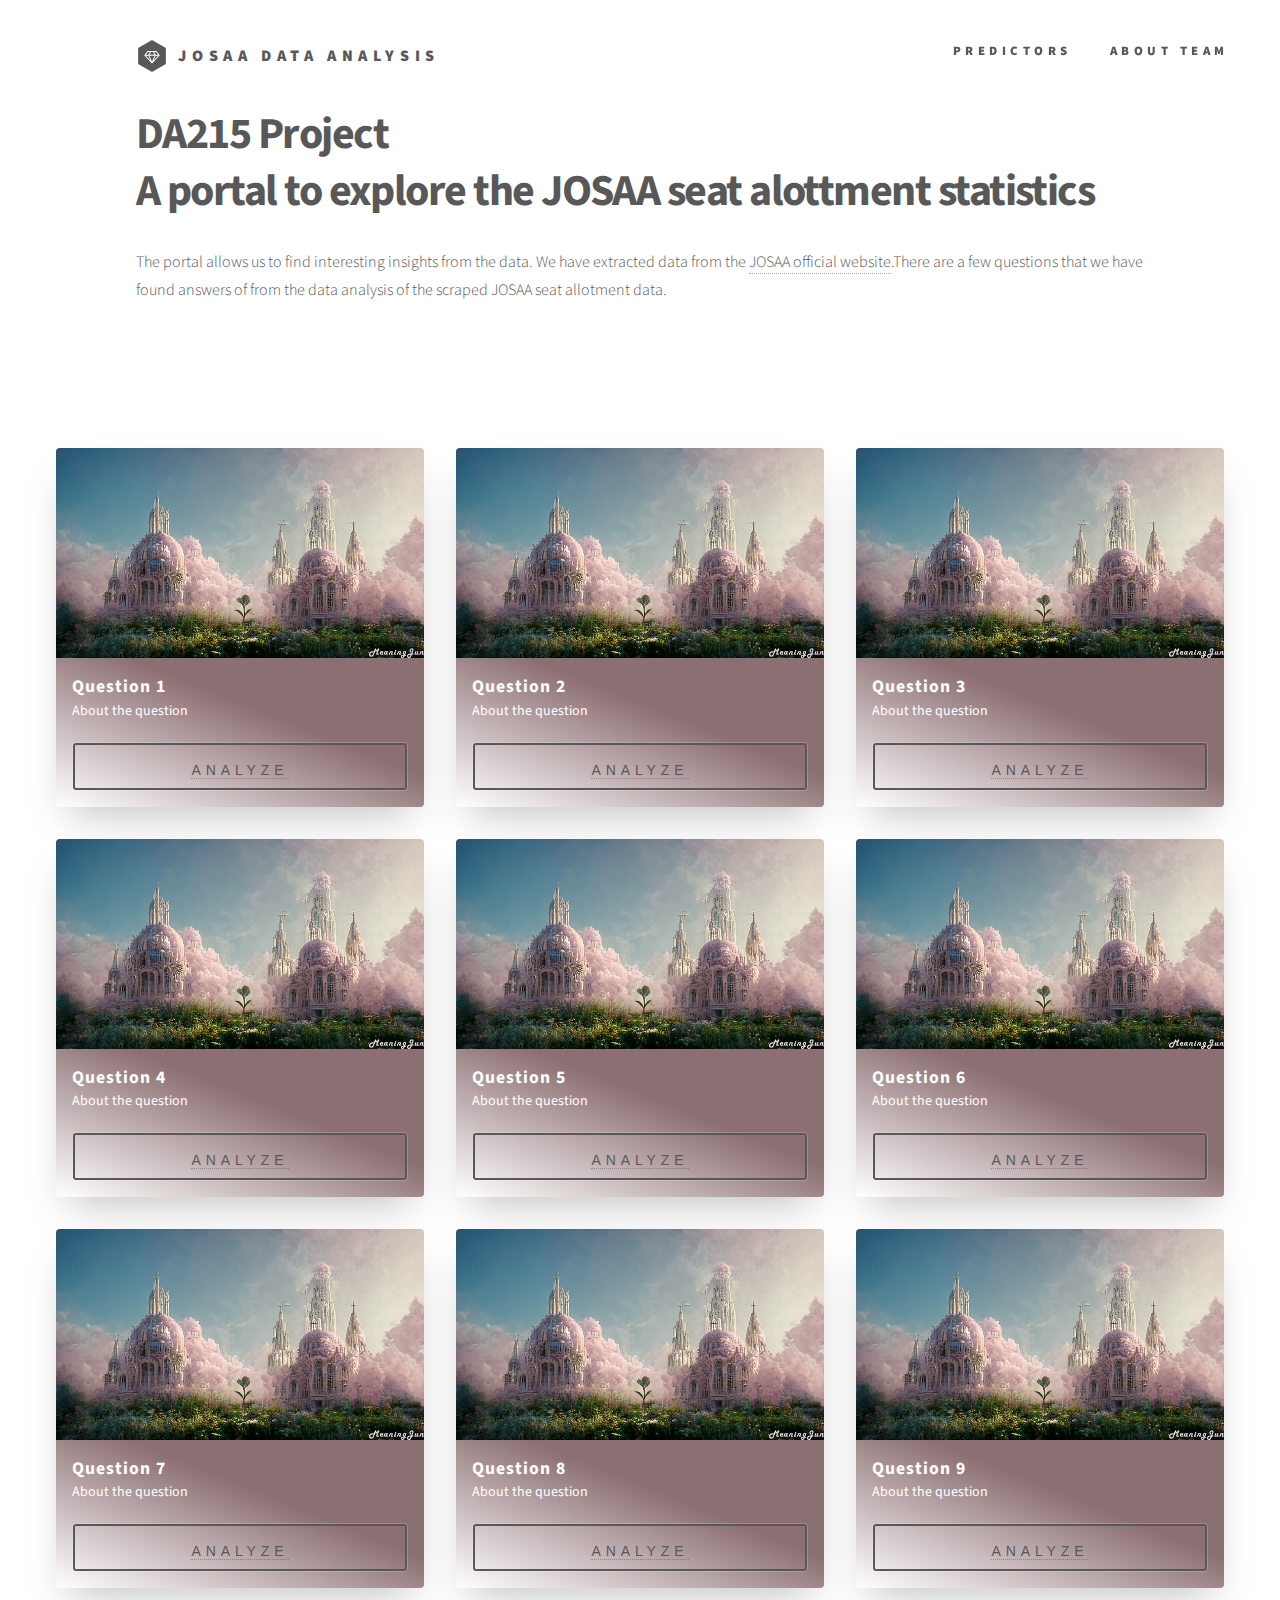
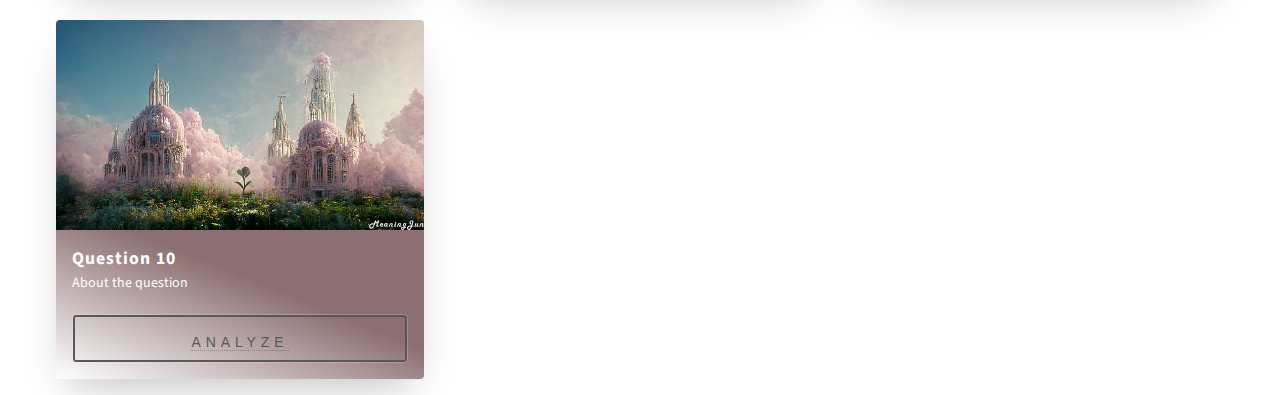
<file: 2questionsdone/index.html>
<!DOCTYPE HTML>

<html>
	<head>
		<title>JOSAA Analysis</title>
		<meta charset="utf-8" />
		<meta name="viewport" content="width=device-width, initial-scale=1, user-scalable=no" />
		<link rel="stylesheet" href="assets/css/main.css" />
		<noscript><link rel="stylesheet" href="assets/css/noscript.css" /></noscript>
	</head>
	<body class="is-preload">
		<!-- Wrapper -->
			<div id="wrapper">

				<!-- Header -->
					<header id="header">
						<div class="inner">

							<!-- Logo -->
								<a href="index.html" class="logo">
									<span class="symbol"><img src="images/logo.svg" alt="" /></span><span class="title">JOSAA DATA ANALYSIS</span>
								</a>

							<!-- Nav -->
								<!-- <nav>
									<ul>
										<li><a href="#menu">Menu</a></li>
									</ul>
								</nav> -->

							<!-- Navigation Bar -->
							<nav >
								<!-- <a href="try.html"><img class="navimg" src="images/cropped.png" width=50% height=50%></a> -->
								<div style = "float:right" >
									<ul>
										<li class="item"><a href="college-advisor.php">Predictors</a></li>
										<li class="item"><a href="team.html">About Team</a></li>
									</ul>
								</div>
							</nav>

						</div>
					</header>

				<!-- Menu -->
					<nav id="menu">
						<h2>Menu</h2>
						<ul>
							<li><a href="index.html">Home</a></li>
							<li><a href="generic.html">Meet The Team</a></li>
							<!-- <li><a href="generic.html">Tempus etiam</a></li>
							<li><a href="generic.html">Consequat dolor</a></li>
							<li><a href="elements.html">Elements</a></li> -->
						</ul>
					</nav>

				<!-- Main -->
					<div id="main">
						<div class="inner">
							<header>
								<h1>DA215 Project<br />
								A portal to explore the JOSAA seat alottment statistics</h1>
								<p>The portal allows us to find interesting insights from the data. We have extracted data from the <a href="http://josaa.admissions.nic.in/Applicant/seatallotmentresult/currentorcr.aspx">JOSAA official website</a>.There are a few questions that we have found answers of from the data analysis of the scraped JOSAA seat allotment data.</p>
							</header>




							<!-- <section class="tiles">
								<article class="style1">
									<span class="image">
										<img src="images/pic01.jpg" alt="" />
									</span>
									<a href="generic.html">
										<h2></h2>
										<div class="content">
											<p>About the question.</p>
										</div>
									</a>
								</article>
								<article class="style2">
									<span class="image">
										<img src="images/pic02.jpg" alt="" />
									</span>
									<a href="generic.html">
										<h2>Question 2</h2>
										<div class="content">
											<p>About the question.</p>
										</div>
									</a>
								</article>
								<article class="style3">
									<span class="image">
										<img src="images/pic03.jpg" alt="" />
									</span>
									<a href="generic.html">
										<h2>Question 3</h2>
										<div class="content">
											<p>About the question.</p>
										</div>
									</a>
								</article>
								<article class="style4">
									<span class="image">
										<img src="images/pic04.jpg" alt="" />
									</span>
									<a href="generic.html">
										<h2>Tempus</h2>
										<div class="content">
											<p>Sed nisl arcu euismod sit amet nisi lorem etiam dolor veroeros et feugiat.</p>
										</div>
									</a>
								</article>
								<article class="style5">
									<span class="image">
										<img src="images/pic05.jpg" alt="" />
									</span>
									<a href="generic.html">
										<h2>Aliquam</h2>
										<div class="content">
											<p>Sed nisl arcu euismod sit amet nisi lorem etiam dolor veroeros et feugiat.</p>
										</div>
									</a>
								</article>
								<article class="style6">
									<span class="image">
										<img src="images/pic06.jpg" alt="" />
									</span>
									<a href="generic.html">
										<h2>Veroeros</h2>
										<div class="content">
											<p>Sed nisl arcu euismod sit amet nisi lorem etiam dolor veroeros et feugiat.</p>
										</div>
									</a>
								</article>
								<article class="style2">
									<span class="image">
										<img src="images/pic07.jpg" alt="" />
									</span>
									<a href="generic.html">
										<h2>Ipsum</h2>
										<div class="content">
											<p>Sed nisl arcu euismod sit amet nisi lorem etiam dolor veroeros et feugiat.</p>
										</div>
									</a>
								</article>
								<article class="style3">
									<span class="image">
										<img src="images/pic08.jpg" alt="" />
									</span>
									<a href="generic.html">
										<h2>Dolor</h2>
										<div class="content">
											<p>Sed nisl arcu euismod sit amet nisi lorem etiam dolor veroeros et feugiat.</p>
										</div>
									</a>
								</article>
								<article class="style1">
									<span class="image">
										<img src="images/pic09.jpg" alt="" />
									</span>
									<a href="generic.html">
										<h2>Nullam</h2>
										<div class="content">
											<p>Sed nisl arcu euismod sit amet nisi lorem etiam dolor veroeros et feugiat.</p>
										</div>
									</a>
								</article>
								<article class="style5">
									<span class="image">
										<img src="images/pic10.jpg" alt="" />
									</span>
									<a href="generic.html">
										<h2>Ultricies</h2>
										<div class="content">
											<p>Sed nisl arcu euismod sit amet nisi lorem etiam dolor veroeros et feugiat.</p>
										</div>
									</a>
								</article>
								<article class="style6">
									<span class="image">
										<img src="images/pic11.jpg" alt="" />
									</span>
									<a href="generic.html">
										<h2>Dictum</h2>
										<div class="content">
											<p>Sed nisl arcu euismod sit amet nisi lorem etiam dolor veroeros et feugiat.</p>
										</div>
									</a>
								</article>
								<article class="style4">
									<span class="image">
										<img src="images/pic12.jpg" alt="" />
									</span>
									<a href="generic.html">
										<h2>Pretium</h2>
										<div class="content">
											<p>Sed nisl arcu euismod sit amet nisi lorem etiam dolor veroeros et feugiat.</p>
										</div>
									</a>
								</article>
							</section> -->
						</div>
					</div>

					<div class="recard">
						<!-- <h1>Responsive Card Grid Layout</h1> -->
						<ul class="cards">
						  <li class="cards_item">
							<div class="card">
							  <div class="card_image"><img src="images/img02.jpeg"></div>
							  <div class="card_content">
								<h2 class="card_title">Question 1</h2>
								<p class="card_text">About the question</p>
								<button class="btn card_btn"><a href = "question1.php">ANALYZE</a></button>
							  </div>
							</div>
						  </li>
						  <li class="cards_item">
							<div class="card">
							  <div class="card_image"><img src="images/img02.jpeg"></div>
							  <div class="card_content">
								<h2 class="card_title">Question 2</h2>
								<p class="card_text">About the question</p>
								<button class="btn card_btn"><a href = "question2.php">ANALYZE</a></button>
							  </div>
							</div>
						  </li>
						  <li class="cards_item">
							<div class="card">
							  <div class="card_image"><img src="images/img02.jpeg"></div>
							  <div class="card_content">
								<h2 class="card_title">Question 3</h2>
								<p class="card_text">About the question</p>
								<button class="btn card_btn"><a href = "question3.php">ANALYZE</a></button>
							  </div>
							</div>
						  </li>
						  <li class="cards_item">
							<div class="card">
							  <div class="card_image"><img src="images/img02.jpeg"></div>
							  <div class="card_content">
								<h2 class="card_title">Question 4</h2>
								<p class="card_text">About the question</p>
								<button class="btn card_btn"><a href = "question4.php">ANALYZE</a></button>
							  </div>
							</div>
						  </li>
						  <li class="cards_item">
							<div class="card">
							  <div class="card_image"><img src="images/img02.jpeg"></div>
							  <div class="card_content">
								<h2 class="card_title">Question 5</h2>
								<p class="card_text">About the question</p>
								<button class="btn card_btn"><a href = "question5.php">ANALYZE</a></button>
							  </div>
							</div>
						  </li>
						  <li class="cards_item">
							<div class="card">
							  <div class="card_image"><img src="images/img02.jpeg"></div>
							  <div class="card_content">
								<h2 class="card_title">Question 6</h2>
								<p class="card_text">About the question</p>
								<button class="btn card_btn"><a href = "question6.php">ANALYZE</a></button>
							  </div>
							</div>
						  </li>
						  <li class="cards_item">
							<div class="card">
							  <div class="card_image"><img src="images/img02.jpeg"></div>
							  <div class="card_content">
								<h2 class="card_title">Question 7</h2>
								<p class="card_text">About the question</p>
								<button class="btn card_btn"><a href = "question7.php">ANALYZE</a></button>
							  </div>
							</div>
						  </li>
						  <li class="cards_item">
							<div class="card">
							  <div class="card_image"><img src="images/img02.jpeg"></div>
							  <div class="card_content">
								<h2 class="card_title">Question 8</h2>
								<p class="card_text">About the question</p>
								<button class="btn card_btn"><a href = "question8.php">ANALYZE</a></button>
							  </div>
							</div>
						  </li>
						  <li class="cards_item">
							<div class="card">
							  <div class="card_image"><img src="images/img02.jpeg"></div>
							  <div class="card_content">
								<h2 class="card_title">Question 9</h2>
								<p class="card_text">About the question</p>
								<button class="btn card_btn"><a href = "question9.php">ANALYZE</a></button>
							  </div>
							</div>
						  </li>
						  <li class="cards_item">
							<div class="card">
							  <div class="card_image"><img src="images/img02.jpeg"></div>
							  <div class="card_content">
								<h2 class="card_title">Question 10</h2>
								<p class="card_text">About the question</p>
								<button class="btn card_btn"><a href = "question10.php">ANALYZE</a></button>
							  </div>
							</div>
						  </li>
						</ul>
					  </div>

				<!-- Footer -->
					<!-- <footer id="footer">
						<div class="inner">
							<section>
								<h2>Get in touch</h2>
								<form method="post" action="#">
									<div class="fields">
										<div class="field half">
											<input type="text" name="name" id="name" placeholder="Name" />
										</div>
										<div class="field half">
											<input type="email" name="email" id="email" placeholder="Email" />
										</div>
										<div class="field">
											<textarea name="message" id="message" placeholder="Message"></textarea>
										</div>
									</div>
									<ul class="actions">
										<li><input type="submit" value="Send" class="primary" /></li>
									</ul>
								</form>
							</section>
							<section>
								<h2>Follow</h2>
								<ul class="icons">
									<li><a href="#" class="icon brands style2 fa-twitter"><span class="label">Twitter</span></a></li>
									<li><a href="#" class="icon brands style2 fa-facebook-f"><span class="label">Facebook</span></a></li>
									<li><a href="#" class="icon brands style2 fa-instagram"><span class="label">Instagram</span></a></li>
									<li><a href="#" class="icon brands style2 fa-dribbble"><span class="label">Dribbble</span></a></li>
									<li><a href="#" class="icon brands style2 fa-github"><span class="label">GitHub</span></a></li>
									<li><a href="#" class="icon brands style2 fa-500px"><span class="label">500px</span></a></li>
									<li><a href="#" class="icon solid style2 fa-phone"><span class="label">Phone</span></a></li>
									<li><a href="#" class="icon solid style2 fa-envelope"><span class="label">Email</span></a></li>
								</ul>
							</section>
							<ul class="copyright">
								<li>&copy; Untitled. All rights reserved</li><li>Design: <a href="http://html5up.net">HTML5 UP</a></li>
							</ul>
						</div>
					</footer> -->

			</div>

		<!-- Scripts  -->
			<!-- <script src="assets/js/jquery.min.js"></script>
			<script src="assets/js/browser.min.js"></script>
			<script src="assets/js/breakpoints.min.js"></script>
			<script src="assets/js/util.js"></script>
			<script src="assets/js/main.js"></script> -->

	</body>
</html>
</file>
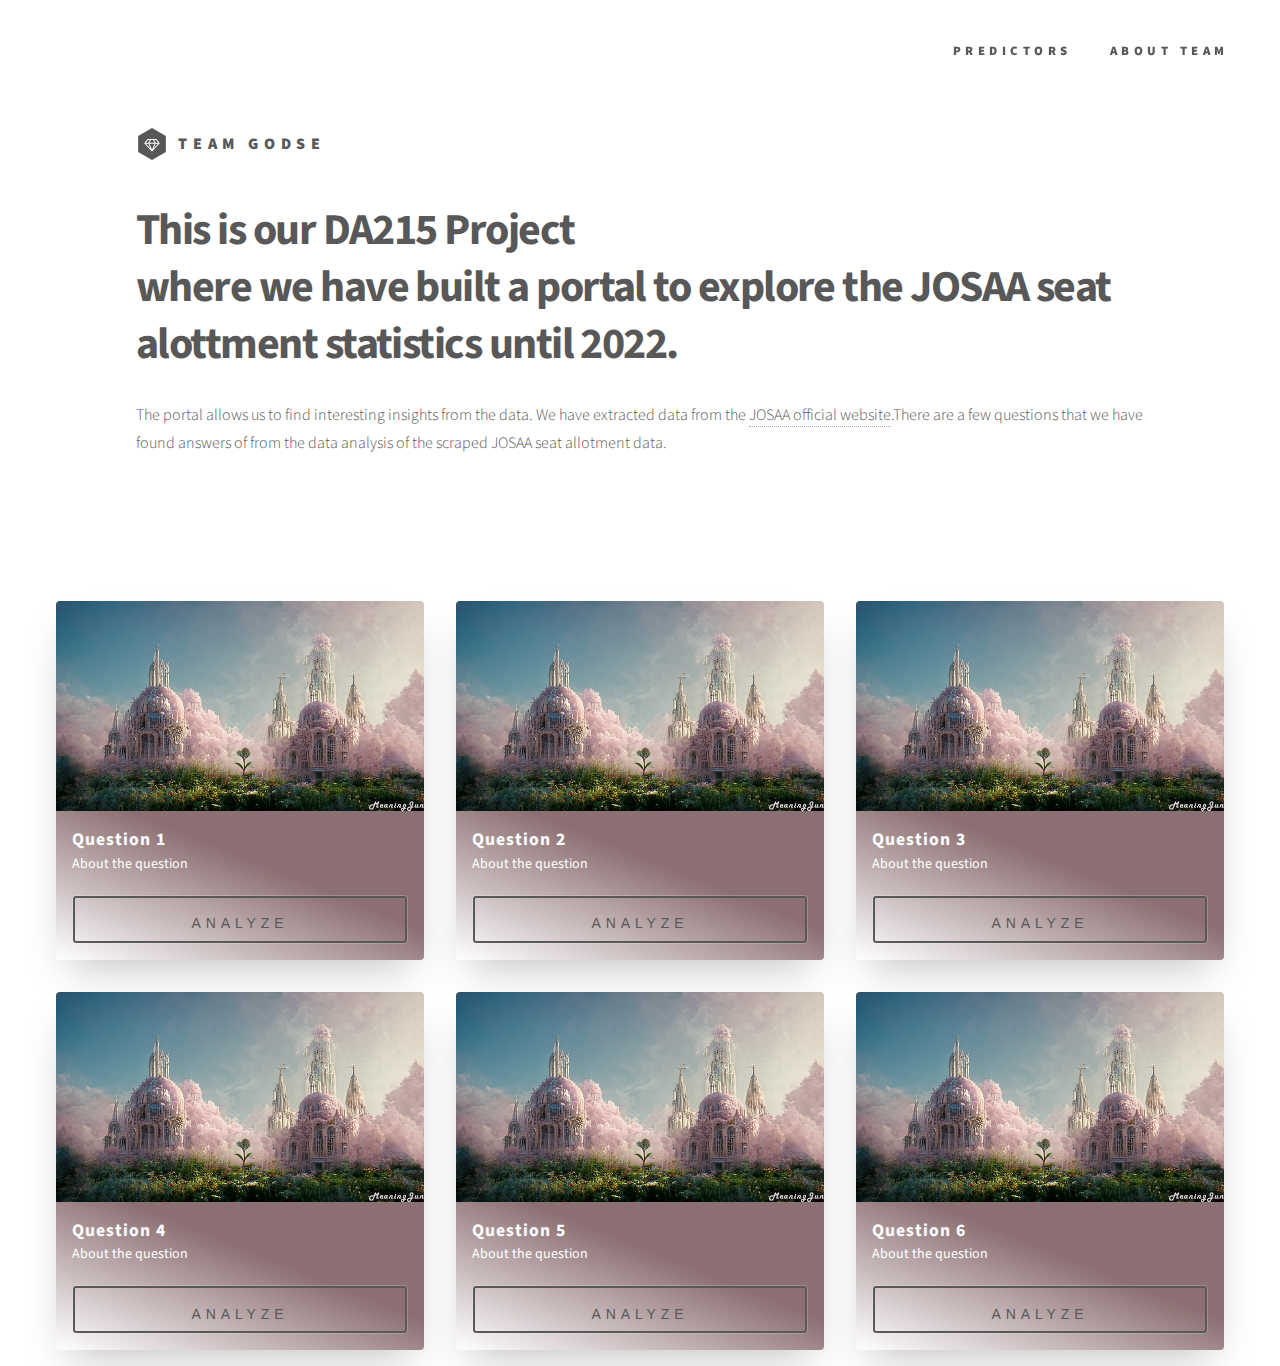
<file: home page/index.html>
<!DOCTYPE HTML>
<!--
	Phantom by HTML5 UP
	html5up.net | @ajlkn
	Free for personal and commercial use under the CCA 3.0 license (html5up.net/license)
-->
<html>
	<head>
		<title>JOSAA Analysis</title>
		<meta charset="utf-8" />
		<meta name="viewport" content="width=device-width, initial-scale=1, user-scalable=no" />
		<link rel="stylesheet" href="assets/css/main.css" />
		<noscript><link rel="stylesheet" href="assets/css/noscript.css" /></noscript>
	</head>
	<body class="is-preload">
		<!-- Wrapper -->
			<div id="wrapper">

				<!-- Header -->
					<header id="header">
						<div class="inner">

							<!-- Logo -->
								<a href="index.html" class="logo">
									<span class="symbol"><img src="images/logo.svg" alt="" /></span><span class="title">TEAM GODSE</span>
								</a>

							<!-- Nav -->
								<!-- <nav>
									<ul>
										<li><a href="#menu">Menu</a></li>
									</ul>
								</nav> -->

							<!-- Navigation Bar -->
							<nav >
								<!-- <a href="try.html"><img class="navimg" src="images/cropped.png" width=50% height=50%></a> -->
								<div style = "float:right" >
									<ul>
										<li class="item"><a href="predict.php">Predictors</a></li>
										<li class="item"><a href="team.html">About Team</a></li>
									</ul>
								</div>
							</nav>

						</div>
					</header>

				<!-- Menu -->
					<nav id="menu">
						<h2>Menu</h2>
						<ul>
							<li><a href="index.html">Home</a></li>
							<li><a href="generic.html">Meet The Team</a></li>
							<!-- <li><a href="generic.html">Tempus etiam</a></li>
							<li><a href="generic.html">Consequat dolor</a></li>
							<li><a href="elements.html">Elements</a></li> -->
						</ul>
					</nav>

				<!-- Main -->
					<div id="main">
						<div class="inner">
							<header>
								<h1>This is our DA215 Project<br />
								where we have built a portal to explore the JOSAA seat alottment statistics until 2022.</h1>
								<p>The portal allows us to find interesting insights from the data. We have extracted data from the <a href="http://josaa.admissions.nic.in/Applicant/seatallotmentresult/currentorcr.aspx">JOSAA official website</a>.There are a few questions that we have found answers of from the data analysis of the scraped JOSAA seat allotment data.</p>
							</header>




							<!-- <section class="tiles">
								<article class="style1">
									<span class="image">
										<img src="images/pic01.jpg" alt="" />
									</span>
									<a href="generic.html">
										<h2></h2>
										<div class="content">
											<p>About the question.</p>
										</div>
									</a>
								</article>
								<article class="style2">
									<span class="image">
										<img src="images/pic02.jpg" alt="" />
									</span>
									<a href="generic.html">
										<h2>Question 2</h2>
										<div class="content">
											<p>About the question.</p>
										</div>
									</a>
								</article>
								<article class="style3">
									<span class="image">
										<img src="images/pic03.jpg" alt="" />
									</span>
									<a href="generic.html">
										<h2>Question 3</h2>
										<div class="content">
											<p>About the question.</p>
										</div>
									</a>
								</article>
								<article class="style4">
									<span class="image">
										<img src="images/pic04.jpg" alt="" />
									</span>
									<a href="generic.html">
										<h2>Tempus</h2>
										<div class="content">
											<p>Sed nisl arcu euismod sit amet nisi lorem etiam dolor veroeros et feugiat.</p>
										</div>
									</a>
								</article>
								<article class="style5">
									<span class="image">
										<img src="images/pic05.jpg" alt="" />
									</span>
									<a href="generic.html">
										<h2>Aliquam</h2>
										<div class="content">
											<p>Sed nisl arcu euismod sit amet nisi lorem etiam dolor veroeros et feugiat.</p>
										</div>
									</a>
								</article>
								<article class="style6">
									<span class="image">
										<img src="images/pic06.jpg" alt="" />
									</span>
									<a href="generic.html">
										<h2>Veroeros</h2>
										<div class="content">
											<p>Sed nisl arcu euismod sit amet nisi lorem etiam dolor veroeros et feugiat.</p>
										</div>
									</a>
								</article>
								<article class="style2">
									<span class="image">
										<img src="images/pic07.jpg" alt="" />
									</span>
									<a href="generic.html">
										<h2>Ipsum</h2>
										<div class="content">
											<p>Sed nisl arcu euismod sit amet nisi lorem etiam dolor veroeros et feugiat.</p>
										</div>
									</a>
								</article>
								<article class="style3">
									<span class="image">
										<img src="images/pic08.jpg" alt="" />
									</span>
									<a href="generic.html">
										<h2>Dolor</h2>
										<div class="content">
											<p>Sed nisl arcu euismod sit amet nisi lorem etiam dolor veroeros et feugiat.</p>
										</div>
									</a>
								</article>
								<article class="style1">
									<span class="image">
										<img src="images/pic09.jpg" alt="" />
									</span>
									<a href="generic.html">
										<h2>Nullam</h2>
										<div class="content">
											<p>Sed nisl arcu euismod sit amet nisi lorem etiam dolor veroeros et feugiat.</p>
										</div>
									</a>
								</article>
								<article class="style5">
									<span class="image">
										<img src="images/pic10.jpg" alt="" />
									</span>
									<a href="generic.html">
										<h2>Ultricies</h2>
										<div class="content">
											<p>Sed nisl arcu euismod sit amet nisi lorem etiam dolor veroeros et feugiat.</p>
										</div>
									</a>
								</article>
								<article class="style6">
									<span class="image">
										<img src="images/pic11.jpg" alt="" />
									</span>
									<a href="generic.html">
										<h2>Dictum</h2>
										<div class="content">
											<p>Sed nisl arcu euismod sit amet nisi lorem etiam dolor veroeros et feugiat.</p>
										</div>
									</a>
								</article>
								<article class="style4">
									<span class="image">
										<img src="images/pic12.jpg" alt="" />
									</span>
									<a href="generic.html">
										<h2>Pretium</h2>
										<div class="content">
											<p>Sed nisl arcu euismod sit amet nisi lorem etiam dolor veroeros et feugiat.</p>
										</div>
									</a>
								</article>
							</section> -->
						</div>
					</div>

					<div class="recard">
						<!-- <h1>Responsive Card Grid Layout</h1> -->
						<ul class="cards">
						  <li class="cards_item">
							<div class="card">
							  <div class="card_image"><img src="images/img02.jpeg"></div>
							  <div class="card_content">
								<h2 class="card_title">Question 1</h2>
								<p class="card_text">About the question</p>
								<button class="btn card_btn">ANALYZE</button>
							  </div>
							</div>
						  </li>
						  <li class="cards_item">
							<div class="card">
							  <div class="card_image"><img src="images/img02.jpeg"></div>
							  <div class="card_content">
								<h2 class="card_title">Question 2</h2>
								<p class="card_text">About the question</p>
								<button class="btn card_btn">ANALYZE</button>
							  </div>
							</div>
						  </li>
						  <li class="cards_item">
							<div class="card">
							  <div class="card_image"><img src="images/img02.jpeg"></div>
							  <div class="card_content">
								<h2 class="card_title">Question 3</h2>
								<p class="card_text">About the question</p>
								<button class="btn card_btn">ANALYZE</button>
							  </div>
							</div>
						  </li>
						  <li class="cards_item">
							<div class="card">
							  <div class="card_image"><img src="images/img02.jpeg"></div>
							  <div class="card_content">
								<h2 class="card_title">Question 4</h2>
								<p class="card_text">About the question</p>
								<button class="btn card_btn">ANALYZE</button>
							  </div>
							</div>
						  </li>
						  <li class="cards_item">
							<div class="card">
							  <div class="card_image"><img src="images/img02.jpeg"></div>
							  <div class="card_content">
								<h2 class="card_title">Question 5</h2>
								<p class="card_text">About the question</p>
								<button class="btn card_btn">ANALYZE</button>
							  </div>
							</div>
						  </li>
						  <li class="cards_item">
							<div class="card">
							  <div class="card_image"><img src="images/img02.jpeg"></div>
							  <div class="card_content">
								<h2 class="card_title">Question 6</h2>
								<p class="card_text">About the question</p>
								<button class="btn card_btn">ANALYZE</button>
							  </div>
							</div>
						  </li>
						</ul>
					  </div>

				<!-- Footer -->
					<!-- <footer id="footer">
						<div class="inner">
							<section>
								<h2>Get in touch</h2>
								<form method="post" action="#">
									<div class="fields">
										<div class="field half">
											<input type="text" name="name" id="name" placeholder="Name" />
										</div>
										<div class="field half">
											<input type="email" name="email" id="email" placeholder="Email" />
										</div>
										<div class="field">
											<textarea name="message" id="message" placeholder="Message"></textarea>
										</div>
									</div>
									<ul class="actions">
										<li><input type="submit" value="Send" class="primary" /></li>
									</ul>
								</form>
							</section>
							<section>
								<h2>Follow</h2>
								<ul class="icons">
									<li><a href="#" class="icon brands style2 fa-twitter"><span class="label">Twitter</span></a></li>
									<li><a href="#" class="icon brands style2 fa-facebook-f"><span class="label">Facebook</span></a></li>
									<li><a href="#" class="icon brands style2 fa-instagram"><span class="label">Instagram</span></a></li>
									<li><a href="#" class="icon brands style2 fa-dribbble"><span class="label">Dribbble</span></a></li>
									<li><a href="#" class="icon brands style2 fa-github"><span class="label">GitHub</span></a></li>
									<li><a href="#" class="icon brands style2 fa-500px"><span class="label">500px</span></a></li>
									<li><a href="#" class="icon solid style2 fa-phone"><span class="label">Phone</span></a></li>
									<li><a href="#" class="icon solid style2 fa-envelope"><span class="label">Email</span></a></li>
								</ul>
							</section>
							<ul class="copyright">
								<li>&copy; Untitled. All rights reserved</li><li>Design: <a href="http://html5up.net">HTML5 UP</a></li>
							</ul>
						</div>
					</footer> -->

			</div>

		<!-- Scripts  -->
			<!-- <script src="assets/js/jquery.min.js"></script>
			<script src="assets/js/browser.min.js"></script>
			<script src="assets/js/breakpoints.min.js"></script>
			<script src="assets/js/util.js"></script>
			<script src="assets/js/main.js"></script> -->

	</body>
</html>
</file>
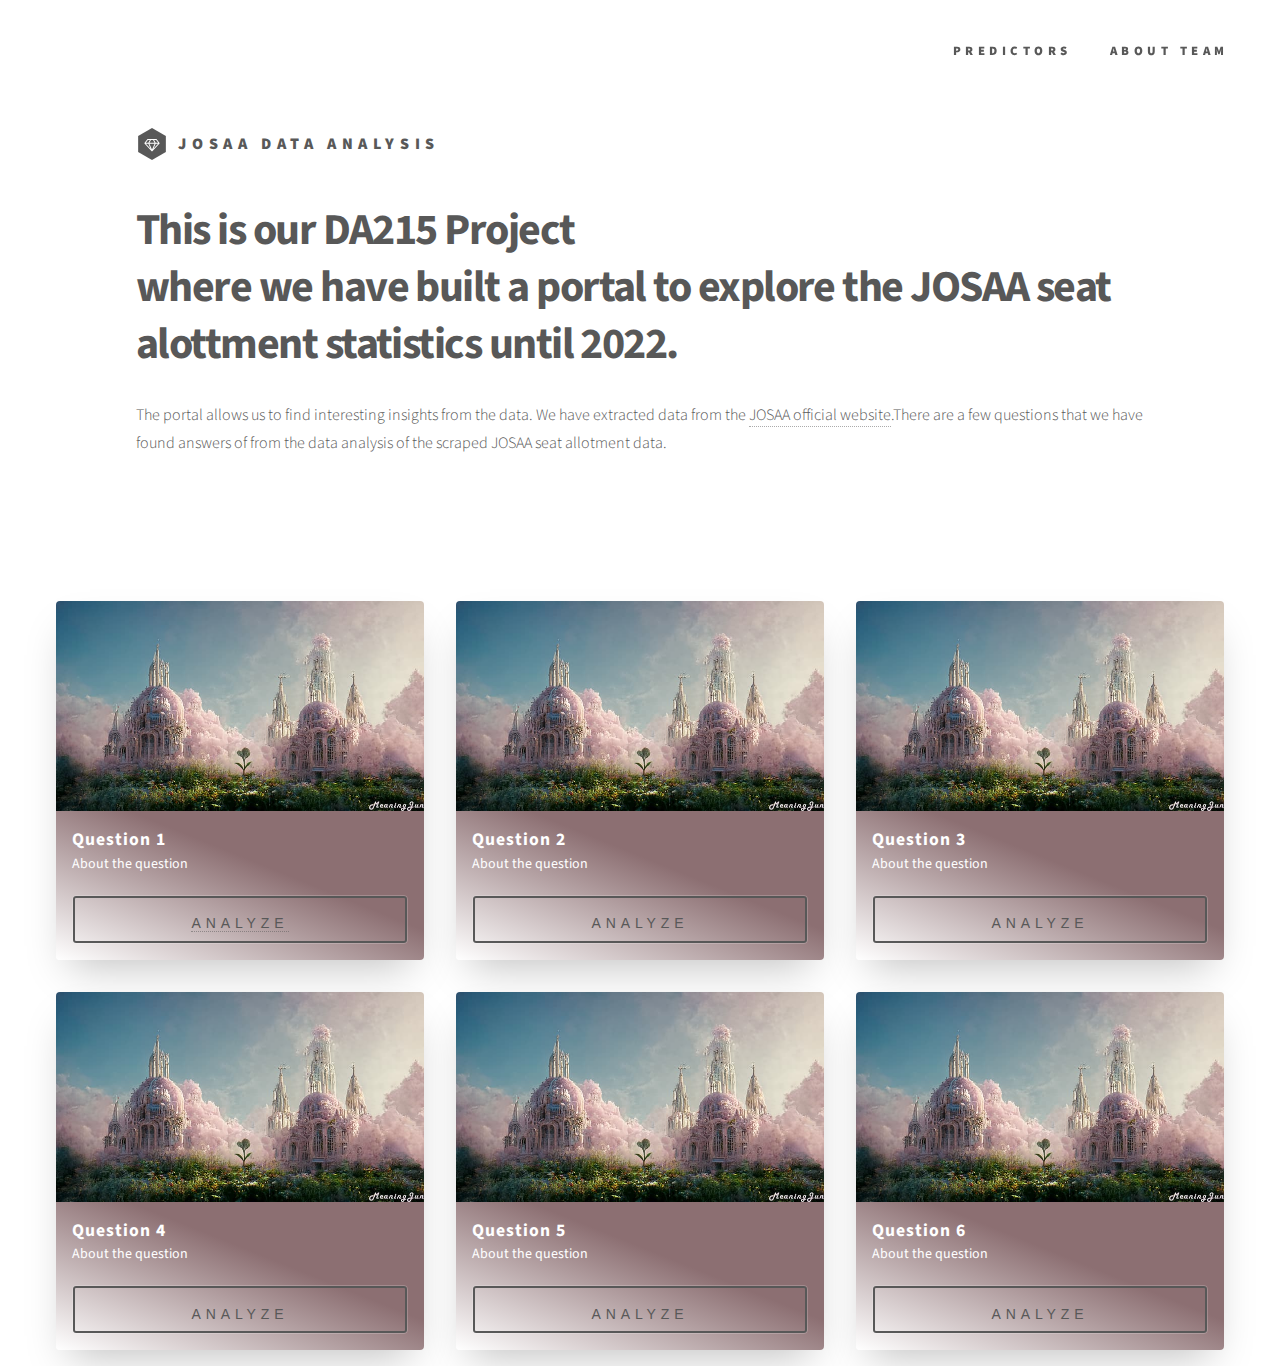
<file: homepage/index.html>
<!DOCTYPE HTML>

<html>
	<head>
		<title>JOSAA Analysis</title>
		<meta charset="utf-8" />
		<meta name="viewport" content="width=device-width, initial-scale=1, user-scalable=no" />
		<link rel="stylesheet" href="assets/css/main.css" />
		<noscript><link rel="stylesheet" href="assets/css/noscript.css" /></noscript>
	</head>
	<body class="is-preload">
		<!-- Wrapper -->
			<div id="wrapper">

				<!-- Header -->
					<header id="header">
						<div class="inner">

							<!-- Logo -->
								<a href="index.html" class="logo">
									<span class="symbol"><img src="images/logo.svg" alt="" /></span><span class="title">JOSAA DATA ANALYSIS</span>
								</a>

							<!-- Nav -->
								<!-- <nav>
									<ul>
										<li><a href="#menu">Menu</a></li>
									</ul>
								</nav> -->

							<!-- Navigation Bar -->
							<nav >
								<!-- <a href="try.html"><img class="navimg" src="images/cropped.png" width=50% height=50%></a> -->
								<div style = "float:right" >
									<ul>
										<li class="item"><a href="councelling_adviser.php">Predictors</a></li>
										<li class="item"><a href="team.html">About Team</a></li>
									</ul>
								</div>
							</nav>

						</div>
					</header>

				<!-- Menu -->
					<nav id="menu">
						<h2>Menu</h2>
						<ul>
							<li><a href="index.html">Home</a></li>
							<li><a href="generic.html">Meet The Team</a></li>
							<!-- <li><a href="generic.html">Tempus etiam</a></li>
							<li><a href="generic.html">Consequat dolor</a></li>
							<li><a href="elements.html">Elements</a></li> -->
						</ul>
					</nav>

				<!-- Main -->
					<div id="main">
						<div class="inner">
							<header>
								<h1>This is our DA215 Project<br />
								where we have built a portal to explore the JOSAA seat alottment statistics until 2022.</h1>
								<p>The portal allows us to find interesting insights from the data. We have extracted data from the <a href="http://josaa.admissions.nic.in/Applicant/seatallotmentresult/currentorcr.aspx">JOSAA official website</a>.There are a few questions that we have found answers of from the data analysis of the scraped JOSAA seat allotment data.</p>
							</header>




							<!-- <section class="tiles">
								<article class="style1">
									<span class="image">
										<img src="images/pic01.jpg" alt="" />
									</span>
									<a href="generic.html">
										<h2></h2>
										<div class="content">
											<p>About the question.</p>
										</div>
									</a>
								</article>
								<article class="style2">
									<span class="image">
										<img src="images/pic02.jpg" alt="" />
									</span>
									<a href="generic.html">
										<h2>Question 2</h2>
										<div class="content">
											<p>About the question.</p>
										</div>
									</a>
								</article>
								<article class="style3">
									<span class="image">
										<img src="images/pic03.jpg" alt="" />
									</span>
									<a href="generic.html">
										<h2>Question 3</h2>
										<div class="content">
											<p>About the question.</p>
										</div>
									</a>
								</article>
								<article class="style4">
									<span class="image">
										<img src="images/pic04.jpg" alt="" />
									</span>
									<a href="generic.html">
										<h2>Tempus</h2>
										<div class="content">
											<p>Sed nisl arcu euismod sit amet nisi lorem etiam dolor veroeros et feugiat.</p>
										</div>
									</a>
								</article>
								<article class="style5">
									<span class="image">
										<img src="images/pic05.jpg" alt="" />
									</span>
									<a href="generic.html">
										<h2>Aliquam</h2>
										<div class="content">
											<p>Sed nisl arcu euismod sit amet nisi lorem etiam dolor veroeros et feugiat.</p>
										</div>
									</a>
								</article>
								<article class="style6">
									<span class="image">
										<img src="images/pic06.jpg" alt="" />
									</span>
									<a href="generic.html">
										<h2>Veroeros</h2>
										<div class="content">
											<p>Sed nisl arcu euismod sit amet nisi lorem etiam dolor veroeros et feugiat.</p>
										</div>
									</a>
								</article>
								<article class="style2">
									<span class="image">
										<img src="images/pic07.jpg" alt="" />
									</span>
									<a href="generic.html">
										<h2>Ipsum</h2>
										<div class="content">
											<p>Sed nisl arcu euismod sit amet nisi lorem etiam dolor veroeros et feugiat.</p>
										</div>
									</a>
								</article>
								<article class="style3">
									<span class="image">
										<img src="images/pic08.jpg" alt="" />
									</span>
									<a href="generic.html">
										<h2>Dolor</h2>
										<div class="content">
											<p>Sed nisl arcu euismod sit amet nisi lorem etiam dolor veroeros et feugiat.</p>
										</div>
									</a>
								</article>
								<article class="style1">
									<span class="image">
										<img src="images/pic09.jpg" alt="" />
									</span>
									<a href="generic.html">
										<h2>Nullam</h2>
										<div class="content">
											<p>Sed nisl arcu euismod sit amet nisi lorem etiam dolor veroeros et feugiat.</p>
										</div>
									</a>
								</article>
								<article class="style5">
									<span class="image">
										<img src="images/pic10.jpg" alt="" />
									</span>
									<a href="generic.html">
										<h2>Ultricies</h2>
										<div class="content">
											<p>Sed nisl arcu euismod sit amet nisi lorem etiam dolor veroeros et feugiat.</p>
										</div>
									</a>
								</article>
								<article class="style6">
									<span class="image">
										<img src="images/pic11.jpg" alt="" />
									</span>
									<a href="generic.html">
										<h2>Dictum</h2>
										<div class="content">
											<p>Sed nisl arcu euismod sit amet nisi lorem etiam dolor veroeros et feugiat.</p>
										</div>
									</a>
								</article>
								<article class="style4">
									<span class="image">
										<img src="images/pic12.jpg" alt="" />
									</span>
									<a href="generic.html">
										<h2>Pretium</h2>
										<div class="content">
											<p>Sed nisl arcu euismod sit amet nisi lorem etiam dolor veroeros et feugiat.</p>
										</div>
									</a>
								</article>
							</section> -->
						</div>
					</div>

					<div class="recard">
						<!-- <h1>Responsive Card Grid Layout</h1> -->
						<ul class="cards">
						  <li class="cards_item">
							<div class="card">
							  <div class="card_image"><img src="images/img02.jpeg"></div>
							  <div class="card_content">
								<h2 class="card_title">Question 1</h2>
								<p class="card_text">About the question</p>
								<button class="btn card_btn"><a href = "question1.php">ANALYZE</a></button>
							  </div>
							</div>
						  </li>
						  <li class="cards_item">
							<div class="card">
							  <div class="card_image"><img src="images/img02.jpeg"></div>
							  <div class="card_content">
								<h2 class="card_title">Question 2</h2>
								<p class="card_text">About the question</p>
								<button class="btn card_btn">ANALYZE</button>
							  </div>
							</div>
						  </li>
						  <li class="cards_item">
							<div class="card">
							  <div class="card_image"><img src="images/img02.jpeg"></div>
							  <div class="card_content">
								<h2 class="card_title">Question 3</h2>
								<p class="card_text">About the question</p>
								<button class="btn card_btn">ANALYZE</button>
							  </div>
							</div>
						  </li>
						  <li class="cards_item">
							<div class="card">
							  <div class="card_image"><img src="images/img02.jpeg"></div>
							  <div class="card_content">
								<h2 class="card_title">Question 4</h2>
								<p class="card_text">About the question</p>
								<button class="btn card_btn">ANALYZE</button>
							  </div>
							</div>
						  </li>
						  <li class="cards_item">
							<div class="card">
							  <div class="card_image"><img src="images/img02.jpeg"></div>
							  <div class="card_content">
								<h2 class="card_title">Question 5</h2>
								<p class="card_text">About the question</p>
								<button class="btn card_btn">ANALYZE</button>
							  </div>
							</div>
						  </li>
						  <li class="cards_item">
							<div class="card">
							  <div class="card_image"><img src="images/img02.jpeg"></div>
							  <div class="card_content">
								<h2 class="card_title">Question 6</h2>
								<p class="card_text">About the question</p>
								<button class="btn card_btn">ANALYZE</button>
							  </div>
							</div>
						  </li>
						</ul>
					  </div>

				<!-- Footer -->
					<!-- <footer id="footer">
						<div class="inner">
							<section>
								<h2>Get in touch</h2>
								<form method="post" action="#">
									<div class="fields">
										<div class="field half">
											<input type="text" name="name" id="name" placeholder="Name" />
										</div>
										<div class="field half">
											<input type="email" name="email" id="email" placeholder="Email" />
										</div>
										<div class="field">
											<textarea name="message" id="message" placeholder="Message"></textarea>
										</div>
									</div>
									<ul class="actions">
										<li><input type="submit" value="Send" class="primary" /></li>
									</ul>
								</form>
							</section>
							<section>
								<h2>Follow</h2>
								<ul class="icons">
									<li><a href="#" class="icon brands style2 fa-twitter"><span class="label">Twitter</span></a></li>
									<li><a href="#" class="icon brands style2 fa-facebook-f"><span class="label">Facebook</span></a></li>
									<li><a href="#" class="icon brands style2 fa-instagram"><span class="label">Instagram</span></a></li>
									<li><a href="#" class="icon brands style2 fa-dribbble"><span class="label">Dribbble</span></a></li>
									<li><a href="#" class="icon brands style2 fa-github"><span class="label">GitHub</span></a></li>
									<li><a href="#" class="icon brands style2 fa-500px"><span class="label">500px</span></a></li>
									<li><a href="#" class="icon solid style2 fa-phone"><span class="label">Phone</span></a></li>
									<li><a href="#" class="icon solid style2 fa-envelope"><span class="label">Email</span></a></li>
								</ul>
							</section>
							<ul class="copyright">
								<li>&copy; Untitled. All rights reserved</li><li>Design: <a href="http://html5up.net">HTML5 UP</a></li>
							</ul>
						</div>
					</footer> -->

			</div>

		<!-- Scripts  -->
			<!-- <script src="assets/js/jquery.min.js"></script>
			<script src="assets/js/browser.min.js"></script>
			<script src="assets/js/breakpoints.min.js"></script>
			<script src="assets/js/util.js"></script>
			<script src="assets/js/main.js"></script> -->

	</body>
</html>
</file>
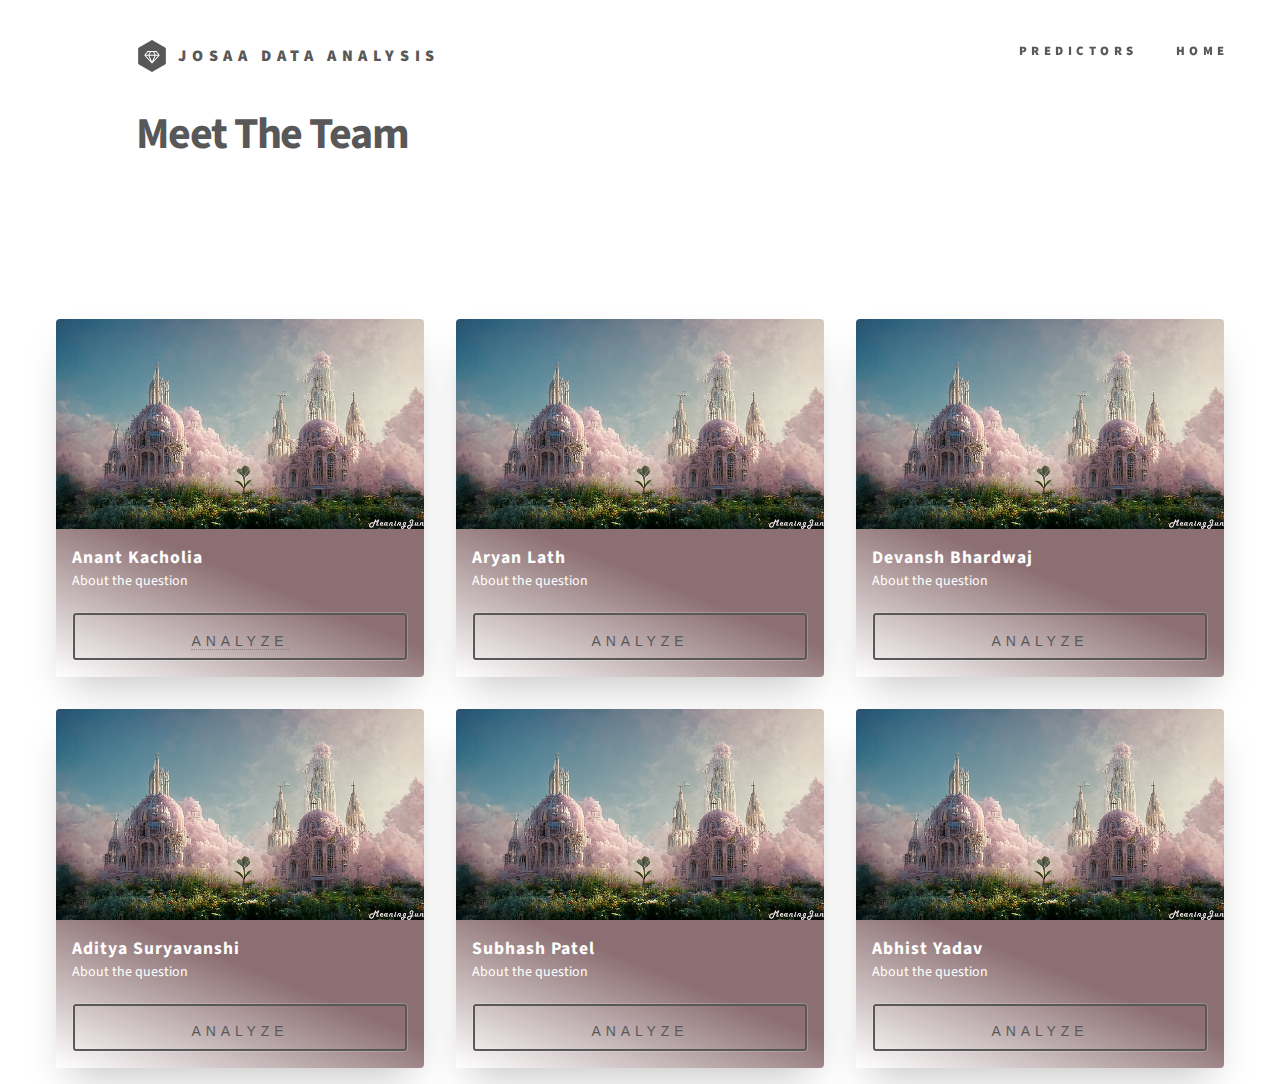
<file: 2questionsdone/mtt.html>
<!DOCTYPE HTML>

<html>
	<head>
		<title>JOSAA Analysis</title>
		<meta charset="utf-8" />
		<meta name="viewport" content="width=device-width, initial-scale=1, user-scalable=no" />
		<link rel="stylesheet" href="assets/css/main.css" />
		<noscript><link rel="stylesheet" href="assets/css/noscript.css" /></noscript>
	</head>
	<body class="is-preload">
		<!-- Wrapper -->
			<div id="wrapper">

				<!-- Header -->
					<header id="header">
						<div class="inner">

							<!-- Logo -->
								<a href="index.html" class="logo">
									<span class="symbol"><img src="images/logo.svg" alt="" /></span><span class="title">JOSAA DATA ANALYSIS</span>
								</a>

							<!-- Nav -->
								<!-- <nav>
									<ul>
										<li><a href="#menu">Menu</a></li>
									</ul>
								</nav> -->

							<!-- Navigation Bar -->
							<nav >
								<!-- <a href="try.html"><img class="navimg" src="images/cropped.png" width=50% height=50%></a> -->
								<div style = "float:right" >
									<ul>
										<li class="item"><a href="councelling_adviser.php">Predictors</a></li>
										<li class="item"><a href="index.html">Home</a></li>
									</ul>
								</div>
							</nav>

						</div>
					</header>

				<!-- Menu -->
					<nav id="menu">
						<h2>Menu</h2>
						<ul>
							<li><a href="index.html">Home</a></li>
							<li><a href="generic.html">Meet The Team</a></li>
							
						</ul>
					</nav>

				<!-- Main -->
					<div id="main">
						<div class="inner">
							<header class = "mtt">
								<h1>Meet The Team</h1>								
							</header>


						</div>
					</div>

					<div class="recard">
						<!-- <h1>Responsive Card Grid Layout</h1> -->
						<ul class="cards">
						  <li class="cards_item">
							<div class="card">
							  <div class="card_image"><img src="images/img02.jpeg"></div>
							  <div class="card_content">
								<h2 class="card_title">Anant Kacholia</h2>
								<p class="card_text">About the question</p>
								<button class="btn card_btn"><a href = "question1.php">ANALYZE</a></button>
							  </div>
							</div>
						  </li>
						  <li class="cards_item">
							<div class="card">
							  <div class="card_image"><img src="images/img02.jpeg"></div>
							  <div class="card_content">
								<h2 class="card_title">Aryan Lath</h2>
								<p class="card_text">About the question</p>
								<button class="btn card_btn">ANALYZE</button>
							  </div>
							</div>
						  </li>
						  <li class="cards_item">
							<div class="card">
							  <div class="card_image"><img src="images/img02.jpeg"></div>
							  <div class="card_content">
								<h2 class="card_title">Devansh Bhardwaj</h2>
								<p class="card_text">About the question</p>
								<button class="btn card_btn">ANALYZE</button>
							  </div>
							</div>
						  </li>
						  <li class="cards_item">
							<div class="card">
							  <div class="card_image"><img src="images/img02.jpeg"></div>
							  <div class="card_content">
								<h2 class="card_title">Aditya Suryavanshi</h2>
								<p class="card_text">About the question</p>
								<button class="btn card_btn">ANALYZE</button>
							  </div>
							</div>
						  </li>
						  <li class="cards_item">
							<div class="card">
							  <div class="card_image"><img src="images/img02.jpeg"></div>
							  <div class="card_content">
								<h2 class="card_title">Subhash Patel</h2>
								<p class="card_text">About the question</p>
								<button class="btn card_btn">ANALYZE</button>
							  </div>
							</div>
						  </li>
						  <li class="cards_item">
							<div class="card">
							  <div class="card_image"><img src="images/img02.jpeg"></div>
							  <div class="card_content">
								<h2 class="card_title">Abhist Yadav</h2>
								<p class="card_text">About the question</p>
								<button class="btn card_btn">ANALYZE</button>
							  </div>
							</div>
						  </li>
						</ul>
					  </div>

				

			</div>

		

	</body>
</html>
</file>
<file: 2questionsdone/assets/css/noscript.css>
/*
	Phantom by HTML5 UP
	html5up.net | @ajlkn
	Free for personal and commercial use under the CCA 3.0 license (html5up.net/license)
*/

/* Tiles */

	body.is-preload .tiles article {
		-moz-transform: none;
		-webkit-transform: none;
		-ms-transform: none;
		transform: none;
		opacity: 1;
	}

	.DIV3 {
		align-content: center;
	}
</file>
<file: home page/assets/css/noscript.css>
/*
	Phantom by HTML5 UP
	html5up.net | @ajlkn
	Free for personal and commercial use under the CCA 3.0 license (html5up.net/license)
*/

/* Tiles */

	body.is-preload .tiles article {
		-moz-transform: none;
		-webkit-transform: none;
		-ms-transform: none;
		transform: none;
		opacity: 1;
	}
</file>
<file: homepage/assets/css/noscript.css>
/*
	Phantom by HTML5 UP
	html5up.net | @ajlkn
	Free for personal and commercial use under the CCA 3.0 license (html5up.net/license)
*/

/* Tiles */

	body.is-preload .tiles article {
		-moz-transform: none;
		-webkit-transform: none;
		-ms-transform: none;
		transform: none;
		opacity: 1;
	}

	.DIV3 {
		align-content: center;
	}
</file>
<file: 2questionsdone/assets/css/main.css>
@import url(fontawesome-all.min.css);
@import url("https://fonts.googleapis.com/css?family=Source+Sans+Pro:300,700,900");

/*
	Phantom by HTML5 UP
	html5up.net | @ajlkn
	Free for personal and commercial use under the CCA 3.0 license (html5up.net/license)
*/

html, body, div, span, applet, object,
iframe, h1, h2, h3, h4, h5, h6, p, blockquote,
pre, a, abbr, acronym, address, big, cite,
code, del, dfn, em, img, ins, kbd, q, s, samp,
small, strike, strong, sub, sup, tt, var, b,
u, i, center, dl, dt, dd, ol, ul, li, fieldset,
form, label, legend, table, caption, tbody,
tfoot, thead, tr, th, td, article, aside,
canvas, details, embed, figure, figcaption,
footer, header, hgroup, menu, nav, output, ruby,
section, summary, time, mark, audio, video {
	margin: 0;
	padding: 0;
	border: 0;
	font-size: 100%;
	font: inherit;
	vertical-align: baseline;}

article, aside, details, figcaption, figure,
footer, header, hgroup, menu, nav, section {
	display: block;}

body {
	line-height: 1;
}

ol, ul {
	list-style: none;
}

/* predictor css */
.rank{
	width: 90%;
	margin: 0 auto;
}

.cat{
	margin-left: 5%;
	width: 90%;
	margin-top: 1%;
}
.cat_inp:active{
	/* margin-bottom: ; */
}
.gap{
	margin-top: 2%;
	margin-left: 25%;
}


/* predictor css */


blockquote, q {
	quotes: none;
}

	blockquote:before, blockquote:after, q:before, q:after {
		content: '';
		content: none;
	}

table {
	border-collapse: collapse;
	border-spacing: 0;
}

body {
	-webkit-text-size-adjust: none;
}

mark {
	background-color: transparent;
	color: inherit;
}

input::-moz-focus-inner {
	border: 0;
	padding: 0;
}

input, select, textarea {
	-moz-appearance: none;
	-webkit-appearance: none;
	-ms-appearance: none;
	appearance: none;
}

/* Basic */

	@-ms-viewport {
		width: device-width;
	}

	body {
		-ms-overflow-style: scrollbar;
	}

	@media screen and (max-width: 480px) {

		html, body {
			min-width: 320px;
		}

	}

	html {
		box-sizing: border-box;
	}

	*, *:before, *:after {
		box-sizing: inherit;
	}

	body {
		background: #ffffff;
	}

		body.is-preload *, body.is-preload *:before, body.is-preload *:after {
			-moz-animation: none !important;
			-webkit-animation: none !important;
			-ms-animation: none !important;
			animation: none !important;
			-moz-transition: none !important;
			-webkit-transition: none !important;
			-ms-transition: none !important;
			transition: none !important;
		}

/* Type */

	body, input, select, textarea {
		color: #585858;
		font-family: "Source Sans Pro", Helvetica, sans-serif;
		font-size: 16pt;
		font-weight: 300;
		line-height: 1.75;
	}

		@media screen and (max-width: 1680px) {

			body, input, select, textarea {
				font-size: 14pt;
			}

		}

		@media screen and (max-width: 1280px) {

			body, input, select, textarea {
				font-size: 12pt;
			}

		}

	a {
		-moz-transition: border-bottom-color 0.2s ease, color 0.2s ease;
		-webkit-transition: border-bottom-color 0.2s ease, color 0.2s ease;
		-ms-transition: border-bottom-color 0.2s ease, color 0.2s ease;
		transition: border-bottom-color 0.2s ease, color 0.2s ease;
		text-decoration: none;
		color: #585858;
		border-bottom: dotted 1px rgba(88, 88, 88, 0.5);
	}

		a:hover {
			border-bottom-color: transparent;
			color: #f2849e !important;
		}

	strong, b {
		font-weight: 900;
	}

	em, i {
		font-style: italic;
	}

	p {
		margin: 0 0 2em 0;
	}

	h1 {
		font-size: 2.75em;
		font-weight: 700;
		line-height: 1.3;
		margin: 0 0 1em 0;
		letter-spacing: -0.035em;
		/* text-align: center; */
	}

	h1.mtt{
		font-size: 2.75em;
		font-weight: 700;
		line-height: 1.3;
		margin: 0 0 1em 0;
		letter-spacing: -0.035em;
		text-align: center;
	}

		h1 a {
			color: inherit;
		}

		@media screen and (max-width: 736px) {

			h1 {
				font-size: 2em;
				margin: 0 0 1em 0;
			}

		}

		@media screen and (max-width: 360px) {

			h1 {
				font-size: 1.75em;
			}

		}

	h2, h3, h4, h5, h6 {
		font-weight: 900;
		line-height: 1.5;
		margin: 0 0 2em 0;
		text-transform: uppercase;
		letter-spacing: 0.35em;
	}

		h2 a, h3 a, h4 a, h5 a, h6 a {
			color: inherit;
		}

	h2 {
		font-size: 1.1em;
	}

	h3 {
		font-size: 1em;
	}

	h4 {
		font-size: 0.8em;
	}

	h5 {
		font-size: 0.8em;
	}

	h6 {
		font-size: 0.8em;
	}

	@media screen and (max-width: 980px) {

		h1 br, h2 br, h3 br, h4 br, h5 br, h6 br {
			display: none;
		}

	}

	@media screen and (max-width: 736px) {

		h2 {
			font-size: 1em;
		}

		h3 {
			font-size: 0.8em;
		}

	}

	sub {
		font-size: 0.8em;
		position: relative;
		top: 0.5em;
	}

	sup {
		font-size: 0.8em;
		position: relative;
		top: -0.5em;
	}

	blockquote {
		border-left: solid 4px #c9c9c9;
		font-style: italic;
		margin: 0 0 2em 0;
		padding: 0.5em 0 0.5em 2em;
	}

	code {
		background: rgba(144, 144, 144, 0.075);
		border-radius: 4px;
		border: solid 1px #c9c9c9;
		font-family: "Courier New", monospace;
		font-size: 0.9em;
		margin: 0 0.25em;
		padding: 0.25em 0.65em;
	}

	pre {
		-webkit-overflow-scrolling: touch;
		font-family: "Courier New", monospace;
		font-size: 0.9em;
		margin: 0 0 2em 0;
	}

		pre code {
			display: block;
			line-height: 1.75;
			padding: 1em 1.5em;
			overflow-x: auto;
		}

	hr {
		border: 0;
		border-bottom: solid 1px #c9c9c9;
		margin: 2em 0;
	}

		hr.major {
			margin: 3em 0;
		}

	.align-left {
		text-align: left;
	}

	.align-center {
		text-align: center;
	}

	.align-right {
		text-align: right;
	}

/* Row */

	.row {
		display: flex;
		flex-wrap: wrap;
		box-sizing: border-box;
		align-items: stretch;
	}

		.row > * {
			box-sizing: border-box;
		}

		.row.gtr-uniform > * > :last-child {
			margin-bottom: 0;
		}

		.row.aln-left {
			justify-content: flex-start;
		}

		.row.aln-center {
			justify-content: center;
		}

		.row.aln-right {
			justify-content: flex-end;
		}

		.row.aln-top {
			align-items: flex-start;
		}

		.row.aln-middle {
			align-items: center;
		}

		.row.aln-bottom {
			align-items: flex-end;
		}

		.row > .imp {
			order: -1;
		}

		.row > .col-1 {
			width: 8.33333%;
		}

		.row > .off-1 {
			margin-left: 8.33333%;
		}

		.row > .col-2 {
			width: 16.66667%;
		}

		.row > .off-2 {
			margin-left: 16.66667%;
		}

		.row > .col-3 {
			width: 25%;
		}

		.row > .off-3 {
			margin-left: 25%;
		}

		.row > .col-4 {
			width: 33.33333%;
		}

		.row > .off-4 {
			margin-left: 33.33333%;
		}

		.row > .col-5 {
			width: 41.66667%;
		}

		.row > .off-5 {
			margin-left: 41.66667%;
		}

		.row > .col-6 {
			width: 50%;
		}

		.row > .off-6 {
			margin-left: 50%;
		}

		.row > .col-7 {
			width: 58.33333%;
		}

		.row > .off-7 {
			margin-left: 58.33333%;
		}

		.row > .col-8 {
			width: 66.66667%;
		}

		.row > .off-8 {
			margin-left: 66.66667%;
		}

		.row > .col-9 {
			width: 75%;
		}

		.row > .off-9 {
			margin-left: 75%;
		}

		.row > .col-10 {
			width: 83.33333%;
		}

		.row > .off-10 {
			margin-left: 83.33333%;
		}

		.row > .col-11 {
			width: 91.66667%;
		}

		.row > .off-11 {
			margin-left: 91.66667%;
		}

		.row > .col-12 {
			width: 100%;
		}

		.row > .off-12 {
			margin-left: 100%;
		}

		.row.gtr-0 {
			margin-top: 0;
			margin-left: 0em;
		}

			.row.gtr-0 > * {
				padding: 0 0 0 0em;
			}

			.row.gtr-0.gtr-uniform {
				margin-top: 0em;
			}

				.row.gtr-0.gtr-uniform > * {
					padding-top: 0em;
				}

		.row.gtr-25 {
			margin-top: 0;
			margin-left: -0.5em;
		}

			.row.gtr-25 > * {
				padding: 0 0 0 0.5em;
			}

			.row.gtr-25.gtr-uniform {
				margin-top: -0.5em;
			}

				.row.gtr-25.gtr-uniform > * {
					padding-top: 0.5em;
				}

		.row.gtr-50 {
			margin-top: 0;
			margin-left: -1em;
		}

			.row.gtr-50 > * {
				padding: 0 0 0 1em;
			}

			.row.gtr-50.gtr-uniform {
				margin-top: -1em;
			}

				.row.gtr-50.gtr-uniform > * {
					padding-top: 1em;
				}

		.row {
			margin-top: 0;
			margin-left: -2em;
		}

			.row > * {
				padding: 0 0 0 2em;
			}

			.row.gtr-uniform {
				margin-top: -2em;
			}

				.row.gtr-uniform > * {
					padding-top: 2em;
				}

		.row.gtr-150 {
			margin-top: 0;
			margin-left: -3em;
		}

			.row.gtr-150 > * {
				padding: 0 0 0 3em;
			}

			.row.gtr-150.gtr-uniform {
				margin-top: -3em;
			}

				.row.gtr-150.gtr-uniform > * {
					padding-top: 3em;
				}

		.row.gtr-200 {
			margin-top: 0;
			margin-left: -4em;
		}

			.row.gtr-200 > * {
				padding: 0 0 0 4em;
			}

			.row.gtr-200.gtr-uniform {
				margin-top: -4em;
			}

				.row.gtr-200.gtr-uniform > * {
					padding-top: 4em;
				}

		@media screen and (max-width: 1680px) {

			.row {
				display: flex;
				flex-wrap: wrap;
				box-sizing: border-box;
				align-items: stretch;
			}

				.row > * {
					box-sizing: border-box;
				}

				.row.gtr-uniform > * > :last-child {
					margin-bottom: 0;
				}

				.row.aln-left {
					justify-content: flex-start;
				}

				.row.aln-center {
					justify-content: center;
				}

				.row.aln-right {
					justify-content: flex-end;
				}

				.row.aln-top {
					align-items: flex-start;
				}

				.row.aln-middle {
					align-items: center;
				}

				.row.aln-bottom {
					align-items: flex-end;
				}

				.row > .imp-xlarge {
					order: -1;
				}

				.row > .col-1-xlarge {
					width: 8.33333%;
				}

				.row > .off-1-xlarge {
					margin-left: 8.33333%;
				}

				.row > .col-2-xlarge {
					width: 16.66667%;
				}

				.row > .off-2-xlarge {
					margin-left: 16.66667%;
				}

				.row > .col-3-xlarge {
					width: 25%;
				}

				.row > .off-3-xlarge {
					margin-left: 25%;
				}

				.row > .col-4-xlarge {
					width: 33.33333%;
				}

				.row > .off-4-xlarge {
					margin-left: 33.33333%;
				}

				.row > .col-5-xlarge {
					width: 41.66667%;
				}

				.row > .off-5-xlarge {
					margin-left: 41.66667%;
				}

				.row > .col-6-xlarge {
					width: 50%;
				}

				.row > .off-6-xlarge {
					margin-left: 50%;
				}

				.row > .col-7-xlarge {
					width: 58.33333%;
				}

				.row > .off-7-xlarge {
					margin-left: 58.33333%;
				}

				.row > .col-8-xlarge {
					width: 66.66667%;
				}

				.row > .off-8-xlarge {
					margin-left: 66.66667%;
				}

				.row > .col-9-xlarge {
					width: 75%;
				}

				.row > .off-9-xlarge {
					margin-left: 75%;
				}

				.row > .col-10-xlarge {
					width: 83.33333%;
				}

				.row > .off-10-xlarge {
					margin-left: 83.33333%;
				}

				.row > .col-11-xlarge {
					width: 91.66667%;
				}

				.row > .off-11-xlarge {
					margin-left: 91.66667%;
				}

				.row > .col-12-xlarge {
					width: 100%;
				}

				.row > .off-12-xlarge {
					margin-left: 100%;
				}

				.row.gtr-0 {
					margin-top: 0;
					margin-left: 0em;
				}

					.row.gtr-0 > * {
						padding: 0 0 0 0em;
					}

					.row.gtr-0.gtr-uniform {
						margin-top: 0em;
					}

						.row.gtr-0.gtr-uniform > * {
							padding-top: 0em;
						}

				.row.gtr-25 {
					margin-top: 0;
					margin-left: -0.5em;
				}

					.row.gtr-25 > * {
						padding: 0 0 0 0.5em;
					}

					.row.gtr-25.gtr-uniform {
						margin-top: -0.5em;
					}

						.row.gtr-25.gtr-uniform > * {
							padding-top: 0.5em;
						}

				.row.gtr-50 {
					margin-top: 0;
					margin-left: -1em;
				}

					.row.gtr-50 > * {
						padding: 0 0 0 1em;
					}

					.row.gtr-50.gtr-uniform {
						margin-top: -1em;
					}

						.row.gtr-50.gtr-uniform > * {
							padding-top: 1em;
						}

				.row {
					margin-top: 0;
					margin-left: -2em;
				}

					.row > * {
						padding: 0 0 0 2em;
					}

					.row.gtr-uniform {
						margin-top: -2em;
					}

						.row.gtr-uniform > * {
							padding-top: 2em;
						}

				.row.gtr-150 {
					margin-top: 0;
					margin-left: -3em;
				}

					.row.gtr-150 > * {
						padding: 0 0 0 3em;
					}

					.row.gtr-150.gtr-uniform {
						margin-top: -3em;
					}

						.row.gtr-150.gtr-uniform > * {
							padding-top: 3em;
						}

				.row.gtr-200 {
					margin-top: 0;
					margin-left: -4em;
				}

					.row.gtr-200 > * {
						padding: 0 0 0 4em;
					}

					.row.gtr-200.gtr-uniform {
						margin-top: -4em;
					}

						.row.gtr-200.gtr-uniform > * {
							padding-top: 4em;
						}

		}

		@media screen and (max-width: 1280px) {

			.row {
				display: flex;
				flex-wrap: wrap;
				box-sizing: border-box;
				align-items: stretch;
			}

				.row > * {
					box-sizing: border-box;
				}

				.row.gtr-uniform > * > :last-child {
					margin-bottom: 0;
				}

				.row.aln-left {
					justify-content: flex-start;
				}

				.row.aln-center {
					justify-content: center;
				}

				.row.aln-right {
					justify-content: flex-end;
				}

				.row.aln-top {
					align-items: flex-start;
				}

				.row.aln-middle {
					align-items: center;
				}

				.row.aln-bottom {
					align-items: flex-end;
				}

				.row > .imp-large {
					order: -1;
				}

				.row > .col-1-large {
					width: 8.33333%;
				}

				.row > .off-1-large {
					margin-left: 8.33333%;
				}

				.row > .col-2-large {
					width: 16.66667%;
				}

				.row > .off-2-large {
					margin-left: 16.66667%;
				}

				.row > .col-3-large {
					width: 25%;
				}

				.row > .off-3-large {
					margin-left: 25%;
				}

				.row > .col-4-large {
					width: 33.33333%;
				}

				.row > .off-4-large {
					margin-left: 33.33333%;
				}

				.row > .col-5-large {
					width: 41.66667%;
				}

				.row > .off-5-large {
					margin-left: 41.66667%;
				}

				.row > .col-6-large {
					width: 50%;
				}

				.row > .off-6-large {
					margin-left: 50%;
				}

				.row > .col-7-large {
					width: 58.33333%;
				}

				.row > .off-7-large {
					margin-left: 58.33333%;
				}

				.row > .col-8-large {
					width: 66.66667%;
				}

				.row > .off-8-large {
					margin-left: 66.66667%;
				}

				.row > .col-9-large {
					width: 75%;
				}

				.row > .off-9-large {
					margin-left: 75%;
				}

				.row > .col-10-large {
					width: 83.33333%;
				}

				.row > .off-10-large {
					margin-left: 83.33333%;
				}

				.row > .col-11-large {
					width: 91.66667%;
				}

				.row > .off-11-large {
					margin-left: 91.66667%;
				}

				.row > .col-12-large {
					width: 100%;
				}

				.row > .off-12-large {
					margin-left: 100%;
				}

				.row.gtr-0 {
					margin-top: 0;
					margin-left: 0em;
				}

					.row.gtr-0 > * {
						padding: 0 0 0 0em;
					}

					.row.gtr-0.gtr-uniform {
						margin-top: 0em;
					}

						.row.gtr-0.gtr-uniform > * {
							padding-top: 0em;
						}

				.row.gtr-25 {
					margin-top: 0;
					margin-left: -0.5em;
				}

					.row.gtr-25 > * {
						padding: 0 0 0 0.5em;
					}

					.row.gtr-25.gtr-uniform {
						margin-top: -0.5em;
					}

						.row.gtr-25.gtr-uniform > * {
							padding-top: 0.5em;
						}

				.row.gtr-50 {
					margin-top: 0;
					margin-left: -1em;
				}

					.row.gtr-50 > * {
						padding: 0 0 0 1em;
					}

					.row.gtr-50.gtr-uniform {
						margin-top: -1em;
					}

						.row.gtr-50.gtr-uniform > * {
							padding-top: 1em;
						}

				.row {
					margin-top: 0;
					margin-left: -2em;
				}

					.row > * {
						padding: 0 0 0 2em;
					}

					.row.gtr-uniform {
						margin-top: -2em;
					}

						.row.gtr-uniform > * {
							padding-top: 2em;
						}

				.row.gtr-150 {
					margin-top: 0;
					margin-left: -3em;
				}

					.row.gtr-150 > * {
						padding: 0 0 0 3em;
					}

					.row.gtr-150.gtr-uniform {
						margin-top: -3em;
					}

						.row.gtr-150.gtr-uniform > * {
							padding-top: 3em;
						}

				.row.gtr-200 {
					margin-top: 0;
					margin-left: -4em;
				}

					.row.gtr-200 > * {
						padding: 0 0 0 4em;
					}

					.row.gtr-200.gtr-uniform {
						margin-top: -4em;
					}

						.row.gtr-200.gtr-uniform > * {
							padding-top: 4em;
						}

		}

		@media screen and (max-width: 980px) {

			.row {
				display: flex;
				flex-wrap: wrap;
				box-sizing: border-box;
				align-items: stretch;
			}

				.row > * {
					box-sizing: border-box;
				}

				.row.gtr-uniform > * > :last-child {
					margin-bottom: 0;
				}

				.row.aln-left {
					justify-content: flex-start;
				}

				.row.aln-center {
					justify-content: center;
				}

				.row.aln-right {
					justify-content: flex-end;
				}

				.row.aln-top {
					align-items: flex-start;
				}

				.row.aln-middle {
					align-items: center;
				}

				.row.aln-bottom {
					align-items: flex-end;
				}

				.row > .imp-medium {
					order: -1;
				}

				.row > .col-1-medium {
					width: 8.33333%;
				}

				.row > .off-1-medium {
					margin-left: 8.33333%;
				}

				.row > .col-2-medium {
					width: 16.66667%;
				}

				.row > .off-2-medium {
					margin-left: 16.66667%;
				}

				.row > .col-3-medium {
					width: 25%;
				}

				.row > .off-3-medium {
					margin-left: 25%;
				}

				.row > .col-4-medium {
					width: 33.33333%;
				}

				.row > .off-4-medium {
					margin-left: 33.33333%;
				}

				.row > .col-5-medium {
					width: 41.66667%;
				}

				.row > .off-5-medium {
					margin-left: 41.66667%;
				}

				.row > .col-6-medium {
					width: 50%;
				}

				.row > .off-6-medium {
					margin-left: 50%;
				}

				.row > .col-7-medium {
					width: 58.33333%;
				}

				.row > .off-7-medium {
					margin-left: 58.33333%;
				}

				.row > .col-8-medium {
					width: 66.66667%;
				}

				.row > .off-8-medium {
					margin-left: 66.66667%;
				}

				.row > .col-9-medium {
					width: 75%;
				}

				.row > .off-9-medium {
					margin-left: 75%;
				}

				.row > .col-10-medium {
					width: 83.33333%;
				}

				.row > .off-10-medium {
					margin-left: 83.33333%;
				}

				.row > .col-11-medium {
					width: 91.66667%;
				}

				.row > .off-11-medium {
					margin-left: 91.66667%;
				}

				.row > .col-12-medium {
					width: 100%;
				}

				.row > .off-12-medium {
					margin-left: 100%;
				}

				.row.gtr-0 {
					margin-top: 0;
					margin-left: 0em;
				}

					.row.gtr-0 > * {
						padding: 0 0 0 0em;
					}

					.row.gtr-0.gtr-uniform {
						margin-top: 0em;
					}

						.row.gtr-0.gtr-uniform > * {
							padding-top: 0em;
						}

				.row.gtr-25 {
					margin-top: 0;
					margin-left: -0.375em;
				}

					.row.gtr-25 > * {
						padding: 0 0 0 0.375em;
					}

					.row.gtr-25.gtr-uniform {
						margin-top: -0.375em;
					}

						.row.gtr-25.gtr-uniform > * {
							padding-top: 0.375em;
						}

				.row.gtr-50 {
					margin-top: 0;
					margin-left: -0.75em;
				}

					.row.gtr-50 > * {
						padding: 0 0 0 0.75em;
					}

					.row.gtr-50.gtr-uniform {
						margin-top: -0.75em;
					}

						.row.gtr-50.gtr-uniform > * {
							padding-top: 0.75em;
						}

				.row {
					margin-top: 0;
					margin-left: -1.5em;
				}

					.row > * {
						padding: 0 0 0 1.5em;
					}

					.row.gtr-uniform {
						margin-top: -1.5em;
					}

						.row.gtr-uniform > * {
							padding-top: 1.5em;
						}

				.row.gtr-150 {
					margin-top: 0;
					margin-left: -2.25em;
				}

					.row.gtr-150 > * {
						padding: 0 0 0 2.25em;
					}

					.row.gtr-150.gtr-uniform {
						margin-top: -2.25em;
					}

						.row.gtr-150.gtr-uniform > * {
							padding-top: 2.25em;
						}

				.row.gtr-200 {
					margin-top: 0;
					margin-left: -3em;
				}

					.row.gtr-200 > * {
						padding: 0 0 0 3em;
					}

					.row.gtr-200.gtr-uniform {
						margin-top: -3em;
					}

						.row.gtr-200.gtr-uniform > * {
							padding-top: 3em;
						}

		}

		@media screen and (max-width: 736px) {

			.row {
				display: flex;
				flex-wrap: wrap;
				box-sizing: border-box;
				align-items: stretch;
			}

				.row > * {
					box-sizing: border-box;
				}

				.row.gtr-uniform > * > :last-child {
					margin-bottom: 0;
				}

				.row.aln-left {
					justify-content: flex-start;
				}

				.row.aln-center {
					justify-content: center;
				}

				.row.aln-right {
					justify-content: flex-end;
				}

				.row.aln-top {
					align-items: flex-start;
				}

				.row.aln-middle {
					align-items: center;
				}

				.row.aln-bottom {
					align-items: flex-end;
				}

				.row > .imp-small {
					order: -1;
				}

				.row > .col-1-small {
					width: 8.33333%;
				}

				.row > .off-1-small {
					margin-left: 8.33333%;
				}

				.row > .col-2-small {
					width: 16.66667%;
				}

				.row > .off-2-small {
					margin-left: 16.66667%;
				}

				.row > .col-3-small {
					width: 25%;
				}

				.row > .off-3-small {
					margin-left: 25%;
				}

				.row > .col-4-small {
					width: 33.33333%;
				}

				.row > .off-4-small {
					margin-left: 33.33333%;
				}

				.row > .col-5-small {
					width: 41.66667%;
				}

				.row > .off-5-small {
					margin-left: 41.66667%;
				}

				.row > .col-6-small {
					width: 50%;
				}

				.row > .off-6-small {
					margin-left: 50%;
				}

				.row > .col-7-small {
					width: 58.33333%;
				}

				.row > .off-7-small {
					margin-left: 58.33333%;
				}

				.row > .col-8-small {
					width: 66.66667%;
				}

				.row > .off-8-small {
					margin-left: 66.66667%;
				}

				.row > .col-9-small {
					width: 75%;
				}

				.row > .off-9-small {
					margin-left: 75%;
				}

				.row > .col-10-small {
					width: 83.33333%;
				}

				.row > .off-10-small {
					margin-left: 83.33333%;
				}

				.row > .col-11-small {
					width: 91.66667%;
				}

				.row > .off-11-small {
					margin-left: 91.66667%;
				}

				.row > .col-12-small {
					width: 100%;
				}

				.row > .off-12-small {
					margin-left: 100%;
				}

				.row.gtr-0 {
					margin-top: 0;
					margin-left: 0em;
				}

					.row.gtr-0 > * {
						padding: 0 0 0 0em;
					}

					.row.gtr-0.gtr-uniform {
						margin-top: 0em;
					}

						.row.gtr-0.gtr-uniform > * {
							padding-top: 0em;
						}

				.row.gtr-25 {
					margin-top: 0;
					margin-left: -0.25em;
				}

					.row.gtr-25 > * {
						padding: 0 0 0 0.25em;
					}

					.row.gtr-25.gtr-uniform {
						margin-top: -0.25em;
					}

						.row.gtr-25.gtr-uniform > * {
							padding-top: 0.25em;
						}

				.row.gtr-50 {
					margin-top: 0;
					margin-left: -0.5em;
				}

					.row.gtr-50 > * {
						padding: 0 0 0 0.5em;
					}

					.row.gtr-50.gtr-uniform {
						margin-top: -0.5em;
					}

						.row.gtr-50.gtr-uniform > * {
							padding-top: 0.5em;
						}

				.row {
					margin-top: 0;
					margin-left: -1em;
				}

					.row > * {
						padding: 0 0 0 1em;
					}

					.row.gtr-uniform {
						margin-top: -1em;
					}

						.row.gtr-uniform > * {
							padding-top: 1em;
						}

				.row.gtr-150 {
					margin-top: 0;
					margin-left: -1.5em;
				}

					.row.gtr-150 > * {
						padding: 0 0 0 1.5em;
					}

					.row.gtr-150.gtr-uniform {
						margin-top: -1.5em;
					}

						.row.gtr-150.gtr-uniform > * {
							padding-top: 1.5em;
						}

				.row.gtr-200 {
					margin-top: 0;
					margin-left: -2em;
				}

					.row.gtr-200 > * {
						padding: 0 0 0 2em;
					}

					.row.gtr-200.gtr-uniform {
						margin-top: -2em;
					}

						.row.gtr-200.gtr-uniform > * {
							padding-top: 2em;
						}

		}

		@media screen and (max-width: 480px) {

			.row {
				display: flex;
				flex-wrap: wrap;
				box-sizing: border-box;
				align-items: stretch;
			}

				.row > * {
					box-sizing: border-box;
				}

				.row.gtr-uniform > * > :last-child {
					margin-bottom: 0;
				}

				.row.aln-left {
					justify-content: flex-start;
				}

				.row.aln-center {
					justify-content: center;
				}

				.row.aln-right {
					justify-content: flex-end;
				}

				.row.aln-top {
					align-items: flex-start;
				}

				.row.aln-middle {
					align-items: center;
				}

				.row.aln-bottom {
					align-items: flex-end;
				}

				.row > .imp-xsmall {
					order: -1;
				}

				.row > .col-1-xsmall {
					width: 8.33333%;
				}

				.row > .off-1-xsmall {
					margin-left: 8.33333%;
				}

				.row > .col-2-xsmall {
					width: 16.66667%;
				}

				.row > .off-2-xsmall {
					margin-left: 16.66667%;
				}

				.row > .col-3-xsmall {
					width: 25%;
				}

				.row > .off-3-xsmall {
					margin-left: 25%;
				}

				.row > .col-4-xsmall {
					width: 33.33333%;
				}

				.row > .off-4-xsmall {
					margin-left: 33.33333%;
				}

				.row > .col-5-xsmall {
					width: 41.66667%;
				}

				.row > .off-5-xsmall {
					margin-left: 41.66667%;
				}

				.row > .col-6-xsmall {
					width: 50%;
				}

				.row > .off-6-xsmall {
					margin-left: 50%;
				}

				.row > .col-7-xsmall {
					width: 58.33333%;
				}

				.row > .off-7-xsmall {
					margin-left: 58.33333%;
				}

				.row > .col-8-xsmall {
					width: 66.66667%;
				}

				.row > .off-8-xsmall {
					margin-left: 66.66667%;
				}

				.row > .col-9-xsmall {
					width: 75%;
				}

				.row > .off-9-xsmall {
					margin-left: 75%;
				}

				.row > .col-10-xsmall {
					width: 83.33333%;
				}

				.row > .off-10-xsmall {
					margin-left: 83.33333%;
				}

				.row > .col-11-xsmall {
					width: 91.66667%;
				}

				.row > .off-11-xsmall {
					margin-left: 91.66667%;
				}

				.row > .col-12-xsmall {
					width: 100%;
				}

				.row > .off-12-xsmall {
					margin-left: 100%;
				}

				.row.gtr-0 {
					margin-top: 0;
					margin-left: 0em;
				}

					.row.gtr-0 > * {
						padding: 0 0 0 0em;
					}

					.row.gtr-0.gtr-uniform {
						margin-top: 0em;
					}

						.row.gtr-0.gtr-uniform > * {
							padding-top: 0em;
						}

				.row.gtr-25 {
					margin-top: 0;
					margin-left: -0.25em;
				}

					.row.gtr-25 > * {
						padding: 0 0 0 0.25em;
					}

					.row.gtr-25.gtr-uniform {
						margin-top: -0.25em;
					}

						.row.gtr-25.gtr-uniform > * {
							padding-top: 0.25em;
						}

				.row.gtr-50 {
					margin-top: 0;
					margin-left: -0.5em;
				}

					.row.gtr-50 > * {
						padding: 0 0 0 0.5em;
					}

					.row.gtr-50.gtr-uniform {
						margin-top: -0.5em;
					}

						.row.gtr-50.gtr-uniform > * {
							padding-top: 0.5em;
						}

				.row {
					margin-top: 0;
					margin-left: -1em;
				}

					.row > * {
						padding: 0 0 0 1em;
					}

					.row.gtr-uniform {
						margin-top: -1em;
					}

						.row.gtr-uniform > * {
							padding-top: 1em;
						}

				.row.gtr-150 {
					margin-top: 0;
					margin-left: -1.5em;
				}

					.row.gtr-150 > * {
						padding: 0 0 0 1.5em;
					}

					.row.gtr-150.gtr-uniform {
						margin-top: -1.5em;
					}

						.row.gtr-150.gtr-uniform > * {
							padding-top: 1.5em;
						}

				.row.gtr-200 {
					margin-top: 0;
					margin-left: -2em;
				}

					.row.gtr-200 > * {
						padding: 0 0 0 2em;
					}

					.row.gtr-200.gtr-uniform {
						margin-top: -2em;
					}

						.row.gtr-200.gtr-uniform > * {
							padding-top: 2em;
						}

		}

/* Section/Article */

	section.special, article.special {
		text-align: center;
	}

	header p {
		margin-top: -1em;
	}

	@media screen and (max-width: 736px) {

		header p {
			margin-top: 0;
		}

	}

/* Icon */

	.icon {
		text-decoration: none;
		border-bottom: none;
		position: relative;
	}

		.icon:before {
			-moz-osx-font-smoothing: grayscale;
			-webkit-font-smoothing: antialiased;
			display: inline-block;
			font-style: normal;
			font-variant: normal;
			text-rendering: auto;
			line-height: 1;
			text-transform: none !important;
			font-family: 'Font Awesome 5 Free';
			font-weight: 400;
		}

		.icon > .label {
			display: none;
		}

		.icon:before {
			line-height: inherit;
		}

		.icon.solid:before {
			font-weight: 900;
		}

		.icon.brands:before {
			font-family: 'Font Awesome 5 Brands';
		}

		.icon.style2 {
			-moz-transition: background-color 0.2s ease-in-out, color 0.2s ease-in-out, border-color 0.2s ease-in-out;
			-webkit-transition: background-color 0.2s ease-in-out, color 0.2s ease-in-out, border-color 0.2s ease-in-out;
			-ms-transition: background-color 0.2s ease-in-out, color 0.2s ease-in-out, border-color 0.2s ease-in-out;
			transition: background-color 0.2s ease-in-out, color 0.2s ease-in-out, border-color 0.2s ease-in-out;
			background-color: transparent;
			border: solid 1px #c9c9c9;
			border-radius: 4px;
			width: 2.65em;
			height: 2.65em;
			display: inline-block;
			text-align: center;
			line-height: 2.65em;
			color: inherit;
		}

			.icon.style2:before {
				font-size: 1.1em;
			}

			.icon.style2:hover {
				color: #f2849e;
				border-color: #f2849e;
			}

			.icon.style2:active {
				background-color: rgba(242, 132, 158, 0.1);
			}

/* List */

	ol {
		list-style: decimal;
		margin: 0 0 2em 0;
		padding-left: 1.25em;
	}

		ol li {
			padding-left: 0.25em;
		}

	ul {
		list-style: disc;
		margin: 0 0 2em 0;
		padding-left: 1em;
	}

		ul li {
			padding-left: 0.5em;
		}

		ul.alt {
			list-style: none;
			padding-left: 0;
		}

			ul.alt li {
				border-top: solid 1px #c9c9c9;
				padding: 0.5em 0;
			}

				ul.alt li:first-child {
					border-top: 0;
					padding-top: 0;
				}

	dl {
		margin: 0 0 2em 0;
	}

		dl dt {
			display: block;
			font-weight: 900;
			margin: 0 0 1em 0;
		}

		dl dd {
			margin-left: 2em;
		}

/* Actions */

	ul.actions {
		display: -moz-flex;
		display: -webkit-flex;
		display: -ms-flex;
		display: flex;
		cursor: default;
		list-style: none;
		margin-left: -1em;
		padding-left: 0;
	}

		ul.actions li {
			padding: 0 0 0 1em;
			vertical-align: middle;
		}

		ul.actions.special {
			-moz-justify-content: center;
			-webkit-justify-content: center;
			-ms-justify-content: center;
			justify-content: center;
			width: 100%;
			margin-left: 0;
		}

			ul.actions.special li:first-child {
				padding-left: 0;
			}

		ul.actions.stacked {
			-moz-flex-direction: column;
			-webkit-flex-direction: column;
			-ms-flex-direction: column;
			flex-direction: column;
			margin-left: 0;
		}

			ul.actions.stacked li {
				padding: 1.3em 0 0 0;
			}

				ul.actions.stacked li:first-child {
					padding-top: 0;
				}

		ul.actions.fit {
			width: calc(100% + 1em);
		}

			ul.actions.fit li {
				-moz-flex-grow: 1;
				-webkit-flex-grow: 1;
				-ms-flex-grow: 1;
				flex-grow: 1;
				-moz-flex-shrink: 1;
				-webkit-flex-shrink: 1;
				-ms-flex-shrink: 1;
				flex-shrink: 1;
				width: 100%;
			}

				ul.actions.fit li > * {
					width: 100%;
				}

			ul.actions.fit.stacked {
				width: 100%;
			}

		@media screen and (max-width: 480px) {

			ul.actions:not(.fixed) {
				-moz-flex-direction: column;
				-webkit-flex-direction: column;
				-ms-flex-direction: column;
				flex-direction: column;
				margin-left: 0;
				width: 100% !important;
			}

				ul.actions:not(.fixed) li {
					-moz-flex-grow: 1;
					-webkit-flex-grow: 1;
					-ms-flex-grow: 1;
					flex-grow: 1;
					-moz-flex-shrink: 1;
					-webkit-flex-shrink: 1;
					-ms-flex-shrink: 1;
					flex-shrink: 1;
					padding: 1em 0 0 0;
					text-align: center;
					width: 100%;
				}

					ul.actions:not(.fixed) li > * {
						width: 100%;
					}

					ul.actions:not(.fixed) li:first-child {
						padding-top: 0;
					}

					ul.actions:not(.fixed) li input[type="submit"],
					ul.actions:not(.fixed) li input[type="reset"],
					ul.actions:not(.fixed) li input[type="button"],
					ul.actions:not(.fixed) li button,
					ul.actions:not(.fixed) li .button {
						width: 100%;
					}

						ul.actions:not(.fixed) li input[type="submit"].icon:before,
						ul.actions:not(.fixed) li input[type="reset"].icon:before,
						ul.actions:not(.fixed) li input[type="button"].icon:before,
						ul.actions:not(.fixed) li button.icon:before,
						ul.actions:not(.fixed) li .button.icon:before {
							margin-left: -0.5rem;
						}

		}

/* Icons */

	ul.icons {
		cursor: default;
		list-style: none;
		padding-left: 0;
		margin: -1em 0 2em -1em;
	}

		ul.icons li {
			display: inline-block;
			padding: 1em 0 0 1em;
		}

/* Form */

	form {
		margin: 0 0 2em 0;
		overflow-x: hidden;
	}

		form > :last-child {
			margin-bottom: 0;
		}

		form > .fields {
			display: -moz-flex;
			display: -webkit-flex;
			display: -ms-flex;
			display: flex;
			-moz-flex-wrap: wrap;
			-webkit-flex-wrap: wrap;
			-ms-flex-wrap: wrap;
			flex-wrap: wrap;
			width: calc(100% + 3em);
			margin: -1.5em 0 2em -1.5em;
		}

			form > .fields > .field {
				-moz-flex-grow: 0;
				-webkit-flex-grow: 0;
				-ms-flex-grow: 0;
				flex-grow: 0;
				-moz-flex-shrink: 0;
				-webkit-flex-shrink: 0;
				-ms-flex-shrink: 0;
				flex-shrink: 0;
				padding: 1.5em 0 0 1.5em;
				width: calc(100% - 1.5em);
			}

				form > .fields > .field.half {
					width: calc(50% - 0.75em);
				}

				form > .fields > .field.third {
					width: calc(100%/3 - 0.5em);
				}

				form > .fields > .field.quarter {
					width: calc(25% - 0.375em);
				}

		@media screen and (max-width: 480px) {

			form > .fields {
				width: calc(100% + 3em);
				margin: -1.5em 0 2em -1.5em;
			}

				form > .fields > .field {
					padding: 1.5em 0 0 1.5em;
					width: calc(100% - 1.5em);
				}

					form > .fields > .field.half {
						width: calc(100% - 1.5em);
					}

					form > .fields > .field.third {
						width: calc(100% - 1.5em);
					}

					form > .fields > .field.quarter {
						width: calc(100% - 1.5em);
					}

		}

	label {
		display: block;
		font-size: 0.9em;
		font-weight: 900;
		margin: 0 0 1em 0;
	}

	input[type="text"],
	input[type="password"],
	input[type="email"],
	input[type="tel"],
	select,
	textarea {
		-moz-appearance: none;
		-webkit-appearance: none;
		-ms-appearance: none;
		appearance: none;
		background-color: transparent;
		border: none;
		border-radius: 0;
		border-bottom: solid 1px #c9c9c9;
		color: inherit;
		display: block;
		outline: 0;
		padding: 0;
		text-decoration: none;
		width: 100%;
	}

		input[type="text"]:invalid,
		input[type="password"]:invalid,
		input[type="email"]:invalid,
		input[type="tel"]:invalid,
		select:invalid,
		textarea:invalid {
			box-shadow: none;
		}

		input[type="text"]:focus,
		input[type="password"]:focus,
		input[type="email"]:focus,
		input[type="tel"]:focus,
		select:focus,
		textarea:focus {
			border-bottom-color: #f2849e;
			box-shadow: inset 0 -1px 0 0 #f2849e;
		}

	select {
		background-image: url("data:image/svg+xml;charset=utf8,%3Csvg xmlns='http://www.w3.org/2000/svg' width='40' height='40' preserveAspectRatio='none' viewBox='0 0 40 40'%3E%3Cpath d='M9.4,12.3l10.4,10.4l10.4-10.4c0.2-0.2,0.5-0.4,0.9-0.4c0.3,0,0.6,0.1,0.9,0.4l3.3,3.3c0.2,0.2,0.4,0.5,0.4,0.9 c0,0.4-0.1,0.6-0.4,0.9L20.7,31.9c-0.2,0.2-0.5,0.4-0.9,0.4c-0.3,0-0.6-0.1-0.9-0.4L4.3,17.3c-0.2-0.2-0.4-0.5-0.4-0.9 c0-0.4,0.1-0.6,0.4-0.9l3.3-3.3c0.2-0.2,0.5-0.4,0.9-0.4S9.1,12.1,9.4,12.3z' fill='%23c9c9c9' /%3E%3C/svg%3E");
		background-size: 1.25rem;
		background-repeat: no-repeat;
		background-position: calc(100% - 1rem) center;
		height: 3em;
		padding-right: 3em;
		text-overflow: ellipsis;
	}

		select option {
			background: #ffffff;
		}

		select:focus::-ms-value {
			background-color: transparent;
		}

		select::-ms-expand {
			display: none;
		}

	input[type="text"],
	input[type="password"],
	input[type="email"],
	select {
		height: 3em;
	}

	textarea {
		padding: 0;
		min-height: 3.75em;
	}

	input[type="checkbox"],
	input[type="radio"] {
		-moz-appearance: none;
		-webkit-appearance: none;
		-ms-appearance: none;
		appearance: none;
		display: block;
		float: left;
		margin-right: -2em;
		opacity: 0;
		width: 1em;
		z-index: -1;
	}

		input[type="checkbox"] + label,
		input[type="radio"] + label {
			text-decoration: none;
			color: #585858;
			cursor: pointer;
			display: inline-block;
			font-size: 1em;
			font-weight: 300;
			padding-left: 2.55em;
			padding-right: 0.75em;
			position: relative;
		}

			input[type="checkbox"] + label:before,
			input[type="radio"] + label:before {
				-moz-osx-font-smoothing: grayscale;
				-webkit-font-smoothing: antialiased;
				display: inline-block;
				font-style: normal;
				font-variant: normal;
				text-rendering: auto;
				line-height: 1;
				text-transform: none !important;
				font-family: 'Font Awesome 5 Free';
				font-weight: 900;
			}

			input[type="checkbox"] + label:before,
			input[type="radio"] + label:before {
				border-radius: 4px;
				border: solid 1px #c9c9c9;
				content: '';
				display: inline-block;
				font-size: 0.8em;
				height: 2.25em;
				left: 0;
				line-height: 2.25em;
				position: absolute;
				text-align: center;
				top: 0;
				width: 2.25em;
			}

		input[type="checkbox"]:checked + label:before,
		input[type="radio"]:checked + label:before {
			background: #585858;
			border-color: #585858;
			color: #ffffff;
			content: '\f00c';
		}

		input[type="checkbox"]:focus + label:before,
		input[type="radio"]:focus + label:before {
			border-color: #f2849e;
			box-shadow: 0 0 0 1px #f2849e;
		}

	input[type="checkbox"] + label:before {
		border-radius: 4px;
	}

	input[type="radio"] + label:before {
		border-radius: 100%;
	}

/* Box */

	.box {
		border-radius: 4px;
		border: solid 1px #c9c9c9;
		margin-bottom: 2em;
		padding: 1.5em;
	}

		.box > :last-child,
		.box > :last-child > :last-child,
		.box > :last-child > :last-child > :last-child {
			margin-bottom: 0;
		}

		.box.alt {
			border: 0;
			border-radius: 0;
			padding: 0;
		}

/* Image */

	.image {
		border-radius: 4px;
		border: 0;
		display: inline-block;
		position: relative;
	}

		.image img {
			border-radius: 4px;
			display: block;
		}

		.image.left, .image.right {
			max-width: 40%;
		}

			.image.left img, .image.right img {
				width: 100%;
			}

		.image.left {
			float: left;
			padding: 0 1.5em 1em 0;
			top: 0.25em;
		}

		.image.right {
			float: right;
			padding: 0 0 1em 1.5em;
			top: 0.25em;
		}

		.image.fit {
			display: block;
			margin: 0 0 2em 0;
			width: 100%;
		}

			.image.fit img {
				width: 100%;
			}

		.image.main {
			display: block;
			margin: 0 0 3em 0;
			width: 100%;
		}

			.image.main img {
				width: 100%;
			}

			@media screen and (max-width: 736px) {

				.image.main {
					margin: 0 0 2em 0;
				}

			}

/* Table */

	.table-wrapper {
		-webkit-overflow-scrolling: touch;
		overflow-x: auto;
	}

	table {
		margin: 0 0 2em 0;
		width: 100%;
	}

		table tbody tr {
			border: solid 1px #c9c9c9;
			border-left: 0;
			border-right: 0;
		}

			table tbody tr:nth-child(2n + 1) {
				background-color: rgba(144, 144, 144, 0.075);
			}

		table td {
			padding: 0.75em 0.75em;
		}

		table th {
			font-size: 0.9em;
			font-weight: 900;
			padding: 0 0.75em 0.75em 0.75em;
			text-align: left;
		}

		table thead {
			border-bottom: solid 2px #c9c9c9;
		}

		table tfoot {
			border-top: solid 2px #c9c9c9;
		}

		table.alt {
			border-collapse: separate;
		}

			table.alt tbody tr td {
				border: solid 1px #c9c9c9;
				border-left-width: 0;
				border-top-width: 0;
			}

				table.alt tbody tr td:first-child {
					border-left-width: 1px;
				}

			table.alt tbody tr:first-child td {
				border-top-width: 1px;
			}

			table.alt thead {
				border-bottom: 0;
			}

			table.alt tfoot {
				border-top: 0;
			}

/* Button */

	input[type="submit"],
	input[type="reset"],
	input[type="button"],
	button,
	.button {
		-moz-appearance: none;
		-webkit-appearance: none;
		-ms-appearance: none;
		appearance: none;
		-moz-transition: background-color 0.2s ease-in-out, color 0.2s ease-in-out, box-shadow 0.2s ease-in-out;
		-webkit-transition: background-color 0.2s ease-in-out, color 0.2s ease-in-out, box-shadow 0.2s ease-in-out;
		-ms-transition: background-color 0.2s ease-in-out, color 0.2s ease-in-out, box-shadow 0.2s ease-in-out;
		transition: background-color 0.2s ease-in-out, color 0.2s ease-in-out, box-shadow 0.2s ease-in-out;
		background-color: transparent;
		border-radius: 4px;
		border: 0;
		box-shadow: inset 0 0 0 2px #585858;
		color: #585858 !important;
		cursor: pointer;
		display: inline-block;
		font-size: 0.8em;
		font-weight: 900;
		height: 3.5em;
		letter-spacing: 0.35em;
		line-height: 3.45em;
		overflow: hidden;
		padding: 0 1.25em 0 1.6em;
		text-align: center;
		text-decoration: none;
		text-overflow: ellipsis;
		text-transform: uppercase;
		white-space: nowrap;
	}

		input[type="submit"].icon:before,
		input[type="reset"].icon:before,
		input[type="button"].icon:before,
		button.icon:before,
		.button.icon:before {
			margin-right: 0.5em;
		}

		input[type="submit"].fit,
		input[type="reset"].fit,
		input[type="button"].fit,
		button.fit,
		.button.fit {
			width: 100%;
		}

		input[type="submit"]:hover,
		input[type="reset"]:hover,
		input[type="button"]:hover,
		button:hover,
		.button:hover {
			color: #f2849e !important;
			box-shadow: inset 0 0 0 2px #f2849e;
		}

		input[type="submit"]:active,
		input[type="reset"]:active,
		input[type="button"]:active,
		button:active,
		.button:active {
			background-color: rgba(242, 132, 158, 0.1);
		}

		input[type="submit"].small,
		input[type="reset"].small,
		input[type="button"].small,
		button.small,
		.button.small {
			font-size: 0.6em;
		}

		input[type="submit"].large,
		input[type="reset"].large,
		input[type="button"].large,
		button.large,
		.button.large {
			font-size: 1em;
		}

		input[type="submit"].primary,
		input[type="reset"].primary,
		input[type="button"].primary,
		button.primary,
		.button.primary {
			box-shadow: none;
			background-color: #585858;
			color: #ffffff !important;
		}

			input[type="submit"].primary:hover,
			input[type="reset"].primary:hover,
			input[type="button"].primary:hover,
			button.primary:hover,
			.button.primary:hover {
				background-color: #f2849e;
			}

			input[type="submit"].primary:active,
			input[type="reset"].primary:active,
			input[type="button"].primary:active,
			button.primary:active,
			.button.primary:active {
				background-color: #ee5f81;
			}

		input[type="submit"].disabled, input[type="submit"]:disabled,
		input[type="reset"].disabled,
		input[type="reset"]:disabled,
		input[type="button"].disabled,
		input[type="button"]:disabled,
		button.disabled,
		button:disabled,
		.button.disabled,
		.button:disabled {
			pointer-events: none;
			opacity: 0.25;
		}


/* Card Grids */


@import url('https://fonts.googleapis.com/css?family=Quicksand:400,700');

/* Design */
*,
*::before,
*::after {
  box-sizing: border-box;
}

html {
  background-color: #ecf9ff;
}

/* body {
  color: #272727;
  font-family: 'Quicksand', serif;
  font-style: normal;
  font-weight: 400;
  letter-spacing: 0;
  padding: 1rem;
} */

.recard{
  max-width: 1200px;
  margin: 0 auto;
}

/* h1 {
    font-size: 24px;
    font-weight: 400;
    text-align: center;
} */

img {
  height: auto;
  max-width: 100%;
  vertical-align: middle;
}

.btn {
  color: #ffffff;
  padding: 0.2rem;
  font-size: 14px;
  text-transform: uppercase;
  border-radius: 4px;
  font-weight: 400;
  display: block;
  width: 100%;
  cursor: pointer;
  border: 1px solid rgba(255, 255, 255, 0.2);
  background: transparent;
}



.btn:hover {
  background-color: rgba(255, 255, 255, 0.12);
}

.cards {
  display: flex;
  flex-wrap: wrap;
  list-style: none;
  margin: 0;
  padding: 0;
}

.cards_item {
  display: flex;
  padding: 1rem;
}

@media (min-width: 40rem) {
  .cards_item {
    width: 50%;
  }
}

@media (min-width: 56rem) {
  .cards_item {
    width: 33.3333%;
  }
}

.card {
  background-color: white;
  border-radius: 0.25rem;
  box-shadow: 0 20px 40px -14px rgba(0, 0, 0, 0.25);
  display: flex;
  flex-direction: column;
  overflow: hidden;
}

.card_content {
  padding: 1rem;
  background: linear-gradient(to bottom left, #8c6f72 40%, #ffffff 100%);
}

.card_title {
  color: #ffffff;
  font-size: 1.1rem;
  font-weight: 700;
  letter-spacing: 1px;
  text-transform: capitalize;
  margin: 0px;
}

.card_text {
  color: #ffffff;
  font-size: 0.875rem;
  line-height: 1.5;
  margin-bottom: 1.25rem;    
  font-weight: 400;
}
.made_by{
  font-weight: 400;
  font-size: 13px;
  margin-top: 35px;
  text-align: center;
}





/* Tiles */

	.tiles {
		display: -moz-flex;
		display: -webkit-flex;
		display: -ms-flex;
		display: flex;
		-moz-flex-wrap: wrap;
		-webkit-flex-wrap: wrap;
		-ms-flex-wrap: wrap;
		flex-wrap: wrap;
		postiion: relative;
		margin: -2.5em 0 0 -2.5em;
	}

		.tiles article {
			-moz-transition: -moz-transform 0.5s ease, opacity 0.5s ease;
			-webkit-transition: -webkit-transform 0.5s ease, opacity 0.5s ease;
			-ms-transition: -ms-transform 0.5s ease, opacity 0.5s ease;
			transition: transform 0.5s ease, opacity 0.5s ease;
			position: relative;
			width: calc(33.33333% - 2.5em);
			margin: 2.5em 0 0 2.5em;
		}

			.tiles article > .image {
				-moz-transition: -moz-transform 0.5s ease;
				-webkit-transition: -webkit-transform 0.5s ease;
				-ms-transition: -ms-transform 0.5s ease;
				transition: transform 0.5s ease;
				position: relative;
				display: block;
				width: 100%;
				border-radius: 4px;
				overflow: hidden;
			}

				.tiles article > .image img {
					display: block;
					width: 100%;
				}

				.tiles article > .image:before {
					pointer-events: none;
					-moz-transition: background-color 0.5s ease, opacity 0.5s ease;
					-webkit-transition: background-color 0.5s ease, opacity 0.5s ease;
					-ms-transition: background-color 0.5s ease, opacity 0.5s ease;
					transition: background-color 0.5s ease, opacity 0.5s ease;
					content: '';
					display: block;
					position: absolute;
					top: 0;
					left: 0;
					width: 100%;
					height: 100%;
					opacity: 1.0;
					z-index: 1;
					opacity: 0.8;
				}

				.tiles article > .image:after {
					pointer-events: none;
					-moz-transition: opacity 0.5s ease;
					-webkit-transition: opacity 0.5s ease;
					-ms-transition: opacity 0.5s ease;
					transition: opacity 0.5s ease;
					content: '';
					display: block;
					position: absolute;
					top: 0;
					left: 0;
					width: 100%;
					height: 100%;
					background-image: url("data:image/svg+xml;charset=utf8,%3Csvg xmlns='http://www.w3.org/2000/svg' width='100' height='100' viewBox='0 0 100 100' preserveAspectRatio='none'%3E%3Cstyle%3Eline %7B stroke-width: 0.25px%3B stroke: %23ffffff%3B %7D%3C/style%3E%3Cline x1='0' y1='0' x2='100' y2='100' /%3E%3Cline x1='100' y1='0' x2='0' y2='100' /%3E%3C/svg%3E");
					background-position: center;
					background-repeat: no-repeat;
					background-size: 100% 100%;
					opacity: 0.25;
					z-index: 2;
				}

			.tiles article > a {
				display: -moz-flex;
				display: -webkit-flex;
				display: -ms-flex;
				display: flex;
				-moz-flex-direction: column;
				-webkit-flex-direction: column;
				-ms-flex-direction: column;
				flex-direction: column;
				-moz-align-items: center;
				-webkit-align-items: center;
				-ms-align-items: center;
				align-items: center;
				-moz-justify-content: center;
				-webkit-justify-content: center;
				-ms-justify-content: center;
				justify-content: center;
				-moz-transition: background-color 0.5s ease, -moz-transform 0.5s ease;
				-webkit-transition: background-color 0.5s ease, -webkit-transform 0.5s ease;
				-ms-transition: background-color 0.5s ease, -ms-transform 0.5s ease;
				transition: background-color 0.5s ease, transform 0.5s ease;
				position: absolute;
				top: 0;
				left: 0;
				width: 100%;
				height: 100%;
				padding: 1em;
				border-radius: 4px;
				border-bottom: 0;
				color: #ffffff;
				text-align: center;
				text-decoration: none;
				z-index: 3;
			}

				.tiles article > a > :last-child {
					margin: 0;
				}

				.tiles article > a:hover {
					color: #ffffff !important;
				}

				.tiles article > a h2 {
					margin: 0;
				}

				.tiles article > a .content {
					-moz-transition: max-height 0.5s ease, opacity 0.5s ease;
					-webkit-transition: max-height 0.5s ease, opacity 0.5s ease;
					-ms-transition: max-height 0.5s ease, opacity 0.5s ease;
					transition: max-height 0.5s ease, opacity 0.5s ease;
					width: 100%;
					max-height: 0;
					line-height: 1.5;
					margin-top: 0.35em;
					opacity: 0;
				}

					.tiles article > a .content > :last-child {
						margin-bottom: 0;
					}

			.tiles article.style1 > .image:before {
				background-color: #f2849e;
			}

			.tiles article.style2 > .image:before {
				background-color: #7ecaf6;
			}

			.tiles article.style3 > .image:before {
				background-color: #7bd0c1;
			}

			.tiles article.style4 > .image:before {
				background-color: #c75b9b;
			}

			.tiles article.style5 > .image:before {
				background-color: #ae85ca;
			}

			.tiles article.style6 > .image:before {
				background-color: #8499e7;
			}

			body:not(.is-touch) .tiles article:hover > .image {
				-moz-transform: scale(1.1);
				-webkit-transform: scale(1.1);
				-ms-transform: scale(1.1);
				transform: scale(1.1);
			}

				body:not(.is-touch) .tiles article:hover > .image:before {
					background-color: #333333;
					opacity: 0.35;
				}

				body:not(.is-touch) .tiles article:hover > .image:after {
					opacity: 0;
				}

			body:not(.is-touch) .tiles article:hover .content {
				max-height: 15em;
				opacity: 1;
			}

		* + .tiles {
			margin-top: 2em;
		}

		body.is-preload .tiles article {
			-moz-transform: scale(0.9);
			-webkit-transform: scale(0.9);
			-ms-transform: scale(0.9);
			transform: scale(0.9);
			opacity: 0;
		}

		body.is-touch .tiles article .content {
			max-height: 15em;
			opacity: 1;
		}

		@media screen and (max-width: 1280px) {

			.tiles {
				margin: -1.25em 0 0 -1.25em;
			}

				.tiles article {
					width: calc(33.33333% - 1.25em);
					margin: 1.25em 0 0 1.25em;
				}

		}

		@media screen and (max-width: 980px) {

			.tiles {
				margin: -2.5em 0 0 -2.5em;
			}

				.tiles article {
					width: calc(50% - 2.5em);
					margin: 2.5em 0 0 2.5em;
				}

		}

		@media screen and (max-width: 736px) {

			.tiles {
				margin: -1.25em 0 0 -1.25em;
			}

				.tiles article {
					width: calc(50% - 1.25em);
					margin: 1.25em 0 0 1.25em;
				}

					.tiles article:hover > .image {
						-moz-transform: scale(1.0);
						-webkit-transform: scale(1.0);
						-ms-transform: scale(1.0);
						transform: scale(1.0);
					}

		}

		@media screen and (max-width: 480px) {

			.tiles {
				margin: 0;
			}

				.tiles article {
					width: 100%;
					margin: 1.25em 0 0 0;
				}

		}

/* Header */

	#header {
		padding: 2.5em 0 0.1em 0 ;
	}

		#header .logo {
			display: block;
			border-bottom: 0;
			color: inherit;
			font-weight: 900;
			letter-spacing: 0.35em;
			margin: 0 0 2em 0;
			text-decoration: none;
			text-transform: uppercase;
			display: inline-block;
		}

			#header .logo > * {
				display: inline-block;
				vertical-align: middle;
			}

			#header .logo .symbol {
				margin-right: 0.65em;
			}

				#header .logo .symbol img {
					display: block;
					width: 2em;
					height: 2em;
				}

		#header nav {
			position: fixed;
			right: 2em;
			top: 2em;
			z-index: 10000;
		}

			#header nav ul {
				display: -moz-flex;
				display: -webkit-flex;
				display: -ms-flex;
				display: flex;
				-moz-align-items: center;
				-webkit-align-items: center;
				-ms-align-items: center;
				align-items: center;
				list-style: none;
				margin: 0;
				padding: 0;
			}

				#header nav ul li {
					display: block;
					padding: 0;
				}

					#header nav ul li a {
						display: block;
						position: relative;
						height: 3em;
						line-height: 3em;
						padding: 0 1.5em;
						background-color: rgba(255, 255, 255, 0.5);
						border-radius: 4px;
						border: 0;
						font-size: 0.8em;
						font-weight: 900;
						letter-spacing: 0.35em;
						text-transform: uppercase;
					}

					#header nav ul li a[href="#menu"] {
						-webkit-tap-highlight-color: transparent;
						width: 4em;
						text-indent: 4em;
						font-size: 1em;
						overflow: hidden;
						padding: 0;
						white-space: nowrap;
					}

						#header nav ul li a[href="#menu"]:before, #header nav ul li a[href="#menu"]:after {
							-moz-transition: opacity 0.2s ease;
							-webkit-transition: opacity 0.2s ease;
							-ms-transition: opacity 0.2s ease;
							transition: opacity 0.2s ease;
							content: '';
							display: block;
							position: absolute;
							top: 0;
							left: 0;
							width: 100%;
							height: 100%;
							background-position: center;
							background-repeat: no-repeat;
							background-size: 2em 2em;
						}

						#header nav ul li a[href="#menu"]:before {
							background-image: url("data:image/svg+xml;charset=utf8,%3Csvg xmlns='http://www.w3.org/2000/svg' width='100' height='100' viewBox='0 0 100 100' preserveAspectRatio='none'%3E%3Cstyle%3Eline %7B stroke-width: 8px%3B stroke: %23f2849e%3B %7D%3C/style%3E%3Cline x1='0' y1='25' x2='100' y2='25' /%3E%3Cline x1='0' y1='50' x2='100' y2='50' /%3E%3Cline x1='0' y1='75' x2='100' y2='75' /%3E%3C/svg%3E");
							opacity: 0;
						}

						#header nav ul li a[href="#menu"]:after {
							background-image: url("data:image/svg+xml;charset=utf8,%3Csvg xmlns='http://www.w3.org/2000/svg' width='100' height='100' viewBox='0 0 100 100' preserveAspectRatio='none'%3E%3Cstyle%3Eline %7B stroke-width: 8px%3B stroke: %23585858%3B %7D%3C/style%3E%3Cline x1='0' y1='25' x2='100' y2='25' /%3E%3Cline x1='0' y1='50' x2='100' y2='50' /%3E%3Cline x1='0' y1='75' x2='100' y2='75' /%3E%3C/svg%3E");
							opacity: 1;
						}

						#header nav ul li a[href="#menu"]:hover:before {
							opacity: 1;
						}

						#header nav ul li a[href="#menu"]:hover:after {
							opacity: 0;
						}

		@media screen and (max-width: 736px) {

			#header {
				padding: 4em 0 0.1em 0 ;
			}

				#header nav {
					right: 0.5em;
					top: 0.5em;
				}

					#header nav ul li a[href="#menu"]:before, #header nav ul li a[href="#menu"]:after {
						background-size: 1.5em 1.5em;
					}

		}

/* Menu */

	#wrapper {
		-moz-transition: opacity 0.45s ease;
		-webkit-transition: opacity 0.45s ease;
		-ms-transition: opacity 0.45s ease;
		transition: opacity 0.45s ease;
		opacity: 1;
	}

	#menu {
		-moz-transform: translateX(22em);
		-webkit-transform: translateX(22em);
		-ms-transform: translateX(22em);
		transform: translateX(22em);
		-moz-transition: -moz-transform 0.45s ease, visibility 0.45s;
		-webkit-transition: -webkit-transform 0.45s ease, visibility 0.45s;
		-ms-transition: -ms-transform 0.45s ease, visibility 0.45s;
		transition: transform 0.45s ease, visibility 0.45s;
		position: fixed;
		top: 0;
		right: 0;
		width: 22em;
		max-width: 80%;
		height: 100%;
		-webkit-overflow-scrolling: touch;
		background: #585858;
		color: #ffffff;
		cursor: default;
		visibility: hidden;
		z-index: 10002;
	}

		#menu > .inner {
			-moz-transition: opacity 0.45s ease;
			-webkit-transition: opacity 0.45s ease;
			-ms-transition: opacity 0.45s ease;
			transition: opacity 0.45s ease;
			-webkit-overflow-scrolling: touch;
			position: absolute;
			top: 0;
			left: 0;
			width: 100%;
			height: 100%;
			padding: 2.75em;
			opacity: 0;
			overflow-y: auto;
		}

			#menu > .inner > ul {
				list-style: none;
				margin: 0 0 1em 0;
				padding: 0;
			}

				#menu > .inner > ul > li {
					padding: 0;
					border-top: solid 1px rgba(255, 255, 255, 0.15);
				}

					#menu > .inner > ul > li a {
						display: block;
						padding: 1em 0;
						line-height: 1.5;
						border: 0;
						color: inherit;
					}

					#menu > .inner > ul > li:first-child {
						border-top: 0;
						margin-top: -1em;
					}

		#menu > .close {
			-moz-transition: opacity 0.45s ease, -moz-transform 0.45s ease;
			-webkit-transition: opacity 0.45s ease, -webkit-transform 0.45s ease;
			-ms-transition: opacity 0.45s ease, -ms-transform 0.45s ease;
			transition: opacity 0.45s ease, transform 0.45s ease;
			-moz-transform: scale(0.25) rotate(180deg);
			-webkit-transform: scale(0.25) rotate(180deg);
			-ms-transform: scale(0.25) rotate(180deg);
			transform: scale(0.25) rotate(180deg);
			-webkit-tap-highlight-color: transparent;
			display: block;
			position: absolute;
			top: 2em;
			left: -6em;
			width: 6em;
			text-indent: 6em;
			height: 3em;
			border: 0;
			font-size: 1em;
			opacity: 0;
			overflow: hidden;
			padding: 0;
			white-space: nowrap;
		}

			#menu > .close:before, #menu > .close:after {
				-moz-transition: opacity 0.2s ease;
				-webkit-transition: opacity 0.2s ease;
				-ms-transition: opacity 0.2s ease;
				transition: opacity 0.2s ease;
				content: '';
				display: block;
				position: absolute;
				top: 0;
				left: 0;
				width: 100%;
				height: 100%;
				background-position: center;
				background-repeat: no-repeat;
				background-size: 2em 2em;
			}

			#menu > .close:before {
				background-image: url("data:image/svg+xml;charset=utf8,%3Csvg xmlns='http://www.w3.org/2000/svg' width='100' height='100' viewBox='0 0 100 100' preserveAspectRatio='none'%3E%3Cstyle%3Eline %7B stroke-width: 8px%3B stroke: %23f2849e%3B %7D%3C/style%3E%3Cline x1='15' y1='15' x2='85' y2='85' /%3E%3Cline x1='85' y1='15' x2='15' y2='85' /%3E%3C/svg%3E");
				opacity: 0;
			}

			#menu > .close:after {
				background-image: url("data:image/svg+xml;charset=utf8,%3Csvg xmlns='http://www.w3.org/2000/svg' width='100' height='100' viewBox='0 0 100 100' preserveAspectRatio='none'%3E%3Cstyle%3Eline %7B stroke-width: 8px%3B stroke: %23585858%3B %7D%3C/style%3E%3Cline x1='15' y1='15' x2='85' y2='85' /%3E%3Cline x1='85' y1='15' x2='15' y2='85' /%3E%3C/svg%3E");
				opacity: 1;
			}

			#menu > .close:hover:before {
				opacity: 1;
			}

			#menu > .close:hover:after {
				opacity: 0;
			}

		@media screen and (max-width: 736px) {

			#menu {
				-moz-transform: translateX(16.5em);
				-webkit-transform: translateX(16.5em);
				-ms-transform: translateX(16.5em);
				transform: translateX(16.5em);
				width: 16.5em;
			}

				#menu > .inner {
					padding: 2.75em 1.5em;
				}

				#menu > .close {
					top: 0.5em;
					left: -4.25em;
					width: 4.25em;
					text-indent: 4.25em;
				}

					#menu > .close:before, #menu > .close:after {
						background-size: 1.5em 1.5em;
					}

		}

	body.is-menu-visible #wrapper {
		pointer-events: none;
		cursor: default;
		opacity: 0.25;
	}

	body.is-menu-visible #menu {
		-moz-transform: translateX(0);
		-webkit-transform: translateX(0);
		-ms-transform: translateX(0);
		transform: translateX(0);
		visibility: visible;
	}

		body.is-menu-visible #menu > * {
			opacity: 1;
		}

		body.is-menu-visible #menu .close {
			-moz-transform: scale(1.0) rotate(0deg);
			-webkit-transform: scale(1.0) rotate(0deg);
			-ms-transform: scale(1.0) rotate(0deg);
			transform: scale(1.0) rotate(0deg);
			opacity: 1;
		}

/* Main */

	#main {
		padding: 0em 0 6em 0 ;
	}

		@media screen and (max-width: 736px) {

			#main {
				padding: 0em 0 4em 0 ;
			}

		}

/* Footer */

	#footer {
		padding: 5em 0 6em 0 ;
		background-color: #f6f6f6;
	}

		#footer > .inner {
			display: -moz-flex;
			display: -webkit-flex;
			display: -ms-flex;
			display: flex;
			-moz-flex-wrap: wrap;
			-webkit-flex-wrap: wrap;
			-ms-flex-wrap: wrap;
			flex-wrap: wrap;
			-moz-flex-direction: row;
			-webkit-flex-direction: row;
			-ms-flex-direction: row;
			flex-direction: row;
		}

			#footer > .inner > * > :last-child {
				margin-bottom: 0;
			}

			#footer > .inner section:nth-child(1) {
				width: calc(66% - 2.5em);
				margin-right: 2.5em;
			}

			#footer > .inner section:nth-child(2) {
				width: calc(33% - 2.5em);
				margin-left: 2.5em;
			}

			#footer > .inner .copyright {
				width: 100%;
				padding: 0;
				margin-top: 5em;
				list-style: none;
				font-size: 0.8em;
				color: rgba(88, 88, 88, 0.5);
			}

				#footer > .inner .copyright a {
					color: inherit;
				}

				#footer > .inner .copyright li {
					display: inline-block;
					border-left: solid 1px rgba(88, 88, 88, 0.15);
					line-height: 1;
					padding: 0 0 0 1em;
					margin: 0 0 0 1em;
				}

					#footer > .inner .copyright li:first-child {
						border-left: 0;
						padding-left: 0;
						margin-left: 0;
					}

		@media screen and (max-width: 1280px) {

			#footer {
				padding: 5em 0 3em 0 ;
			}

				#footer > .inner section:nth-child(1) {
					width: calc(66% - 1.25em);
					margin-right: 1.25em;
				}

				#footer > .inner section:nth-child(2) {
					width: calc(33% - 1.25em);
					margin-left: 1.25em;
				}

		}

		@media screen and (max-width: 980px) {

			#footer > .inner section:nth-child(1) {
				width: 66%;
				margin-right: 0;
			}

			#footer > .inner section:nth-child(2) {
				width: calc(33% - 2.5em);
				margin-left: 2.5em;
			}

		}

		@media screen and (max-width: 736px) {

			#footer {
				padding: 3em 0 1em 0 ;
			}

				#footer > .inner {
					-moz-flex-direction: column;
					-webkit-flex-direction: column;
					-ms-flex-direction: column;
					flex-direction: column;
				}

					#footer > .inner section:nth-child(1) {
						width: 100%;
						margin-right: 0;
						margin: 3em 0 0 0;
					}

					#footer > .inner section:nth-child(2) {
						-moz-order: -1;
						-webkit-order: -1;
						-ms-order: -1;
						order: -1;
						width: 100%;
						margin-left: 0;
					}

					#footer > .inner .copyright {
						margin-top: 3em;
					}

		}

		@media screen and (max-width: 480px) {

			#footer > .inner .copyright {
				margin-top: 3em;
			}

				#footer > .inner .copyright li {
					border-left: 0;
					padding-left: 0;
					margin: 0.75em 0 0 0;
					display: block;
					line-height: inherit;
				}

					#footer > .inner .copyright li:first-child {
						margin-top: 0;
					}

		}

/* Wrapper */

	#wrapper > * > .inner {
		width: 100%;
		max-width: 68em;
		margin: 0 auto;
		padding: 0 2.5em;
	}

		@media screen and (max-width: 736px) {

			#wrapper > * > .inner {
				padding: 0 1.25em;
			}

		}
</file>
<file: home page/assets/css/main.css>
@import url(fontawesome-all.min.css);
@import url("https://fonts.googleapis.com/css?family=Source+Sans+Pro:300,700,900");

/*
	Phantom by HTML5 UP
	html5up.net | @ajlkn
	Free for personal and commercial use under the CCA 3.0 license (html5up.net/license)
*/

html, body, div, span, applet, object,
iframe, h1, h2, h3, h4, h5, h6, p, blockquote,
pre, a, abbr, acronym, address, big, cite,
code, del, dfn, em, img, ins, kbd, q, s, samp,
small, strike, strong, sub, sup, tt, var, b,
u, i, center, dl, dt, dd, ol, ul, li, fieldset,
form, label, legend, table, caption, tbody,
tfoot, thead, tr, th, td, article, aside,
canvas, details, embed, figure, figcaption,
footer, header, hgroup, menu, nav, output, ruby,
section, summary, time, mark, audio, video {
	margin: 0;
	padding: 0;
	border: 0;
	font-size: 100%;
	font: inherit;
	vertical-align: baseline;}

article, aside, details, figcaption, figure,
footer, header, hgroup, menu, nav, section {
	display: block;}

body {
	line-height: 1;
}

ol, ul {
	list-style: none;
}

blockquote, q {
	quotes: none;
}

	blockquote:before, blockquote:after, q:before, q:after {
		content: '';
		content: none;
	}

table {
	border-collapse: collapse;
	border-spacing: 0;
}

body {
	-webkit-text-size-adjust: none;
}

mark {
	background-color: transparent;
	color: inherit;
}

input::-moz-focus-inner {
	border: 0;
	padding: 0;
}

input, select, textarea {
	-moz-appearance: none;
	-webkit-appearance: none;
	-ms-appearance: none;
	appearance: none;
}

/* Basic */

	@-ms-viewport {
		width: device-width;
	}

	body {
		-ms-overflow-style: scrollbar;
	}

	@media screen and (max-width: 480px) {

		html, body {
			min-width: 320px;
		}

	}

	html {
		box-sizing: border-box;
	}

	*, *:before, *:after {
		box-sizing: inherit;
	}

	body {
		background: #ffffff;
	}

		body.is-preload *, body.is-preload *:before, body.is-preload *:after {
			-moz-animation: none !important;
			-webkit-animation: none !important;
			-ms-animation: none !important;
			animation: none !important;
			-moz-transition: none !important;
			-webkit-transition: none !important;
			-ms-transition: none !important;
			transition: none !important;
		}

/* Type */

	body, input, select, textarea {
		color: #585858;
		font-family: "Source Sans Pro", Helvetica, sans-serif;
		font-size: 16pt;
		font-weight: 300;
		line-height: 1.75;
	}

		@media screen and (max-width: 1680px) {

			body, input, select, textarea {
				font-size: 14pt;
			}

		}

		@media screen and (max-width: 1280px) {

			body, input, select, textarea {
				font-size: 12pt;
			}

		}

	a {
		-moz-transition: border-bottom-color 0.2s ease, color 0.2s ease;
		-webkit-transition: border-bottom-color 0.2s ease, color 0.2s ease;
		-ms-transition: border-bottom-color 0.2s ease, color 0.2s ease;
		transition: border-bottom-color 0.2s ease, color 0.2s ease;
		text-decoration: none;
		color: #585858;
		border-bottom: dotted 1px rgba(88, 88, 88, 0.5);
	}

		a:hover {
			border-bottom-color: transparent;
			color: #f2849e !important;
		}

	strong, b {
		font-weight: 900;
	}

	em, i {
		font-style: italic;
	}

	p {
		margin: 0 0 2em 0;
	}

	h1 {
		font-size: 2.75em;
		font-weight: 700;
		line-height: 1.3;
		margin: 0 0 1em 0;
		letter-spacing: -0.035em;
		/* text-align: center; */
	}

	h1.mtt{
		font-size: 2.75em;
		font-weight: 700;
		line-height: 1.3;
		margin: 0 0 1em 0;
		letter-spacing: -0.035em;
		text-align: center;
	}

		h1 a {
			color: inherit;
		}

		@media screen and (max-width: 736px) {

			h1 {
				font-size: 2em;
				margin: 0 0 1em 0;
			}

		}

		@media screen and (max-width: 360px) {

			h1 {
				font-size: 1.75em;
			}

		}

	h2, h3, h4, h5, h6 {
		font-weight: 900;
		line-height: 1.5;
		margin: 0 0 2em 0;
		text-transform: uppercase;
		letter-spacing: 0.35em;
	}

		h2 a, h3 a, h4 a, h5 a, h6 a {
			color: inherit;
		}

	h2 {
		font-size: 1.1em;
	}

	h3 {
		font-size: 1em;
	}

	h4 {
		font-size: 0.8em;
	}

	h5 {
		font-size: 0.8em;
	}

	h6 {
		font-size: 0.8em;
	}

	@media screen and (max-width: 980px) {

		h1 br, h2 br, h3 br, h4 br, h5 br, h6 br {
			display: none;
		}

	}

	@media screen and (max-width: 736px) {

		h2 {
			font-size: 1em;
		}

		h3 {
			font-size: 0.8em;
		}

	}

	sub {
		font-size: 0.8em;
		position: relative;
		top: 0.5em;
	}

	sup {
		font-size: 0.8em;
		position: relative;
		top: -0.5em;
	}

	blockquote {
		border-left: solid 4px #c9c9c9;
		font-style: italic;
		margin: 0 0 2em 0;
		padding: 0.5em 0 0.5em 2em;
	}

	code {
		background: rgba(144, 144, 144, 0.075);
		border-radius: 4px;
		border: solid 1px #c9c9c9;
		font-family: "Courier New", monospace;
		font-size: 0.9em;
		margin: 0 0.25em;
		padding: 0.25em 0.65em;
	}

	pre {
		-webkit-overflow-scrolling: touch;
		font-family: "Courier New", monospace;
		font-size: 0.9em;
		margin: 0 0 2em 0;
	}

		pre code {
			display: block;
			line-height: 1.75;
			padding: 1em 1.5em;
			overflow-x: auto;
		}

	hr {
		border: 0;
		border-bottom: solid 1px #c9c9c9;
		margin: 2em 0;
	}

		hr.major {
			margin: 3em 0;
		}

	.align-left {
		text-align: left;
	}

	.align-center {
		text-align: center;
	}

	.align-right {
		text-align: right;
	}

/* Row */

	.row {
		display: flex;
		flex-wrap: wrap;
		box-sizing: border-box;
		align-items: stretch;
	}

		.row > * {
			box-sizing: border-box;
		}

		.row.gtr-uniform > * > :last-child {
			margin-bottom: 0;
		}

		.row.aln-left {
			justify-content: flex-start;
		}

		.row.aln-center {
			justify-content: center;
		}

		.row.aln-right {
			justify-content: flex-end;
		}

		.row.aln-top {
			align-items: flex-start;
		}

		.row.aln-middle {
			align-items: center;
		}

		.row.aln-bottom {
			align-items: flex-end;
		}

		.row > .imp {
			order: -1;
		}

		.row > .col-1 {
			width: 8.33333%;
		}

		.row > .off-1 {
			margin-left: 8.33333%;
		}

		.row > .col-2 {
			width: 16.66667%;
		}

		.row > .off-2 {
			margin-left: 16.66667%;
		}

		.row > .col-3 {
			width: 25%;
		}

		.row > .off-3 {
			margin-left: 25%;
		}

		.row > .col-4 {
			width: 33.33333%;
		}

		.row > .off-4 {
			margin-left: 33.33333%;
		}

		.row > .col-5 {
			width: 41.66667%;
		}

		.row > .off-5 {
			margin-left: 41.66667%;
		}

		.row > .col-6 {
			width: 50%;
		}

		.row > .off-6 {
			margin-left: 50%;
		}

		.row > .col-7 {
			width: 58.33333%;
		}

		.row > .off-7 {
			margin-left: 58.33333%;
		}

		.row > .col-8 {
			width: 66.66667%;
		}

		.row > .off-8 {
			margin-left: 66.66667%;
		}

		.row > .col-9 {
			width: 75%;
		}

		.row > .off-9 {
			margin-left: 75%;
		}

		.row > .col-10 {
			width: 83.33333%;
		}

		.row > .off-10 {
			margin-left: 83.33333%;
		}

		.row > .col-11 {
			width: 91.66667%;
		}

		.row > .off-11 {
			margin-left: 91.66667%;
		}

		.row > .col-12 {
			width: 100%;
		}

		.row > .off-12 {
			margin-left: 100%;
		}

		.row.gtr-0 {
			margin-top: 0;
			margin-left: 0em;
		}

			.row.gtr-0 > * {
				padding: 0 0 0 0em;
			}

			.row.gtr-0.gtr-uniform {
				margin-top: 0em;
			}

				.row.gtr-0.gtr-uniform > * {
					padding-top: 0em;
				}

		.row.gtr-25 {
			margin-top: 0;
			margin-left: -0.5em;
		}

			.row.gtr-25 > * {
				padding: 0 0 0 0.5em;
			}

			.row.gtr-25.gtr-uniform {
				margin-top: -0.5em;
			}

				.row.gtr-25.gtr-uniform > * {
					padding-top: 0.5em;
				}

		.row.gtr-50 {
			margin-top: 0;
			margin-left: -1em;
		}

			.row.gtr-50 > * {
				padding: 0 0 0 1em;
			}

			.row.gtr-50.gtr-uniform {
				margin-top: -1em;
			}

				.row.gtr-50.gtr-uniform > * {
					padding-top: 1em;
				}

		.row {
			margin-top: 0;
			margin-left: -2em;
		}

			.row > * {
				padding: 0 0 0 2em;
			}

			.row.gtr-uniform {
				margin-top: -2em;
			}

				.row.gtr-uniform > * {
					padding-top: 2em;
				}

		.row.gtr-150 {
			margin-top: 0;
			margin-left: -3em;
		}

			.row.gtr-150 > * {
				padding: 0 0 0 3em;
			}

			.row.gtr-150.gtr-uniform {
				margin-top: -3em;
			}

				.row.gtr-150.gtr-uniform > * {
					padding-top: 3em;
				}

		.row.gtr-200 {
			margin-top: 0;
			margin-left: -4em;
		}

			.row.gtr-200 > * {
				padding: 0 0 0 4em;
			}

			.row.gtr-200.gtr-uniform {
				margin-top: -4em;
			}

				.row.gtr-200.gtr-uniform > * {
					padding-top: 4em;
				}

		@media screen and (max-width: 1680px) {

			.row {
				display: flex;
				flex-wrap: wrap;
				box-sizing: border-box;
				align-items: stretch;
			}

				.row > * {
					box-sizing: border-box;
				}

				.row.gtr-uniform > * > :last-child {
					margin-bottom: 0;
				}

				.row.aln-left {
					justify-content: flex-start;
				}

				.row.aln-center {
					justify-content: center;
				}

				.row.aln-right {
					justify-content: flex-end;
				}

				.row.aln-top {
					align-items: flex-start;
				}

				.row.aln-middle {
					align-items: center;
				}

				.row.aln-bottom {
					align-items: flex-end;
				}

				.row > .imp-xlarge {
					order: -1;
				}

				.row > .col-1-xlarge {
					width: 8.33333%;
				}

				.row > .off-1-xlarge {
					margin-left: 8.33333%;
				}

				.row > .col-2-xlarge {
					width: 16.66667%;
				}

				.row > .off-2-xlarge {
					margin-left: 16.66667%;
				}

				.row > .col-3-xlarge {
					width: 25%;
				}

				.row > .off-3-xlarge {
					margin-left: 25%;
				}

				.row > .col-4-xlarge {
					width: 33.33333%;
				}

				.row > .off-4-xlarge {
					margin-left: 33.33333%;
				}

				.row > .col-5-xlarge {
					width: 41.66667%;
				}

				.row > .off-5-xlarge {
					margin-left: 41.66667%;
				}

				.row > .col-6-xlarge {
					width: 50%;
				}

				.row > .off-6-xlarge {
					margin-left: 50%;
				}

				.row > .col-7-xlarge {
					width: 58.33333%;
				}

				.row > .off-7-xlarge {
					margin-left: 58.33333%;
				}

				.row > .col-8-xlarge {
					width: 66.66667%;
				}

				.row > .off-8-xlarge {
					margin-left: 66.66667%;
				}

				.row > .col-9-xlarge {
					width: 75%;
				}

				.row > .off-9-xlarge {
					margin-left: 75%;
				}

				.row > .col-10-xlarge {
					width: 83.33333%;
				}

				.row > .off-10-xlarge {
					margin-left: 83.33333%;
				}

				.row > .col-11-xlarge {
					width: 91.66667%;
				}

				.row > .off-11-xlarge {
					margin-left: 91.66667%;
				}

				.row > .col-12-xlarge {
					width: 100%;
				}

				.row > .off-12-xlarge {
					margin-left: 100%;
				}

				.row.gtr-0 {
					margin-top: 0;
					margin-left: 0em;
				}

					.row.gtr-0 > * {
						padding: 0 0 0 0em;
					}

					.row.gtr-0.gtr-uniform {
						margin-top: 0em;
					}

						.row.gtr-0.gtr-uniform > * {
							padding-top: 0em;
						}

				.row.gtr-25 {
					margin-top: 0;
					margin-left: -0.5em;
				}

					.row.gtr-25 > * {
						padding: 0 0 0 0.5em;
					}

					.row.gtr-25.gtr-uniform {
						margin-top: -0.5em;
					}

						.row.gtr-25.gtr-uniform > * {
							padding-top: 0.5em;
						}

				.row.gtr-50 {
					margin-top: 0;
					margin-left: -1em;
				}

					.row.gtr-50 > * {
						padding: 0 0 0 1em;
					}

					.row.gtr-50.gtr-uniform {
						margin-top: -1em;
					}

						.row.gtr-50.gtr-uniform > * {
							padding-top: 1em;
						}

				.row {
					margin-top: 0;
					margin-left: -2em;
				}

					.row > * {
						padding: 0 0 0 2em;
					}

					.row.gtr-uniform {
						margin-top: -2em;
					}

						.row.gtr-uniform > * {
							padding-top: 2em;
						}

				.row.gtr-150 {
					margin-top: 0;
					margin-left: -3em;
				}

					.row.gtr-150 > * {
						padding: 0 0 0 3em;
					}

					.row.gtr-150.gtr-uniform {
						margin-top: -3em;
					}

						.row.gtr-150.gtr-uniform > * {
							padding-top: 3em;
						}

				.row.gtr-200 {
					margin-top: 0;
					margin-left: -4em;
				}

					.row.gtr-200 > * {
						padding: 0 0 0 4em;
					}

					.row.gtr-200.gtr-uniform {
						margin-top: -4em;
					}

						.row.gtr-200.gtr-uniform > * {
							padding-top: 4em;
						}

		}

		@media screen and (max-width: 1280px) {

			.row {
				display: flex;
				flex-wrap: wrap;
				box-sizing: border-box;
				align-items: stretch;
			}

				.row > * {
					box-sizing: border-box;
				}

				.row.gtr-uniform > * > :last-child {
					margin-bottom: 0;
				}

				.row.aln-left {
					justify-content: flex-start;
				}

				.row.aln-center {
					justify-content: center;
				}

				.row.aln-right {
					justify-content: flex-end;
				}

				.row.aln-top {
					align-items: flex-start;
				}

				.row.aln-middle {
					align-items: center;
				}

				.row.aln-bottom {
					align-items: flex-end;
				}

				.row > .imp-large {
					order: -1;
				}

				.row > .col-1-large {
					width: 8.33333%;
				}

				.row > .off-1-large {
					margin-left: 8.33333%;
				}

				.row > .col-2-large {
					width: 16.66667%;
				}

				.row > .off-2-large {
					margin-left: 16.66667%;
				}

				.row > .col-3-large {
					width: 25%;
				}

				.row > .off-3-large {
					margin-left: 25%;
				}

				.row > .col-4-large {
					width: 33.33333%;
				}

				.row > .off-4-large {
					margin-left: 33.33333%;
				}

				.row > .col-5-large {
					width: 41.66667%;
				}

				.row > .off-5-large {
					margin-left: 41.66667%;
				}

				.row > .col-6-large {
					width: 50%;
				}

				.row > .off-6-large {
					margin-left: 50%;
				}

				.row > .col-7-large {
					width: 58.33333%;
				}

				.row > .off-7-large {
					margin-left: 58.33333%;
				}

				.row > .col-8-large {
					width: 66.66667%;
				}

				.row > .off-8-large {
					margin-left: 66.66667%;
				}

				.row > .col-9-large {
					width: 75%;
				}

				.row > .off-9-large {
					margin-left: 75%;
				}

				.row > .col-10-large {
					width: 83.33333%;
				}

				.row > .off-10-large {
					margin-left: 83.33333%;
				}

				.row > .col-11-large {
					width: 91.66667%;
				}

				.row > .off-11-large {
					margin-left: 91.66667%;
				}

				.row > .col-12-large {
					width: 100%;
				}

				.row > .off-12-large {
					margin-left: 100%;
				}

				.row.gtr-0 {
					margin-top: 0;
					margin-left: 0em;
				}

					.row.gtr-0 > * {
						padding: 0 0 0 0em;
					}

					.row.gtr-0.gtr-uniform {
						margin-top: 0em;
					}

						.row.gtr-0.gtr-uniform > * {
							padding-top: 0em;
						}

				.row.gtr-25 {
					margin-top: 0;
					margin-left: -0.5em;
				}

					.row.gtr-25 > * {
						padding: 0 0 0 0.5em;
					}

					.row.gtr-25.gtr-uniform {
						margin-top: -0.5em;
					}

						.row.gtr-25.gtr-uniform > * {
							padding-top: 0.5em;
						}

				.row.gtr-50 {
					margin-top: 0;
					margin-left: -1em;
				}

					.row.gtr-50 > * {
						padding: 0 0 0 1em;
					}

					.row.gtr-50.gtr-uniform {
						margin-top: -1em;
					}

						.row.gtr-50.gtr-uniform > * {
							padding-top: 1em;
						}

				.row {
					margin-top: 0;
					margin-left: -2em;
				}

					.row > * {
						padding: 0 0 0 2em;
					}

					.row.gtr-uniform {
						margin-top: -2em;
					}

						.row.gtr-uniform > * {
							padding-top: 2em;
						}

				.row.gtr-150 {
					margin-top: 0;
					margin-left: -3em;
				}

					.row.gtr-150 > * {
						padding: 0 0 0 3em;
					}

					.row.gtr-150.gtr-uniform {
						margin-top: -3em;
					}

						.row.gtr-150.gtr-uniform > * {
							padding-top: 3em;
						}

				.row.gtr-200 {
					margin-top: 0;
					margin-left: -4em;
				}

					.row.gtr-200 > * {
						padding: 0 0 0 4em;
					}

					.row.gtr-200.gtr-uniform {
						margin-top: -4em;
					}

						.row.gtr-200.gtr-uniform > * {
							padding-top: 4em;
						}

		}

		@media screen and (max-width: 980px) {

			.row {
				display: flex;
				flex-wrap: wrap;
				box-sizing: border-box;
				align-items: stretch;
			}

				.row > * {
					box-sizing: border-box;
				}

				.row.gtr-uniform > * > :last-child {
					margin-bottom: 0;
				}

				.row.aln-left {
					justify-content: flex-start;
				}

				.row.aln-center {
					justify-content: center;
				}

				.row.aln-right {
					justify-content: flex-end;
				}

				.row.aln-top {
					align-items: flex-start;
				}

				.row.aln-middle {
					align-items: center;
				}

				.row.aln-bottom {
					align-items: flex-end;
				}

				.row > .imp-medium {
					order: -1;
				}

				.row > .col-1-medium {
					width: 8.33333%;
				}

				.row > .off-1-medium {
					margin-left: 8.33333%;
				}

				.row > .col-2-medium {
					width: 16.66667%;
				}

				.row > .off-2-medium {
					margin-left: 16.66667%;
				}

				.row > .col-3-medium {
					width: 25%;
				}

				.row > .off-3-medium {
					margin-left: 25%;
				}

				.row > .col-4-medium {
					width: 33.33333%;
				}

				.row > .off-4-medium {
					margin-left: 33.33333%;
				}

				.row > .col-5-medium {
					width: 41.66667%;
				}

				.row > .off-5-medium {
					margin-left: 41.66667%;
				}

				.row > .col-6-medium {
					width: 50%;
				}

				.row > .off-6-medium {
					margin-left: 50%;
				}

				.row > .col-7-medium {
					width: 58.33333%;
				}

				.row > .off-7-medium {
					margin-left: 58.33333%;
				}

				.row > .col-8-medium {
					width: 66.66667%;
				}

				.row > .off-8-medium {
					margin-left: 66.66667%;
				}

				.row > .col-9-medium {
					width: 75%;
				}

				.row > .off-9-medium {
					margin-left: 75%;
				}

				.row > .col-10-medium {
					width: 83.33333%;
				}

				.row > .off-10-medium {
					margin-left: 83.33333%;
				}

				.row > .col-11-medium {
					width: 91.66667%;
				}

				.row > .off-11-medium {
					margin-left: 91.66667%;
				}

				.row > .col-12-medium {
					width: 100%;
				}

				.row > .off-12-medium {
					margin-left: 100%;
				}

				.row.gtr-0 {
					margin-top: 0;
					margin-left: 0em;
				}

					.row.gtr-0 > * {
						padding: 0 0 0 0em;
					}

					.row.gtr-0.gtr-uniform {
						margin-top: 0em;
					}

						.row.gtr-0.gtr-uniform > * {
							padding-top: 0em;
						}

				.row.gtr-25 {
					margin-top: 0;
					margin-left: -0.375em;
				}

					.row.gtr-25 > * {
						padding: 0 0 0 0.375em;
					}

					.row.gtr-25.gtr-uniform {
						margin-top: -0.375em;
					}

						.row.gtr-25.gtr-uniform > * {
							padding-top: 0.375em;
						}

				.row.gtr-50 {
					margin-top: 0;
					margin-left: -0.75em;
				}

					.row.gtr-50 > * {
						padding: 0 0 0 0.75em;
					}

					.row.gtr-50.gtr-uniform {
						margin-top: -0.75em;
					}

						.row.gtr-50.gtr-uniform > * {
							padding-top: 0.75em;
						}

				.row {
					margin-top: 0;
					margin-left: -1.5em;
				}

					.row > * {
						padding: 0 0 0 1.5em;
					}

					.row.gtr-uniform {
						margin-top: -1.5em;
					}

						.row.gtr-uniform > * {
							padding-top: 1.5em;
						}

				.row.gtr-150 {
					margin-top: 0;
					margin-left: -2.25em;
				}

					.row.gtr-150 > * {
						padding: 0 0 0 2.25em;
					}

					.row.gtr-150.gtr-uniform {
						margin-top: -2.25em;
					}

						.row.gtr-150.gtr-uniform > * {
							padding-top: 2.25em;
						}

				.row.gtr-200 {
					margin-top: 0;
					margin-left: -3em;
				}

					.row.gtr-200 > * {
						padding: 0 0 0 3em;
					}

					.row.gtr-200.gtr-uniform {
						margin-top: -3em;
					}

						.row.gtr-200.gtr-uniform > * {
							padding-top: 3em;
						}

		}

		@media screen and (max-width: 736px) {

			.row {
				display: flex;
				flex-wrap: wrap;
				box-sizing: border-box;
				align-items: stretch;
			}

				.row > * {
					box-sizing: border-box;
				}

				.row.gtr-uniform > * > :last-child {
					margin-bottom: 0;
				}

				.row.aln-left {
					justify-content: flex-start;
				}

				.row.aln-center {
					justify-content: center;
				}

				.row.aln-right {
					justify-content: flex-end;
				}

				.row.aln-top {
					align-items: flex-start;
				}

				.row.aln-middle {
					align-items: center;
				}

				.row.aln-bottom {
					align-items: flex-end;
				}

				.row > .imp-small {
					order: -1;
				}

				.row > .col-1-small {
					width: 8.33333%;
				}

				.row > .off-1-small {
					margin-left: 8.33333%;
				}

				.row > .col-2-small {
					width: 16.66667%;
				}

				.row > .off-2-small {
					margin-left: 16.66667%;
				}

				.row > .col-3-small {
					width: 25%;
				}

				.row > .off-3-small {
					margin-left: 25%;
				}

				.row > .col-4-small {
					width: 33.33333%;
				}

				.row > .off-4-small {
					margin-left: 33.33333%;
				}

				.row > .col-5-small {
					width: 41.66667%;
				}

				.row > .off-5-small {
					margin-left: 41.66667%;
				}

				.row > .col-6-small {
					width: 50%;
				}

				.row > .off-6-small {
					margin-left: 50%;
				}

				.row > .col-7-small {
					width: 58.33333%;
				}

				.row > .off-7-small {
					margin-left: 58.33333%;
				}

				.row > .col-8-small {
					width: 66.66667%;
				}

				.row > .off-8-small {
					margin-left: 66.66667%;
				}

				.row > .col-9-small {
					width: 75%;
				}

				.row > .off-9-small {
					margin-left: 75%;
				}

				.row > .col-10-small {
					width: 83.33333%;
				}

				.row > .off-10-small {
					margin-left: 83.33333%;
				}

				.row > .col-11-small {
					width: 91.66667%;
				}

				.row > .off-11-small {
					margin-left: 91.66667%;
				}

				.row > .col-12-small {
					width: 100%;
				}

				.row > .off-12-small {
					margin-left: 100%;
				}

				.row.gtr-0 {
					margin-top: 0;
					margin-left: 0em;
				}

					.row.gtr-0 > * {
						padding: 0 0 0 0em;
					}

					.row.gtr-0.gtr-uniform {
						margin-top: 0em;
					}

						.row.gtr-0.gtr-uniform > * {
							padding-top: 0em;
						}

				.row.gtr-25 {
					margin-top: 0;
					margin-left: -0.25em;
				}

					.row.gtr-25 > * {
						padding: 0 0 0 0.25em;
					}

					.row.gtr-25.gtr-uniform {
						margin-top: -0.25em;
					}

						.row.gtr-25.gtr-uniform > * {
							padding-top: 0.25em;
						}

				.row.gtr-50 {
					margin-top: 0;
					margin-left: -0.5em;
				}

					.row.gtr-50 > * {
						padding: 0 0 0 0.5em;
					}

					.row.gtr-50.gtr-uniform {
						margin-top: -0.5em;
					}

						.row.gtr-50.gtr-uniform > * {
							padding-top: 0.5em;
						}

				.row {
					margin-top: 0;
					margin-left: -1em;
				}

					.row > * {
						padding: 0 0 0 1em;
					}

					.row.gtr-uniform {
						margin-top: -1em;
					}

						.row.gtr-uniform > * {
							padding-top: 1em;
						}

				.row.gtr-150 {
					margin-top: 0;
					margin-left: -1.5em;
				}

					.row.gtr-150 > * {
						padding: 0 0 0 1.5em;
					}

					.row.gtr-150.gtr-uniform {
						margin-top: -1.5em;
					}

						.row.gtr-150.gtr-uniform > * {
							padding-top: 1.5em;
						}

				.row.gtr-200 {
					margin-top: 0;
					margin-left: -2em;
				}

					.row.gtr-200 > * {
						padding: 0 0 0 2em;
					}

					.row.gtr-200.gtr-uniform {
						margin-top: -2em;
					}

						.row.gtr-200.gtr-uniform > * {
							padding-top: 2em;
						}

		}

		@media screen and (max-width: 480px) {

			.row {
				display: flex;
				flex-wrap: wrap;
				box-sizing: border-box;
				align-items: stretch;
			}

				.row > * {
					box-sizing: border-box;
				}

				.row.gtr-uniform > * > :last-child {
					margin-bottom: 0;
				}

				.row.aln-left {
					justify-content: flex-start;
				}

				.row.aln-center {
					justify-content: center;
				}

				.row.aln-right {
					justify-content: flex-end;
				}

				.row.aln-top {
					align-items: flex-start;
				}

				.row.aln-middle {
					align-items: center;
				}

				.row.aln-bottom {
					align-items: flex-end;
				}

				.row > .imp-xsmall {
					order: -1;
				}

				.row > .col-1-xsmall {
					width: 8.33333%;
				}

				.row > .off-1-xsmall {
					margin-left: 8.33333%;
				}

				.row > .col-2-xsmall {
					width: 16.66667%;
				}

				.row > .off-2-xsmall {
					margin-left: 16.66667%;
				}

				.row > .col-3-xsmall {
					width: 25%;
				}

				.row > .off-3-xsmall {
					margin-left: 25%;
				}

				.row > .col-4-xsmall {
					width: 33.33333%;
				}

				.row > .off-4-xsmall {
					margin-left: 33.33333%;
				}

				.row > .col-5-xsmall {
					width: 41.66667%;
				}

				.row > .off-5-xsmall {
					margin-left: 41.66667%;
				}

				.row > .col-6-xsmall {
					width: 50%;
				}

				.row > .off-6-xsmall {
					margin-left: 50%;
				}

				.row > .col-7-xsmall {
					width: 58.33333%;
				}

				.row > .off-7-xsmall {
					margin-left: 58.33333%;
				}

				.row > .col-8-xsmall {
					width: 66.66667%;
				}

				.row > .off-8-xsmall {
					margin-left: 66.66667%;
				}

				.row > .col-9-xsmall {
					width: 75%;
				}

				.row > .off-9-xsmall {
					margin-left: 75%;
				}

				.row > .col-10-xsmall {
					width: 83.33333%;
				}

				.row > .off-10-xsmall {
					margin-left: 83.33333%;
				}

				.row > .col-11-xsmall {
					width: 91.66667%;
				}

				.row > .off-11-xsmall {
					margin-left: 91.66667%;
				}

				.row > .col-12-xsmall {
					width: 100%;
				}

				.row > .off-12-xsmall {
					margin-left: 100%;
				}

				.row.gtr-0 {
					margin-top: 0;
					margin-left: 0em;
				}

					.row.gtr-0 > * {
						padding: 0 0 0 0em;
					}

					.row.gtr-0.gtr-uniform {
						margin-top: 0em;
					}

						.row.gtr-0.gtr-uniform > * {
							padding-top: 0em;
						}

				.row.gtr-25 {
					margin-top: 0;
					margin-left: -0.25em;
				}

					.row.gtr-25 > * {
						padding: 0 0 0 0.25em;
					}

					.row.gtr-25.gtr-uniform {
						margin-top: -0.25em;
					}

						.row.gtr-25.gtr-uniform > * {
							padding-top: 0.25em;
						}

				.row.gtr-50 {
					margin-top: 0;
					margin-left: -0.5em;
				}

					.row.gtr-50 > * {
						padding: 0 0 0 0.5em;
					}

					.row.gtr-50.gtr-uniform {
						margin-top: -0.5em;
					}

						.row.gtr-50.gtr-uniform > * {
							padding-top: 0.5em;
						}

				.row {
					margin-top: 0;
					margin-left: -1em;
				}

					.row > * {
						padding: 0 0 0 1em;
					}

					.row.gtr-uniform {
						margin-top: -1em;
					}

						.row.gtr-uniform > * {
							padding-top: 1em;
						}

				.row.gtr-150 {
					margin-top: 0;
					margin-left: -1.5em;
				}

					.row.gtr-150 > * {
						padding: 0 0 0 1.5em;
					}

					.row.gtr-150.gtr-uniform {
						margin-top: -1.5em;
					}

						.row.gtr-150.gtr-uniform > * {
							padding-top: 1.5em;
						}

				.row.gtr-200 {
					margin-top: 0;
					margin-left: -2em;
				}

					.row.gtr-200 > * {
						padding: 0 0 0 2em;
					}

					.row.gtr-200.gtr-uniform {
						margin-top: -2em;
					}

						.row.gtr-200.gtr-uniform > * {
							padding-top: 2em;
						}

		}

/* Section/Article */

	section.special, article.special {
		text-align: center;
	}

	header p {
		margin-top: -1em;
	}

	@media screen and (max-width: 736px) {

		header p {
			margin-top: 0;
		}

	}

/* Icon */

	.icon {
		text-decoration: none;
		border-bottom: none;
		position: relative;
	}

		.icon:before {
			-moz-osx-font-smoothing: grayscale;
			-webkit-font-smoothing: antialiased;
			display: inline-block;
			font-style: normal;
			font-variant: normal;
			text-rendering: auto;
			line-height: 1;
			text-transform: none !important;
			font-family: 'Font Awesome 5 Free';
			font-weight: 400;
		}

		.icon > .label {
			display: none;
		}

		.icon:before {
			line-height: inherit;
		}

		.icon.solid:before {
			font-weight: 900;
		}

		.icon.brands:before {
			font-family: 'Font Awesome 5 Brands';
		}

		.icon.style2 {
			-moz-transition: background-color 0.2s ease-in-out, color 0.2s ease-in-out, border-color 0.2s ease-in-out;
			-webkit-transition: background-color 0.2s ease-in-out, color 0.2s ease-in-out, border-color 0.2s ease-in-out;
			-ms-transition: background-color 0.2s ease-in-out, color 0.2s ease-in-out, border-color 0.2s ease-in-out;
			transition: background-color 0.2s ease-in-out, color 0.2s ease-in-out, border-color 0.2s ease-in-out;
			background-color: transparent;
			border: solid 1px #c9c9c9;
			border-radius: 4px;
			width: 2.65em;
			height: 2.65em;
			display: inline-block;
			text-align: center;
			line-height: 2.65em;
			color: inherit;
		}

			.icon.style2:before {
				font-size: 1.1em;
			}

			.icon.style2:hover {
				color: #f2849e;
				border-color: #f2849e;
			}

			.icon.style2:active {
				background-color: rgba(242, 132, 158, 0.1);
			}

/* List */

	ol {
		list-style: decimal;
		margin: 0 0 2em 0;
		padding-left: 1.25em;
	}

		ol li {
			padding-left: 0.25em;
		}

	ul {
		list-style: disc;
		margin: 0 0 2em 0;
		padding-left: 1em;
	}

		ul li {
			padding-left: 0.5em;
		}

		ul.alt {
			list-style: none;
			padding-left: 0;
		}

			ul.alt li {
				border-top: solid 1px #c9c9c9;
				padding: 0.5em 0;
			}

				ul.alt li:first-child {
					border-top: 0;
					padding-top: 0;
				}

	dl {
		margin: 0 0 2em 0;
	}

		dl dt {
			display: block;
			font-weight: 900;
			margin: 0 0 1em 0;
		}

		dl dd {
			margin-left: 2em;
		}

/* Actions */

	ul.actions {
		display: -moz-flex;
		display: -webkit-flex;
		display: -ms-flex;
		display: flex;
		cursor: default;
		list-style: none;
		margin-left: -1em;
		padding-left: 0;
	}

		ul.actions li {
			padding: 0 0 0 1em;
			vertical-align: middle;
		}

		ul.actions.special {
			-moz-justify-content: center;
			-webkit-justify-content: center;
			-ms-justify-content: center;
			justify-content: center;
			width: 100%;
			margin-left: 0;
		}

			ul.actions.special li:first-child {
				padding-left: 0;
			}

		ul.actions.stacked {
			-moz-flex-direction: column;
			-webkit-flex-direction: column;
			-ms-flex-direction: column;
			flex-direction: column;
			margin-left: 0;
		}

			ul.actions.stacked li {
				padding: 1.3em 0 0 0;
			}

				ul.actions.stacked li:first-child {
					padding-top: 0;
				}

		ul.actions.fit {
			width: calc(100% + 1em);
		}

			ul.actions.fit li {
				-moz-flex-grow: 1;
				-webkit-flex-grow: 1;
				-ms-flex-grow: 1;
				flex-grow: 1;
				-moz-flex-shrink: 1;
				-webkit-flex-shrink: 1;
				-ms-flex-shrink: 1;
				flex-shrink: 1;
				width: 100%;
			}

				ul.actions.fit li > * {
					width: 100%;
				}

			ul.actions.fit.stacked {
				width: 100%;
			}

		@media screen and (max-width: 480px) {

			ul.actions:not(.fixed) {
				-moz-flex-direction: column;
				-webkit-flex-direction: column;
				-ms-flex-direction: column;
				flex-direction: column;
				margin-left: 0;
				width: 100% !important;
			}

				ul.actions:not(.fixed) li {
					-moz-flex-grow: 1;
					-webkit-flex-grow: 1;
					-ms-flex-grow: 1;
					flex-grow: 1;
					-moz-flex-shrink: 1;
					-webkit-flex-shrink: 1;
					-ms-flex-shrink: 1;
					flex-shrink: 1;
					padding: 1em 0 0 0;
					text-align: center;
					width: 100%;
				}

					ul.actions:not(.fixed) li > * {
						width: 100%;
					}

					ul.actions:not(.fixed) li:first-child {
						padding-top: 0;
					}

					ul.actions:not(.fixed) li input[type="submit"],
					ul.actions:not(.fixed) li input[type="reset"],
					ul.actions:not(.fixed) li input[type="button"],
					ul.actions:not(.fixed) li button,
					ul.actions:not(.fixed) li .button {
						width: 100%;
					}

						ul.actions:not(.fixed) li input[type="submit"].icon:before,
						ul.actions:not(.fixed) li input[type="reset"].icon:before,
						ul.actions:not(.fixed) li input[type="button"].icon:before,
						ul.actions:not(.fixed) li button.icon:before,
						ul.actions:not(.fixed) li .button.icon:before {
							margin-left: -0.5rem;
						}

		}

/* Icons */

	ul.icons {
		cursor: default;
		list-style: none;
		padding-left: 0;
		margin: -1em 0 2em -1em;
	}

		ul.icons li {
			display: inline-block;
			padding: 1em 0 0 1em;
		}

/* Form */

	form {
		margin: 0 0 2em 0;
		overflow-x: hidden;
	}

		form > :last-child {
			margin-bottom: 0;
		}

		form > .fields {
			display: -moz-flex;
			display: -webkit-flex;
			display: -ms-flex;
			display: flex;
			-moz-flex-wrap: wrap;
			-webkit-flex-wrap: wrap;
			-ms-flex-wrap: wrap;
			flex-wrap: wrap;
			width: calc(100% + 3em);
			margin: -1.5em 0 2em -1.5em;
		}

			form > .fields > .field {
				-moz-flex-grow: 0;
				-webkit-flex-grow: 0;
				-ms-flex-grow: 0;
				flex-grow: 0;
				-moz-flex-shrink: 0;
				-webkit-flex-shrink: 0;
				-ms-flex-shrink: 0;
				flex-shrink: 0;
				padding: 1.5em 0 0 1.5em;
				width: calc(100% - 1.5em);
			}

				form > .fields > .field.half {
					width: calc(50% - 0.75em);
				}

				form > .fields > .field.third {
					width: calc(100%/3 - 0.5em);
				}

				form > .fields > .field.quarter {
					width: calc(25% - 0.375em);
				}

		@media screen and (max-width: 480px) {

			form > .fields {
				width: calc(100% + 3em);
				margin: -1.5em 0 2em -1.5em;
			}

				form > .fields > .field {
					padding: 1.5em 0 0 1.5em;
					width: calc(100% - 1.5em);
				}

					form > .fields > .field.half {
						width: calc(100% - 1.5em);
					}

					form > .fields > .field.third {
						width: calc(100% - 1.5em);
					}

					form > .fields > .field.quarter {
						width: calc(100% - 1.5em);
					}

		}

	label {
		display: block;
		font-size: 0.9em;
		font-weight: 900;
		margin: 0 0 1em 0;
	}

	input[type="text"],
	input[type="password"],
	input[type="email"],
	input[type="tel"],
	select,
	textarea {
		-moz-appearance: none;
		-webkit-appearance: none;
		-ms-appearance: none;
		appearance: none;
		background-color: transparent;
		border: none;
		border-radius: 0;
		border-bottom: solid 1px #c9c9c9;
		color: inherit;
		display: block;
		outline: 0;
		padding: 0;
		text-decoration: none;
		width: 100%;
	}

		input[type="text"]:invalid,
		input[type="password"]:invalid,
		input[type="email"]:invalid,
		input[type="tel"]:invalid,
		select:invalid,
		textarea:invalid {
			box-shadow: none;
		}

		input[type="text"]:focus,
		input[type="password"]:focus,
		input[type="email"]:focus,
		input[type="tel"]:focus,
		select:focus,
		textarea:focus {
			border-bottom-color: #f2849e;
			box-shadow: inset 0 -1px 0 0 #f2849e;
		}

	select {
		background-image: url("data:image/svg+xml;charset=utf8,%3Csvg xmlns='http://www.w3.org/2000/svg' width='40' height='40' preserveAspectRatio='none' viewBox='0 0 40 40'%3E%3Cpath d='M9.4,12.3l10.4,10.4l10.4-10.4c0.2-0.2,0.5-0.4,0.9-0.4c0.3,0,0.6,0.1,0.9,0.4l3.3,3.3c0.2,0.2,0.4,0.5,0.4,0.9 c0,0.4-0.1,0.6-0.4,0.9L20.7,31.9c-0.2,0.2-0.5,0.4-0.9,0.4c-0.3,0-0.6-0.1-0.9-0.4L4.3,17.3c-0.2-0.2-0.4-0.5-0.4-0.9 c0-0.4,0.1-0.6,0.4-0.9l3.3-3.3c0.2-0.2,0.5-0.4,0.9-0.4S9.1,12.1,9.4,12.3z' fill='%23c9c9c9' /%3E%3C/svg%3E");
		background-size: 1.25rem;
		background-repeat: no-repeat;
		background-position: calc(100% - 1rem) center;
		height: 3em;
		padding-right: 3em;
		text-overflow: ellipsis;
	}

		select option {
			background: #ffffff;
		}

		select:focus::-ms-value {
			background-color: transparent;
		}

		select::-ms-expand {
			display: none;
		}

	input[type="text"],
	input[type="password"],
	input[type="email"],
	select {
		height: 3em;
	}

	textarea {
		padding: 0;
		min-height: 3.75em;
	}

	input[type="checkbox"],
	input[type="radio"] {
		-moz-appearance: none;
		-webkit-appearance: none;
		-ms-appearance: none;
		appearance: none;
		display: block;
		float: left;
		margin-right: -2em;
		opacity: 0;
		width: 1em;
		z-index: -1;
	}

		input[type="checkbox"] + label,
		input[type="radio"] + label {
			text-decoration: none;
			color: #585858;
			cursor: pointer;
			display: inline-block;
			font-size: 1em;
			font-weight: 300;
			padding-left: 2.55em;
			padding-right: 0.75em;
			position: relative;
		}

			input[type="checkbox"] + label:before,
			input[type="radio"] + label:before {
				-moz-osx-font-smoothing: grayscale;
				-webkit-font-smoothing: antialiased;
				display: inline-block;
				font-style: normal;
				font-variant: normal;
				text-rendering: auto;
				line-height: 1;
				text-transform: none !important;
				font-family: 'Font Awesome 5 Free';
				font-weight: 900;
			}

			input[type="checkbox"] + label:before,
			input[type="radio"] + label:before {
				border-radius: 4px;
				border: solid 1px #c9c9c9;
				content: '';
				display: inline-block;
				font-size: 0.8em;
				height: 2.25em;
				left: 0;
				line-height: 2.25em;
				position: absolute;
				text-align: center;
				top: 0;
				width: 2.25em;
			}

		input[type="checkbox"]:checked + label:before,
		input[type="radio"]:checked + label:before {
			background: #585858;
			border-color: #585858;
			color: #ffffff;
			content: '\f00c';
		}

		input[type="checkbox"]:focus + label:before,
		input[type="radio"]:focus + label:before {
			border-color: #f2849e;
			box-shadow: 0 0 0 1px #f2849e;
		}

	input[type="checkbox"] + label:before {
		border-radius: 4px;
	}

	input[type="radio"] + label:before {
		border-radius: 100%;
	}

/* Box */

	.box {
		border-radius: 4px;
		border: solid 1px #c9c9c9;
		margin-bottom: 2em;
		padding: 1.5em;
	}

		.box > :last-child,
		.box > :last-child > :last-child,
		.box > :last-child > :last-child > :last-child {
			margin-bottom: 0;
		}

		.box.alt {
			border: 0;
			border-radius: 0;
			padding: 0;
		}

/* Image */

	.image {
		border-radius: 4px;
		border: 0;
		display: inline-block;
		position: relative;
	}

		.image img {
			border-radius: 4px;
			display: block;
		}

		.image.left, .image.right {
			max-width: 40%;
		}

			.image.left img, .image.right img {
				width: 100%;
			}

		.image.left {
			float: left;
			padding: 0 1.5em 1em 0;
			top: 0.25em;
		}

		.image.right {
			float: right;
			padding: 0 0 1em 1.5em;
			top: 0.25em;
		}

		.image.fit {
			display: block;
			margin: 0 0 2em 0;
			width: 100%;
		}

			.image.fit img {
				width: 100%;
			}

		.image.main {
			display: block;
			margin: 0 0 3em 0;
			width: 100%;
		}

			.image.main img {
				width: 100%;
			}

			@media screen and (max-width: 736px) {

				.image.main {
					margin: 0 0 2em 0;
				}

			}

/* Table */

	.table-wrapper {
		-webkit-overflow-scrolling: touch;
		overflow-x: auto;
	}

	table {
		margin: 0 0 2em 0;
		width: 100%;
	}

		table tbody tr {
			border: solid 1px #c9c9c9;
			border-left: 0;
			border-right: 0;
		}

			table tbody tr:nth-child(2n + 1) {
				background-color: rgba(144, 144, 144, 0.075);
			}

		table td {
			padding: 0.75em 0.75em;
		}

		table th {
			font-size: 0.9em;
			font-weight: 900;
			padding: 0 0.75em 0.75em 0.75em;
			text-align: left;
		}

		table thead {
			border-bottom: solid 2px #c9c9c9;
		}

		table tfoot {
			border-top: solid 2px #c9c9c9;
		}

		table.alt {
			border-collapse: separate;
		}

			table.alt tbody tr td {
				border: solid 1px #c9c9c9;
				border-left-width: 0;
				border-top-width: 0;
			}

				table.alt tbody tr td:first-child {
					border-left-width: 1px;
				}

			table.alt tbody tr:first-child td {
				border-top-width: 1px;
			}

			table.alt thead {
				border-bottom: 0;
			}

			table.alt tfoot {
				border-top: 0;
			}

/* Button */

	input[type="submit"],
	input[type="reset"],
	input[type="button"],
	button,
	.button {
		-moz-appearance: none;
		-webkit-appearance: none;
		-ms-appearance: none;
		appearance: none;
		-moz-transition: background-color 0.2s ease-in-out, color 0.2s ease-in-out, box-shadow 0.2s ease-in-out;
		-webkit-transition: background-color 0.2s ease-in-out, color 0.2s ease-in-out, box-shadow 0.2s ease-in-out;
		-ms-transition: background-color 0.2s ease-in-out, color 0.2s ease-in-out, box-shadow 0.2s ease-in-out;
		transition: background-color 0.2s ease-in-out, color 0.2s ease-in-out, box-shadow 0.2s ease-in-out;
		background-color: transparent;
		border-radius: 4px;
		border: 0;
		box-shadow: inset 0 0 0 2px #585858;
		color: #585858 !important;
		cursor: pointer;
		display: inline-block;
		font-size: 0.8em;
		font-weight: 900;
		height: 3.5em;
		letter-spacing: 0.35em;
		line-height: 3.45em;
		overflow: hidden;
		padding: 0 1.25em 0 1.6em;
		text-align: center;
		text-decoration: none;
		text-overflow: ellipsis;
		text-transform: uppercase;
		white-space: nowrap;
	}

		input[type="submit"].icon:before,
		input[type="reset"].icon:before,
		input[type="button"].icon:before,
		button.icon:before,
		.button.icon:before {
			margin-right: 0.5em;
		}

		input[type="submit"].fit,
		input[type="reset"].fit,
		input[type="button"].fit,
		button.fit,
		.button.fit {
			width: 100%;
		}

		input[type="submit"]:hover,
		input[type="reset"]:hover,
		input[type="button"]:hover,
		button:hover,
		.button:hover {
			color: #f2849e !important;
			box-shadow: inset 0 0 0 2px #f2849e;
		}

		input[type="submit"]:active,
		input[type="reset"]:active,
		input[type="button"]:active,
		button:active,
		.button:active {
			background-color: rgba(242, 132, 158, 0.1);
		}

		input[type="submit"].small,
		input[type="reset"].small,
		input[type="button"].small,
		button.small,
		.button.small {
			font-size: 0.6em;
		}

		input[type="submit"].large,
		input[type="reset"].large,
		input[type="button"].large,
		button.large,
		.button.large {
			font-size: 1em;
		}

		input[type="submit"].primary,
		input[type="reset"].primary,
		input[type="button"].primary,
		button.primary,
		.button.primary {
			box-shadow: none;
			background-color: #585858;
			color: #ffffff !important;
		}

			input[type="submit"].primary:hover,
			input[type="reset"].primary:hover,
			input[type="button"].primary:hover,
			button.primary:hover,
			.button.primary:hover {
				background-color: #f2849e;
			}

			input[type="submit"].primary:active,
			input[type="reset"].primary:active,
			input[type="button"].primary:active,
			button.primary:active,
			.button.primary:active {
				background-color: #ee5f81;
			}

		input[type="submit"].disabled, input[type="submit"]:disabled,
		input[type="reset"].disabled,
		input[type="reset"]:disabled,
		input[type="button"].disabled,
		input[type="button"]:disabled,
		button.disabled,
		button:disabled,
		.button.disabled,
		.button:disabled {
			pointer-events: none;
			opacity: 0.25;
		}


/* Card Grids */


@import url('https://fonts.googleapis.com/css?family=Quicksand:400,700');

/* Design */
*,
*::before,
*::after {
  box-sizing: border-box;
}

html {
  background-color: #ecf9ff;
}

/* body {
  color: #272727;
  font-family: 'Quicksand', serif;
  font-style: normal;
  font-weight: 400;
  letter-spacing: 0;
  padding: 1rem;
} */

.recard{
  max-width: 1200px;
  margin: 0 auto;
}

/* h1 {
    font-size: 24px;
    font-weight: 400;
    text-align: center;
} */

img {
  height: auto;
  max-width: 100%;
  vertical-align: middle;
}

.btn {
  color: #ffffff;
  padding: 0.2rem;
  font-size: 14px;
  text-transform: uppercase;
  border-radius: 4px;
  font-weight: 400;
  display: block;
  width: 100%;
  cursor: pointer;
  border: 1px solid rgba(255, 255, 255, 0.2);
  background: transparent;
}



.btn:hover {
  background-color: rgba(255, 255, 255, 0.12);
}

.cards {
  display: flex;
  flex-wrap: wrap;
  list-style: none;
  margin: 0;
  padding: 0;
}

.cards_item {
  display: flex;
  padding: 1rem;
}

@media (min-width: 40rem) {
  .cards_item {
    width: 50%;
  }
}

@media (min-width: 56rem) {
  .cards_item {
    width: 33.3333%;
  }
}

.card {
  background-color: white;
  border-radius: 0.25rem;
  box-shadow: 0 20px 40px -14px rgba(0, 0, 0, 0.25);
  display: flex;
  flex-direction: column;
  overflow: hidden;
}

.card_content {
  padding: 1rem;
  background: linear-gradient(to bottom left, #8c6f72 40%, #ffffff 100%);
}

.card_title {
  color: #ffffff;
  font-size: 1.1rem;
  font-weight: 700;
  letter-spacing: 1px;
  text-transform: capitalize;
  margin: 0px;
}

.card_text {
  color: #ffffff;
  font-size: 0.875rem;
  line-height: 1.5;
  margin-bottom: 1.25rem;    
  font-weight: 400;
}
.made_by{
  font-weight: 400;
  font-size: 13px;
  margin-top: 35px;
  text-align: center;
}





/* Tiles */

	.tiles {
		display: -moz-flex;
		display: -webkit-flex;
		display: -ms-flex;
		display: flex;
		-moz-flex-wrap: wrap;
		-webkit-flex-wrap: wrap;
		-ms-flex-wrap: wrap;
		flex-wrap: wrap;
		postiion: relative;
		margin: -2.5em 0 0 -2.5em;
	}

		.tiles article {
			-moz-transition: -moz-transform 0.5s ease, opacity 0.5s ease;
			-webkit-transition: -webkit-transform 0.5s ease, opacity 0.5s ease;
			-ms-transition: -ms-transform 0.5s ease, opacity 0.5s ease;
			transition: transform 0.5s ease, opacity 0.5s ease;
			position: relative;
			width: calc(33.33333% - 2.5em);
			margin: 2.5em 0 0 2.5em;
		}

			.tiles article > .image {
				-moz-transition: -moz-transform 0.5s ease;
				-webkit-transition: -webkit-transform 0.5s ease;
				-ms-transition: -ms-transform 0.5s ease;
				transition: transform 0.5s ease;
				position: relative;
				display: block;
				width: 100%;
				border-radius: 4px;
				overflow: hidden;
			}

				.tiles article > .image img {
					display: block;
					width: 100%;
				}

				.tiles article > .image:before {
					pointer-events: none;
					-moz-transition: background-color 0.5s ease, opacity 0.5s ease;
					-webkit-transition: background-color 0.5s ease, opacity 0.5s ease;
					-ms-transition: background-color 0.5s ease, opacity 0.5s ease;
					transition: background-color 0.5s ease, opacity 0.5s ease;
					content: '';
					display: block;
					position: absolute;
					top: 0;
					left: 0;
					width: 100%;
					height: 100%;
					opacity: 1.0;
					z-index: 1;
					opacity: 0.8;
				}

				.tiles article > .image:after {
					pointer-events: none;
					-moz-transition: opacity 0.5s ease;
					-webkit-transition: opacity 0.5s ease;
					-ms-transition: opacity 0.5s ease;
					transition: opacity 0.5s ease;
					content: '';
					display: block;
					position: absolute;
					top: 0;
					left: 0;
					width: 100%;
					height: 100%;
					background-image: url("data:image/svg+xml;charset=utf8,%3Csvg xmlns='http://www.w3.org/2000/svg' width='100' height='100' viewBox='0 0 100 100' preserveAspectRatio='none'%3E%3Cstyle%3Eline %7B stroke-width: 0.25px%3B stroke: %23ffffff%3B %7D%3C/style%3E%3Cline x1='0' y1='0' x2='100' y2='100' /%3E%3Cline x1='100' y1='0' x2='0' y2='100' /%3E%3C/svg%3E");
					background-position: center;
					background-repeat: no-repeat;
					background-size: 100% 100%;
					opacity: 0.25;
					z-index: 2;
				}

			.tiles article > a {
				display: -moz-flex;
				display: -webkit-flex;
				display: -ms-flex;
				display: flex;
				-moz-flex-direction: column;
				-webkit-flex-direction: column;
				-ms-flex-direction: column;
				flex-direction: column;
				-moz-align-items: center;
				-webkit-align-items: center;
				-ms-align-items: center;
				align-items: center;
				-moz-justify-content: center;
				-webkit-justify-content: center;
				-ms-justify-content: center;
				justify-content: center;
				-moz-transition: background-color 0.5s ease, -moz-transform 0.5s ease;
				-webkit-transition: background-color 0.5s ease, -webkit-transform 0.5s ease;
				-ms-transition: background-color 0.5s ease, -ms-transform 0.5s ease;
				transition: background-color 0.5s ease, transform 0.5s ease;
				position: absolute;
				top: 0;
				left: 0;
				width: 100%;
				height: 100%;
				padding: 1em;
				border-radius: 4px;
				border-bottom: 0;
				color: #ffffff;
				text-align: center;
				text-decoration: none;
				z-index: 3;
			}

				.tiles article > a > :last-child {
					margin: 0;
				}

				.tiles article > a:hover {
					color: #ffffff !important;
				}

				.tiles article > a h2 {
					margin: 0;
				}

				.tiles article > a .content {
					-moz-transition: max-height 0.5s ease, opacity 0.5s ease;
					-webkit-transition: max-height 0.5s ease, opacity 0.5s ease;
					-ms-transition: max-height 0.5s ease, opacity 0.5s ease;
					transition: max-height 0.5s ease, opacity 0.5s ease;
					width: 100%;
					max-height: 0;
					line-height: 1.5;
					margin-top: 0.35em;
					opacity: 0;
				}

					.tiles article > a .content > :last-child {
						margin-bottom: 0;
					}

			.tiles article.style1 > .image:before {
				background-color: #f2849e;
			}

			.tiles article.style2 > .image:before {
				background-color: #7ecaf6;
			}

			.tiles article.style3 > .image:before {
				background-color: #7bd0c1;
			}

			.tiles article.style4 > .image:before {
				background-color: #c75b9b;
			}

			.tiles article.style5 > .image:before {
				background-color: #ae85ca;
			}

			.tiles article.style6 > .image:before {
				background-color: #8499e7;
			}

			body:not(.is-touch) .tiles article:hover > .image {
				-moz-transform: scale(1.1);
				-webkit-transform: scale(1.1);
				-ms-transform: scale(1.1);
				transform: scale(1.1);
			}

				body:not(.is-touch) .tiles article:hover > .image:before {
					background-color: #333333;
					opacity: 0.35;
				}

				body:not(.is-touch) .tiles article:hover > .image:after {
					opacity: 0;
				}

			body:not(.is-touch) .tiles article:hover .content {
				max-height: 15em;
				opacity: 1;
			}

		* + .tiles {
			margin-top: 2em;
		}

		body.is-preload .tiles article {
			-moz-transform: scale(0.9);
			-webkit-transform: scale(0.9);
			-ms-transform: scale(0.9);
			transform: scale(0.9);
			opacity: 0;
		}

		body.is-touch .tiles article .content {
			max-height: 15em;
			opacity: 1;
		}

		@media screen and (max-width: 1280px) {

			.tiles {
				margin: -1.25em 0 0 -1.25em;
			}

				.tiles article {
					width: calc(33.33333% - 1.25em);
					margin: 1.25em 0 0 1.25em;
				}

		}

		@media screen and (max-width: 980px) {

			.tiles {
				margin: -2.5em 0 0 -2.5em;
			}

				.tiles article {
					width: calc(50% - 2.5em);
					margin: 2.5em 0 0 2.5em;
				}

		}

		@media screen and (max-width: 736px) {

			.tiles {
				margin: -1.25em 0 0 -1.25em;
			}

				.tiles article {
					width: calc(50% - 1.25em);
					margin: 1.25em 0 0 1.25em;
				}

					.tiles article:hover > .image {
						-moz-transform: scale(1.0);
						-webkit-transform: scale(1.0);
						-ms-transform: scale(1.0);
						transform: scale(1.0);
					}

		}

		@media screen and (max-width: 480px) {

			.tiles {
				margin: 0;
			}

				.tiles article {
					width: 100%;
					margin: 1.25em 0 0 0;
				}

		}

/* Header */

	#header {
		padding: 8em 0 0.1em 0 ;
	}

		#header .logo {
			display: block;
			border-bottom: 0;
			color: inherit;
			font-weight: 900;
			letter-spacing: 0.35em;
			margin: 0 0 2.5em 0;
			text-decoration: none;
			text-transform: uppercase;
			display: inline-block;
		}

			#header .logo > * {
				display: inline-block;
				vertical-align: middle;
			}

			#header .logo .symbol {
				margin-right: 0.65em;
			}

				#header .logo .symbol img {
					display: block;
					width: 2em;
					height: 2em;
				}

		#header nav {
			position: fixed;
			right: 2em;
			top: 2em;
			z-index: 10000;
		}

			#header nav ul {
				display: -moz-flex;
				display: -webkit-flex;
				display: -ms-flex;
				display: flex;
				-moz-align-items: center;
				-webkit-align-items: center;
				-ms-align-items: center;
				align-items: center;
				list-style: none;
				margin: 0;
				padding: 0;
			}

				#header nav ul li {
					display: block;
					padding: 0;
				}

					#header nav ul li a {
						display: block;
						position: relative;
						height: 3em;
						line-height: 3em;
						padding: 0 1.5em;
						background-color: rgba(255, 255, 255, 0.5);
						border-radius: 4px;
						border: 0;
						font-size: 0.8em;
						font-weight: 900;
						letter-spacing: 0.35em;
						text-transform: uppercase;
					}

					#header nav ul li a[href="#menu"] {
						-webkit-tap-highlight-color: transparent;
						width: 4em;
						text-indent: 4em;
						font-size: 1em;
						overflow: hidden;
						padding: 0;
						white-space: nowrap;
					}

						#header nav ul li a[href="#menu"]:before, #header nav ul li a[href="#menu"]:after {
							-moz-transition: opacity 0.2s ease;
							-webkit-transition: opacity 0.2s ease;
							-ms-transition: opacity 0.2s ease;
							transition: opacity 0.2s ease;
							content: '';
							display: block;
							position: absolute;
							top: 0;
							left: 0;
							width: 100%;
							height: 100%;
							background-position: center;
							background-repeat: no-repeat;
							background-size: 2em 2em;
						}

						#header nav ul li a[href="#menu"]:before {
							background-image: url("data:image/svg+xml;charset=utf8,%3Csvg xmlns='http://www.w3.org/2000/svg' width='100' height='100' viewBox='0 0 100 100' preserveAspectRatio='none'%3E%3Cstyle%3Eline %7B stroke-width: 8px%3B stroke: %23f2849e%3B %7D%3C/style%3E%3Cline x1='0' y1='25' x2='100' y2='25' /%3E%3Cline x1='0' y1='50' x2='100' y2='50' /%3E%3Cline x1='0' y1='75' x2='100' y2='75' /%3E%3C/svg%3E");
							opacity: 0;
						}

						#header nav ul li a[href="#menu"]:after {
							background-image: url("data:image/svg+xml;charset=utf8,%3Csvg xmlns='http://www.w3.org/2000/svg' width='100' height='100' viewBox='0 0 100 100' preserveAspectRatio='none'%3E%3Cstyle%3Eline %7B stroke-width: 8px%3B stroke: %23585858%3B %7D%3C/style%3E%3Cline x1='0' y1='25' x2='100' y2='25' /%3E%3Cline x1='0' y1='50' x2='100' y2='50' /%3E%3Cline x1='0' y1='75' x2='100' y2='75' /%3E%3C/svg%3E");
							opacity: 1;
						}

						#header nav ul li a[href="#menu"]:hover:before {
							opacity: 1;
						}

						#header nav ul li a[href="#menu"]:hover:after {
							opacity: 0;
						}

		@media screen and (max-width: 736px) {

			#header {
				padding: 4em 0 0.1em 0 ;
			}

				#header nav {
					right: 0.5em;
					top: 0.5em;
				}

					#header nav ul li a[href="#menu"]:before, #header nav ul li a[href="#menu"]:after {
						background-size: 1.5em 1.5em;
					}

		}

/* Menu */

	#wrapper {
		-moz-transition: opacity 0.45s ease;
		-webkit-transition: opacity 0.45s ease;
		-ms-transition: opacity 0.45s ease;
		transition: opacity 0.45s ease;
		opacity: 1;
	}

	#menu {
		-moz-transform: translateX(22em);
		-webkit-transform: translateX(22em);
		-ms-transform: translateX(22em);
		transform: translateX(22em);
		-moz-transition: -moz-transform 0.45s ease, visibility 0.45s;
		-webkit-transition: -webkit-transform 0.45s ease, visibility 0.45s;
		-ms-transition: -ms-transform 0.45s ease, visibility 0.45s;
		transition: transform 0.45s ease, visibility 0.45s;
		position: fixed;
		top: 0;
		right: 0;
		width: 22em;
		max-width: 80%;
		height: 100%;
		-webkit-overflow-scrolling: touch;
		background: #585858;
		color: #ffffff;
		cursor: default;
		visibility: hidden;
		z-index: 10002;
	}

		#menu > .inner {
			-moz-transition: opacity 0.45s ease;
			-webkit-transition: opacity 0.45s ease;
			-ms-transition: opacity 0.45s ease;
			transition: opacity 0.45s ease;
			-webkit-overflow-scrolling: touch;
			position: absolute;
			top: 0;
			left: 0;
			width: 100%;
			height: 100%;
			padding: 2.75em;
			opacity: 0;
			overflow-y: auto;
		}

			#menu > .inner > ul {
				list-style: none;
				margin: 0 0 1em 0;
				padding: 0;
			}

				#menu > .inner > ul > li {
					padding: 0;
					border-top: solid 1px rgba(255, 255, 255, 0.15);
				}

					#menu > .inner > ul > li a {
						display: block;
						padding: 1em 0;
						line-height: 1.5;
						border: 0;
						color: inherit;
					}

					#menu > .inner > ul > li:first-child {
						border-top: 0;
						margin-top: -1em;
					}

		#menu > .close {
			-moz-transition: opacity 0.45s ease, -moz-transform 0.45s ease;
			-webkit-transition: opacity 0.45s ease, -webkit-transform 0.45s ease;
			-ms-transition: opacity 0.45s ease, -ms-transform 0.45s ease;
			transition: opacity 0.45s ease, transform 0.45s ease;
			-moz-transform: scale(0.25) rotate(180deg);
			-webkit-transform: scale(0.25) rotate(180deg);
			-ms-transform: scale(0.25) rotate(180deg);
			transform: scale(0.25) rotate(180deg);
			-webkit-tap-highlight-color: transparent;
			display: block;
			position: absolute;
			top: 2em;
			left: -6em;
			width: 6em;
			text-indent: 6em;
			height: 3em;
			border: 0;
			font-size: 1em;
			opacity: 0;
			overflow: hidden;
			padding: 0;
			white-space: nowrap;
		}

			#menu > .close:before, #menu > .close:after {
				-moz-transition: opacity 0.2s ease;
				-webkit-transition: opacity 0.2s ease;
				-ms-transition: opacity 0.2s ease;
				transition: opacity 0.2s ease;
				content: '';
				display: block;
				position: absolute;
				top: 0;
				left: 0;
				width: 100%;
				height: 100%;
				background-position: center;
				background-repeat: no-repeat;
				background-size: 2em 2em;
			}

			#menu > .close:before {
				background-image: url("data:image/svg+xml;charset=utf8,%3Csvg xmlns='http://www.w3.org/2000/svg' width='100' height='100' viewBox='0 0 100 100' preserveAspectRatio='none'%3E%3Cstyle%3Eline %7B stroke-width: 8px%3B stroke: %23f2849e%3B %7D%3C/style%3E%3Cline x1='15' y1='15' x2='85' y2='85' /%3E%3Cline x1='85' y1='15' x2='15' y2='85' /%3E%3C/svg%3E");
				opacity: 0;
			}

			#menu > .close:after {
				background-image: url("data:image/svg+xml;charset=utf8,%3Csvg xmlns='http://www.w3.org/2000/svg' width='100' height='100' viewBox='0 0 100 100' preserveAspectRatio='none'%3E%3Cstyle%3Eline %7B stroke-width: 8px%3B stroke: %23585858%3B %7D%3C/style%3E%3Cline x1='15' y1='15' x2='85' y2='85' /%3E%3Cline x1='85' y1='15' x2='15' y2='85' /%3E%3C/svg%3E");
				opacity: 1;
			}

			#menu > .close:hover:before {
				opacity: 1;
			}

			#menu > .close:hover:after {
				opacity: 0;
			}

		@media screen and (max-width: 736px) {

			#menu {
				-moz-transform: translateX(16.5em);
				-webkit-transform: translateX(16.5em);
				-ms-transform: translateX(16.5em);
				transform: translateX(16.5em);
				width: 16.5em;
			}

				#menu > .inner {
					padding: 2.75em 1.5em;
				}

				#menu > .close {
					top: 0.5em;
					left: -4.25em;
					width: 4.25em;
					text-indent: 4.25em;
				}

					#menu > .close:before, #menu > .close:after {
						background-size: 1.5em 1.5em;
					}

		}

	body.is-menu-visible #wrapper {
		pointer-events: none;
		cursor: default;
		opacity: 0.25;
	}

	body.is-menu-visible #menu {
		-moz-transform: translateX(0);
		-webkit-transform: translateX(0);
		-ms-transform: translateX(0);
		transform: translateX(0);
		visibility: visible;
	}

		body.is-menu-visible #menu > * {
			opacity: 1;
		}

		body.is-menu-visible #menu .close {
			-moz-transform: scale(1.0) rotate(0deg);
			-webkit-transform: scale(1.0) rotate(0deg);
			-ms-transform: scale(1.0) rotate(0deg);
			transform: scale(1.0) rotate(0deg);
			opacity: 1;
		}

/* Main */

	#main {
		padding: 0em 0 6em 0 ;
	}

		@media screen and (max-width: 736px) {

			#main {
				padding: 0em 0 4em 0 ;
			}

		}

/* Footer */

	#footer {
		padding: 5em 0 6em 0 ;
		background-color: #f6f6f6;
	}

		#footer > .inner {
			display: -moz-flex;
			display: -webkit-flex;
			display: -ms-flex;
			display: flex;
			-moz-flex-wrap: wrap;
			-webkit-flex-wrap: wrap;
			-ms-flex-wrap: wrap;
			flex-wrap: wrap;
			-moz-flex-direction: row;
			-webkit-flex-direction: row;
			-ms-flex-direction: row;
			flex-direction: row;
		}

			#footer > .inner > * > :last-child {
				margin-bottom: 0;
			}

			#footer > .inner section:nth-child(1) {
				width: calc(66% - 2.5em);
				margin-right: 2.5em;
			}

			#footer > .inner section:nth-child(2) {
				width: calc(33% - 2.5em);
				margin-left: 2.5em;
			}

			#footer > .inner .copyright {
				width: 100%;
				padding: 0;
				margin-top: 5em;
				list-style: none;
				font-size: 0.8em;
				color: rgba(88, 88, 88, 0.5);
			}

				#footer > .inner .copyright a {
					color: inherit;
				}

				#footer > .inner .copyright li {
					display: inline-block;
					border-left: solid 1px rgba(88, 88, 88, 0.15);
					line-height: 1;
					padding: 0 0 0 1em;
					margin: 0 0 0 1em;
				}

					#footer > .inner .copyright li:first-child {
						border-left: 0;
						padding-left: 0;
						margin-left: 0;
					}

		@media screen and (max-width: 1280px) {

			#footer {
				padding: 5em 0 3em 0 ;
			}

				#footer > .inner section:nth-child(1) {
					width: calc(66% - 1.25em);
					margin-right: 1.25em;
				}

				#footer > .inner section:nth-child(2) {
					width: calc(33% - 1.25em);
					margin-left: 1.25em;
				}

		}

		@media screen and (max-width: 980px) {

			#footer > .inner section:nth-child(1) {
				width: 66%;
				margin-right: 0;
			}

			#footer > .inner section:nth-child(2) {
				width: calc(33% - 2.5em);
				margin-left: 2.5em;
			}

		}

		@media screen and (max-width: 736px) {

			#footer {
				padding: 3em 0 1em 0 ;
			}

				#footer > .inner {
					-moz-flex-direction: column;
					-webkit-flex-direction: column;
					-ms-flex-direction: column;
					flex-direction: column;
				}

					#footer > .inner section:nth-child(1) {
						width: 100%;
						margin-right: 0;
						margin: 3em 0 0 0;
					}

					#footer > .inner section:nth-child(2) {
						-moz-order: -1;
						-webkit-order: -1;
						-ms-order: -1;
						order: -1;
						width: 100%;
						margin-left: 0;
					}

					#footer > .inner .copyright {
						margin-top: 3em;
					}

		}

		@media screen and (max-width: 480px) {

			#footer > .inner .copyright {
				margin-top: 3em;
			}

				#footer > .inner .copyright li {
					border-left: 0;
					padding-left: 0;
					margin: 0.75em 0 0 0;
					display: block;
					line-height: inherit;
				}

					#footer > .inner .copyright li:first-child {
						margin-top: 0;
					}

		}

/* Wrapper */

	#wrapper > * > .inner {
		width: 100%;
		max-width: 68em;
		margin: 0 auto;
		padding: 0 2.5em;
	}

		@media screen and (max-width: 736px) {

			#wrapper > * > .inner {
				padding: 0 1.25em;
			}

		}
</file>
<file: homepage/assets/css/main.css>
@import url(fontawesome-all.min.css);
@import url("https://fonts.googleapis.com/css?family=Source+Sans+Pro:300,700,900");

/*
	Phantom by HTML5 UP
	html5up.net | @ajlkn
	Free for personal and commercial use under the CCA 3.0 license (html5up.net/license)
*/

html, body, div, span, applet, object,
iframe, h1, h2, h3, h4, h5, h6, p, blockquote,
pre, a, abbr, acronym, address, big, cite,
code, del, dfn, em, img, ins, kbd, q, s, samp,
small, strike, strong, sub, sup, tt, var, b,
u, i, center, dl, dt, dd, ol, ul, li, fieldset,
form, label, legend, table, caption, tbody,
tfoot, thead, tr, th, td, article, aside,
canvas, details, embed, figure, figcaption,
footer, header, hgroup, menu, nav, output, ruby,
section, summary, time, mark, audio, video {
	margin: 0;
	padding: 0;
	border: 0;
	font-size: 100%;
	font: inherit;
	vertical-align: baseline;}

article, aside, details, figcaption, figure,
footer, header, hgroup, menu, nav, section {
	display: block;}

body {
	line-height: 1;
}

ol, ul {
	list-style: none;
}

blockquote, q {
	quotes: none;
}

	blockquote:before, blockquote:after, q:before, q:after {
		content: '';
		content: none;
	}

table {
	border-collapse: collapse;
	border-spacing: 0;
}

body {
	-webkit-text-size-adjust: none;
}

mark {
	background-color: transparent;
	color: inherit;
}

input::-moz-focus-inner {
	border: 0;
	padding: 0;
}

input, select, textarea {
	-moz-appearance: none;
	-webkit-appearance: none;
	-ms-appearance: none;
	appearance: none;
}

/* Basic */

	@-ms-viewport {
		width: device-width;
	}

	body {
		-ms-overflow-style: scrollbar;
	}

	@media screen and (max-width: 480px) {

		html, body {
			min-width: 320px;
		}

	}

	html {
		box-sizing: border-box;
	}

	*, *:before, *:after {
		box-sizing: inherit;
	}

	body {
		background: #ffffff;
	}

		body.is-preload *, body.is-preload *:before, body.is-preload *:after {
			-moz-animation: none !important;
			-webkit-animation: none !important;
			-ms-animation: none !important;
			animation: none !important;
			-moz-transition: none !important;
			-webkit-transition: none !important;
			-ms-transition: none !important;
			transition: none !important;
		}

/* Type */

	body, input, select, textarea {
		color: #585858;
		font-family: "Source Sans Pro", Helvetica, sans-serif;
		font-size: 16pt;
		font-weight: 300;
		line-height: 1.75;
	}

		@media screen and (max-width: 1680px) {

			body, input, select, textarea {
				font-size: 14pt;
			}

		}

		@media screen and (max-width: 1280px) {

			body, input, select, textarea {
				font-size: 12pt;
			}

		}

	a {
		-moz-transition: border-bottom-color 0.2s ease, color 0.2s ease;
		-webkit-transition: border-bottom-color 0.2s ease, color 0.2s ease;
		-ms-transition: border-bottom-color 0.2s ease, color 0.2s ease;
		transition: border-bottom-color 0.2s ease, color 0.2s ease;
		text-decoration: none;
		color: #585858;
		border-bottom: dotted 1px rgba(88, 88, 88, 0.5);
	}

		a:hover {
			border-bottom-color: transparent;
			color: #f2849e !important;
		}

	strong, b {
		font-weight: 900;
	}

	em, i {
		font-style: italic;
	}

	p {
		margin: 0 0 2em 0;
	}

	h1 {
		font-size: 2.75em;
		font-weight: 700;
		line-height: 1.3;
		margin: 0 0 1em 0;
		letter-spacing: -0.035em;
		/* text-align: center; */
	}

	h1.mtt{
		font-size: 2.75em;
		font-weight: 700;
		line-height: 1.3;
		margin: 0 0 1em 0;
		letter-spacing: -0.035em;
		text-align: center;
	}

		h1 a {
			color: inherit;
		}

		@media screen and (max-width: 736px) {

			h1 {
				font-size: 2em;
				margin: 0 0 1em 0;
			}

		}

		@media screen and (max-width: 360px) {

			h1 {
				font-size: 1.75em;
			}

		}

	h2, h3, h4, h5, h6 {
		font-weight: 900;
		line-height: 1.5;
		margin: 0 0 2em 0;
		text-transform: uppercase;
		letter-spacing: 0.35em;
	}

		h2 a, h3 a, h4 a, h5 a, h6 a {
			color: inherit;
		}

	h2 {
		font-size: 1.1em;
	}

	h3 {
		font-size: 1em;
	}

	h4 {
		font-size: 0.8em;
	}

	h5 {
		font-size: 0.8em;
	}

	h6 {
		font-size: 0.8em;
	}

	@media screen and (max-width: 980px) {

		h1 br, h2 br, h3 br, h4 br, h5 br, h6 br {
			display: none;
		}

	}

	@media screen and (max-width: 736px) {

		h2 {
			font-size: 1em;
		}

		h3 {
			font-size: 0.8em;
		}

	}

	sub {
		font-size: 0.8em;
		position: relative;
		top: 0.5em;
	}

	sup {
		font-size: 0.8em;
		position: relative;
		top: -0.5em;
	}

	blockquote {
		border-left: solid 4px #c9c9c9;
		font-style: italic;
		margin: 0 0 2em 0;
		padding: 0.5em 0 0.5em 2em;
	}

	code {
		background: rgba(144, 144, 144, 0.075);
		border-radius: 4px;
		border: solid 1px #c9c9c9;
		font-family: "Courier New", monospace;
		font-size: 0.9em;
		margin: 0 0.25em;
		padding: 0.25em 0.65em;
	}

	pre {
		-webkit-overflow-scrolling: touch;
		font-family: "Courier New", monospace;
		font-size: 0.9em;
		margin: 0 0 2em 0;
	}

		pre code {
			display: block;
			line-height: 1.75;
			padding: 1em 1.5em;
			overflow-x: auto;
		}

	hr {
		border: 0;
		border-bottom: solid 1px #c9c9c9;
		margin: 2em 0;
	}

		hr.major {
			margin: 3em 0;
		}

	.align-left {
		text-align: left;
	}

	.align-center {
		text-align: center;
	}

	.align-right {
		text-align: right;
	}

/* Row */

	.row {
		display: flex;
		flex-wrap: wrap;
		box-sizing: border-box;
		align-items: stretch;
	}

		.row > * {
			box-sizing: border-box;
		}

		.row.gtr-uniform > * > :last-child {
			margin-bottom: 0;
		}

		.row.aln-left {
			justify-content: flex-start;
		}

		.row.aln-center {
			justify-content: center;
		}

		.row.aln-right {
			justify-content: flex-end;
		}

		.row.aln-top {
			align-items: flex-start;
		}

		.row.aln-middle {
			align-items: center;
		}

		.row.aln-bottom {
			align-items: flex-end;
		}

		.row > .imp {
			order: -1;
		}

		.row > .col-1 {
			width: 8.33333%;
		}

		.row > .off-1 {
			margin-left: 8.33333%;
		}

		.row > .col-2 {
			width: 16.66667%;
		}

		.row > .off-2 {
			margin-left: 16.66667%;
		}

		.row > .col-3 {
			width: 25%;
		}

		.row > .off-3 {
			margin-left: 25%;
		}

		.row > .col-4 {
			width: 33.33333%;
		}

		.row > .off-4 {
			margin-left: 33.33333%;
		}

		.row > .col-5 {
			width: 41.66667%;
		}

		.row > .off-5 {
			margin-left: 41.66667%;
		}

		.row > .col-6 {
			width: 50%;
		}

		.row > .off-6 {
			margin-left: 50%;
		}

		.row > .col-7 {
			width: 58.33333%;
		}

		.row > .off-7 {
			margin-left: 58.33333%;
		}

		.row > .col-8 {
			width: 66.66667%;
		}

		.row > .off-8 {
			margin-left: 66.66667%;
		}

		.row > .col-9 {
			width: 75%;
		}

		.row > .off-9 {
			margin-left: 75%;
		}

		.row > .col-10 {
			width: 83.33333%;
		}

		.row > .off-10 {
			margin-left: 83.33333%;
		}

		.row > .col-11 {
			width: 91.66667%;
		}

		.row > .off-11 {
			margin-left: 91.66667%;
		}

		.row > .col-12 {
			width: 100%;
		}

		.row > .off-12 {
			margin-left: 100%;
		}

		.row.gtr-0 {
			margin-top: 0;
			margin-left: 0em;
		}

			.row.gtr-0 > * {
				padding: 0 0 0 0em;
			}

			.row.gtr-0.gtr-uniform {
				margin-top: 0em;
			}

				.row.gtr-0.gtr-uniform > * {
					padding-top: 0em;
				}

		.row.gtr-25 {
			margin-top: 0;
			margin-left: -0.5em;
		}

			.row.gtr-25 > * {
				padding: 0 0 0 0.5em;
			}

			.row.gtr-25.gtr-uniform {
				margin-top: -0.5em;
			}

				.row.gtr-25.gtr-uniform > * {
					padding-top: 0.5em;
				}

		.row.gtr-50 {
			margin-top: 0;
			margin-left: -1em;
		}

			.row.gtr-50 > * {
				padding: 0 0 0 1em;
			}

			.row.gtr-50.gtr-uniform {
				margin-top: -1em;
			}

				.row.gtr-50.gtr-uniform > * {
					padding-top: 1em;
				}

		.row {
			margin-top: 0;
			margin-left: -2em;
		}

			.row > * {
				padding: 0 0 0 2em;
			}

			.row.gtr-uniform {
				margin-top: -2em;
			}

				.row.gtr-uniform > * {
					padding-top: 2em;
				}

		.row.gtr-150 {
			margin-top: 0;
			margin-left: -3em;
		}

			.row.gtr-150 > * {
				padding: 0 0 0 3em;
			}

			.row.gtr-150.gtr-uniform {
				margin-top: -3em;
			}

				.row.gtr-150.gtr-uniform > * {
					padding-top: 3em;
				}

		.row.gtr-200 {
			margin-top: 0;
			margin-left: -4em;
		}

			.row.gtr-200 > * {
				padding: 0 0 0 4em;
			}

			.row.gtr-200.gtr-uniform {
				margin-top: -4em;
			}

				.row.gtr-200.gtr-uniform > * {
					padding-top: 4em;
				}

		@media screen and (max-width: 1680px) {

			.row {
				display: flex;
				flex-wrap: wrap;
				box-sizing: border-box;
				align-items: stretch;
			}

				.row > * {
					box-sizing: border-box;
				}

				.row.gtr-uniform > * > :last-child {
					margin-bottom: 0;
				}

				.row.aln-left {
					justify-content: flex-start;
				}

				.row.aln-center {
					justify-content: center;
				}

				.row.aln-right {
					justify-content: flex-end;
				}

				.row.aln-top {
					align-items: flex-start;
				}

				.row.aln-middle {
					align-items: center;
				}

				.row.aln-bottom {
					align-items: flex-end;
				}

				.row > .imp-xlarge {
					order: -1;
				}

				.row > .col-1-xlarge {
					width: 8.33333%;
				}

				.row > .off-1-xlarge {
					margin-left: 8.33333%;
				}

				.row > .col-2-xlarge {
					width: 16.66667%;
				}

				.row > .off-2-xlarge {
					margin-left: 16.66667%;
				}

				.row > .col-3-xlarge {
					width: 25%;
				}

				.row > .off-3-xlarge {
					margin-left: 25%;
				}

				.row > .col-4-xlarge {
					width: 33.33333%;
				}

				.row > .off-4-xlarge {
					margin-left: 33.33333%;
				}

				.row > .col-5-xlarge {
					width: 41.66667%;
				}

				.row > .off-5-xlarge {
					margin-left: 41.66667%;
				}

				.row > .col-6-xlarge {
					width: 50%;
				}

				.row > .off-6-xlarge {
					margin-left: 50%;
				}

				.row > .col-7-xlarge {
					width: 58.33333%;
				}

				.row > .off-7-xlarge {
					margin-left: 58.33333%;
				}

				.row > .col-8-xlarge {
					width: 66.66667%;
				}

				.row > .off-8-xlarge {
					margin-left: 66.66667%;
				}

				.row > .col-9-xlarge {
					width: 75%;
				}

				.row > .off-9-xlarge {
					margin-left: 75%;
				}

				.row > .col-10-xlarge {
					width: 83.33333%;
				}

				.row > .off-10-xlarge {
					margin-left: 83.33333%;
				}

				.row > .col-11-xlarge {
					width: 91.66667%;
				}

				.row > .off-11-xlarge {
					margin-left: 91.66667%;
				}

				.row > .col-12-xlarge {
					width: 100%;
				}

				.row > .off-12-xlarge {
					margin-left: 100%;
				}

				.row.gtr-0 {
					margin-top: 0;
					margin-left: 0em;
				}

					.row.gtr-0 > * {
						padding: 0 0 0 0em;
					}

					.row.gtr-0.gtr-uniform {
						margin-top: 0em;
					}

						.row.gtr-0.gtr-uniform > * {
							padding-top: 0em;
						}

				.row.gtr-25 {
					margin-top: 0;
					margin-left: -0.5em;
				}

					.row.gtr-25 > * {
						padding: 0 0 0 0.5em;
					}

					.row.gtr-25.gtr-uniform {
						margin-top: -0.5em;
					}

						.row.gtr-25.gtr-uniform > * {
							padding-top: 0.5em;
						}

				.row.gtr-50 {
					margin-top: 0;
					margin-left: -1em;
				}

					.row.gtr-50 > * {
						padding: 0 0 0 1em;
					}

					.row.gtr-50.gtr-uniform {
						margin-top: -1em;
					}

						.row.gtr-50.gtr-uniform > * {
							padding-top: 1em;
						}

				.row {
					margin-top: 0;
					margin-left: -2em;
				}

					.row > * {
						padding: 0 0 0 2em;
					}

					.row.gtr-uniform {
						margin-top: -2em;
					}

						.row.gtr-uniform > * {
							padding-top: 2em;
						}

				.row.gtr-150 {
					margin-top: 0;
					margin-left: -3em;
				}

					.row.gtr-150 > * {
						padding: 0 0 0 3em;
					}

					.row.gtr-150.gtr-uniform {
						margin-top: -3em;
					}

						.row.gtr-150.gtr-uniform > * {
							padding-top: 3em;
						}

				.row.gtr-200 {
					margin-top: 0;
					margin-left: -4em;
				}

					.row.gtr-200 > * {
						padding: 0 0 0 4em;
					}

					.row.gtr-200.gtr-uniform {
						margin-top: -4em;
					}

						.row.gtr-200.gtr-uniform > * {
							padding-top: 4em;
						}

		}

		@media screen and (max-width: 1280px) {

			.row {
				display: flex;
				flex-wrap: wrap;
				box-sizing: border-box;
				align-items: stretch;
			}

				.row > * {
					box-sizing: border-box;
				}

				.row.gtr-uniform > * > :last-child {
					margin-bottom: 0;
				}

				.row.aln-left {
					justify-content: flex-start;
				}

				.row.aln-center {
					justify-content: center;
				}

				.row.aln-right {
					justify-content: flex-end;
				}

				.row.aln-top {
					align-items: flex-start;
				}

				.row.aln-middle {
					align-items: center;
				}

				.row.aln-bottom {
					align-items: flex-end;
				}

				.row > .imp-large {
					order: -1;
				}

				.row > .col-1-large {
					width: 8.33333%;
				}

				.row > .off-1-large {
					margin-left: 8.33333%;
				}

				.row > .col-2-large {
					width: 16.66667%;
				}

				.row > .off-2-large {
					margin-left: 16.66667%;
				}

				.row > .col-3-large {
					width: 25%;
				}

				.row > .off-3-large {
					margin-left: 25%;
				}

				.row > .col-4-large {
					width: 33.33333%;
				}

				.row > .off-4-large {
					margin-left: 33.33333%;
				}

				.row > .col-5-large {
					width: 41.66667%;
				}

				.row > .off-5-large {
					margin-left: 41.66667%;
				}

				.row > .col-6-large {
					width: 50%;
				}

				.row > .off-6-large {
					margin-left: 50%;
				}

				.row > .col-7-large {
					width: 58.33333%;
				}

				.row > .off-7-large {
					margin-left: 58.33333%;
				}

				.row > .col-8-large {
					width: 66.66667%;
				}

				.row > .off-8-large {
					margin-left: 66.66667%;
				}

				.row > .col-9-large {
					width: 75%;
				}

				.row > .off-9-large {
					margin-left: 75%;
				}

				.row > .col-10-large {
					width: 83.33333%;
				}

				.row > .off-10-large {
					margin-left: 83.33333%;
				}

				.row > .col-11-large {
					width: 91.66667%;
				}

				.row > .off-11-large {
					margin-left: 91.66667%;
				}

				.row > .col-12-large {
					width: 100%;
				}

				.row > .off-12-large {
					margin-left: 100%;
				}

				.row.gtr-0 {
					margin-top: 0;
					margin-left: 0em;
				}

					.row.gtr-0 > * {
						padding: 0 0 0 0em;
					}

					.row.gtr-0.gtr-uniform {
						margin-top: 0em;
					}

						.row.gtr-0.gtr-uniform > * {
							padding-top: 0em;
						}

				.row.gtr-25 {
					margin-top: 0;
					margin-left: -0.5em;
				}

					.row.gtr-25 > * {
						padding: 0 0 0 0.5em;
					}

					.row.gtr-25.gtr-uniform {
						margin-top: -0.5em;
					}

						.row.gtr-25.gtr-uniform > * {
							padding-top: 0.5em;
						}

				.row.gtr-50 {
					margin-top: 0;
					margin-left: -1em;
				}

					.row.gtr-50 > * {
						padding: 0 0 0 1em;
					}

					.row.gtr-50.gtr-uniform {
						margin-top: -1em;
					}

						.row.gtr-50.gtr-uniform > * {
							padding-top: 1em;
						}

				.row {
					margin-top: 0;
					margin-left: -2em;
				}

					.row > * {
						padding: 0 0 0 2em;
					}

					.row.gtr-uniform {
						margin-top: -2em;
					}

						.row.gtr-uniform > * {
							padding-top: 2em;
						}

				.row.gtr-150 {
					margin-top: 0;
					margin-left: -3em;
				}

					.row.gtr-150 > * {
						padding: 0 0 0 3em;
					}

					.row.gtr-150.gtr-uniform {
						margin-top: -3em;
					}

						.row.gtr-150.gtr-uniform > * {
							padding-top: 3em;
						}

				.row.gtr-200 {
					margin-top: 0;
					margin-left: -4em;
				}

					.row.gtr-200 > * {
						padding: 0 0 0 4em;
					}

					.row.gtr-200.gtr-uniform {
						margin-top: -4em;
					}

						.row.gtr-200.gtr-uniform > * {
							padding-top: 4em;
						}

		}

		@media screen and (max-width: 980px) {

			.row {
				display: flex;
				flex-wrap: wrap;
				box-sizing: border-box;
				align-items: stretch;
			}

				.row > * {
					box-sizing: border-box;
				}

				.row.gtr-uniform > * > :last-child {
					margin-bottom: 0;
				}

				.row.aln-left {
					justify-content: flex-start;
				}

				.row.aln-center {
					justify-content: center;
				}

				.row.aln-right {
					justify-content: flex-end;
				}

				.row.aln-top {
					align-items: flex-start;
				}

				.row.aln-middle {
					align-items: center;
				}

				.row.aln-bottom {
					align-items: flex-end;
				}

				.row > .imp-medium {
					order: -1;
				}

				.row > .col-1-medium {
					width: 8.33333%;
				}

				.row > .off-1-medium {
					margin-left: 8.33333%;
				}

				.row > .col-2-medium {
					width: 16.66667%;
				}

				.row > .off-2-medium {
					margin-left: 16.66667%;
				}

				.row > .col-3-medium {
					width: 25%;
				}

				.row > .off-3-medium {
					margin-left: 25%;
				}

				.row > .col-4-medium {
					width: 33.33333%;
				}

				.row > .off-4-medium {
					margin-left: 33.33333%;
				}

				.row > .col-5-medium {
					width: 41.66667%;
				}

				.row > .off-5-medium {
					margin-left: 41.66667%;
				}

				.row > .col-6-medium {
					width: 50%;
				}

				.row > .off-6-medium {
					margin-left: 50%;
				}

				.row > .col-7-medium {
					width: 58.33333%;
				}

				.row > .off-7-medium {
					margin-left: 58.33333%;
				}

				.row > .col-8-medium {
					width: 66.66667%;
				}

				.row > .off-8-medium {
					margin-left: 66.66667%;
				}

				.row > .col-9-medium {
					width: 75%;
				}

				.row > .off-9-medium {
					margin-left: 75%;
				}

				.row > .col-10-medium {
					width: 83.33333%;
				}

				.row > .off-10-medium {
					margin-left: 83.33333%;
				}

				.row > .col-11-medium {
					width: 91.66667%;
				}

				.row > .off-11-medium {
					margin-left: 91.66667%;
				}

				.row > .col-12-medium {
					width: 100%;
				}

				.row > .off-12-medium {
					margin-left: 100%;
				}

				.row.gtr-0 {
					margin-top: 0;
					margin-left: 0em;
				}

					.row.gtr-0 > * {
						padding: 0 0 0 0em;
					}

					.row.gtr-0.gtr-uniform {
						margin-top: 0em;
					}

						.row.gtr-0.gtr-uniform > * {
							padding-top: 0em;
						}

				.row.gtr-25 {
					margin-top: 0;
					margin-left: -0.375em;
				}

					.row.gtr-25 > * {
						padding: 0 0 0 0.375em;
					}

					.row.gtr-25.gtr-uniform {
						margin-top: -0.375em;
					}

						.row.gtr-25.gtr-uniform > * {
							padding-top: 0.375em;
						}

				.row.gtr-50 {
					margin-top: 0;
					margin-left: -0.75em;
				}

					.row.gtr-50 > * {
						padding: 0 0 0 0.75em;
					}

					.row.gtr-50.gtr-uniform {
						margin-top: -0.75em;
					}

						.row.gtr-50.gtr-uniform > * {
							padding-top: 0.75em;
						}

				.row {
					margin-top: 0;
					margin-left: -1.5em;
				}

					.row > * {
						padding: 0 0 0 1.5em;
					}

					.row.gtr-uniform {
						margin-top: -1.5em;
					}

						.row.gtr-uniform > * {
							padding-top: 1.5em;
						}

				.row.gtr-150 {
					margin-top: 0;
					margin-left: -2.25em;
				}

					.row.gtr-150 > * {
						padding: 0 0 0 2.25em;
					}

					.row.gtr-150.gtr-uniform {
						margin-top: -2.25em;
					}

						.row.gtr-150.gtr-uniform > * {
							padding-top: 2.25em;
						}

				.row.gtr-200 {
					margin-top: 0;
					margin-left: -3em;
				}

					.row.gtr-200 > * {
						padding: 0 0 0 3em;
					}

					.row.gtr-200.gtr-uniform {
						margin-top: -3em;
					}

						.row.gtr-200.gtr-uniform > * {
							padding-top: 3em;
						}

		}

		@media screen and (max-width: 736px) {

			.row {
				display: flex;
				flex-wrap: wrap;
				box-sizing: border-box;
				align-items: stretch;
			}

				.row > * {
					box-sizing: border-box;
				}

				.row.gtr-uniform > * > :last-child {
					margin-bottom: 0;
				}

				.row.aln-left {
					justify-content: flex-start;
				}

				.row.aln-center {
					justify-content: center;
				}

				.row.aln-right {
					justify-content: flex-end;
				}

				.row.aln-top {
					align-items: flex-start;
				}

				.row.aln-middle {
					align-items: center;
				}

				.row.aln-bottom {
					align-items: flex-end;
				}

				.row > .imp-small {
					order: -1;
				}

				.row > .col-1-small {
					width: 8.33333%;
				}

				.row > .off-1-small {
					margin-left: 8.33333%;
				}

				.row > .col-2-small {
					width: 16.66667%;
				}

				.row > .off-2-small {
					margin-left: 16.66667%;
				}

				.row > .col-3-small {
					width: 25%;
				}

				.row > .off-3-small {
					margin-left: 25%;
				}

				.row > .col-4-small {
					width: 33.33333%;
				}

				.row > .off-4-small {
					margin-left: 33.33333%;
				}

				.row > .col-5-small {
					width: 41.66667%;
				}

				.row > .off-5-small {
					margin-left: 41.66667%;
				}

				.row > .col-6-small {
					width: 50%;
				}

				.row > .off-6-small {
					margin-left: 50%;
				}

				.row > .col-7-small {
					width: 58.33333%;
				}

				.row > .off-7-small {
					margin-left: 58.33333%;
				}

				.row > .col-8-small {
					width: 66.66667%;
				}

				.row > .off-8-small {
					margin-left: 66.66667%;
				}

				.row > .col-9-small {
					width: 75%;
				}

				.row > .off-9-small {
					margin-left: 75%;
				}

				.row > .col-10-small {
					width: 83.33333%;
				}

				.row > .off-10-small {
					margin-left: 83.33333%;
				}

				.row > .col-11-small {
					width: 91.66667%;
				}

				.row > .off-11-small {
					margin-left: 91.66667%;
				}

				.row > .col-12-small {
					width: 100%;
				}

				.row > .off-12-small {
					margin-left: 100%;
				}

				.row.gtr-0 {
					margin-top: 0;
					margin-left: 0em;
				}

					.row.gtr-0 > * {
						padding: 0 0 0 0em;
					}

					.row.gtr-0.gtr-uniform {
						margin-top: 0em;
					}

						.row.gtr-0.gtr-uniform > * {
							padding-top: 0em;
						}

				.row.gtr-25 {
					margin-top: 0;
					margin-left: -0.25em;
				}

					.row.gtr-25 > * {
						padding: 0 0 0 0.25em;
					}

					.row.gtr-25.gtr-uniform {
						margin-top: -0.25em;
					}

						.row.gtr-25.gtr-uniform > * {
							padding-top: 0.25em;
						}

				.row.gtr-50 {
					margin-top: 0;
					margin-left: -0.5em;
				}

					.row.gtr-50 > * {
						padding: 0 0 0 0.5em;
					}

					.row.gtr-50.gtr-uniform {
						margin-top: -0.5em;
					}

						.row.gtr-50.gtr-uniform > * {
							padding-top: 0.5em;
						}

				.row {
					margin-top: 0;
					margin-left: -1em;
				}

					.row > * {
						padding: 0 0 0 1em;
					}

					.row.gtr-uniform {
						margin-top: -1em;
					}

						.row.gtr-uniform > * {
							padding-top: 1em;
						}

				.row.gtr-150 {
					margin-top: 0;
					margin-left: -1.5em;
				}

					.row.gtr-150 > * {
						padding: 0 0 0 1.5em;
					}

					.row.gtr-150.gtr-uniform {
						margin-top: -1.5em;
					}

						.row.gtr-150.gtr-uniform > * {
							padding-top: 1.5em;
						}

				.row.gtr-200 {
					margin-top: 0;
					margin-left: -2em;
				}

					.row.gtr-200 > * {
						padding: 0 0 0 2em;
					}

					.row.gtr-200.gtr-uniform {
						margin-top: -2em;
					}

						.row.gtr-200.gtr-uniform > * {
							padding-top: 2em;
						}

		}

		@media screen and (max-width: 480px) {

			.row {
				display: flex;
				flex-wrap: wrap;
				box-sizing: border-box;
				align-items: stretch;
			}

				.row > * {
					box-sizing: border-box;
				}

				.row.gtr-uniform > * > :last-child {
					margin-bottom: 0;
				}

				.row.aln-left {
					justify-content: flex-start;
				}

				.row.aln-center {
					justify-content: center;
				}

				.row.aln-right {
					justify-content: flex-end;
				}

				.row.aln-top {
					align-items: flex-start;
				}

				.row.aln-middle {
					align-items: center;
				}

				.row.aln-bottom {
					align-items: flex-end;
				}

				.row > .imp-xsmall {
					order: -1;
				}

				.row > .col-1-xsmall {
					width: 8.33333%;
				}

				.row > .off-1-xsmall {
					margin-left: 8.33333%;
				}

				.row > .col-2-xsmall {
					width: 16.66667%;
				}

				.row > .off-2-xsmall {
					margin-left: 16.66667%;
				}

				.row > .col-3-xsmall {
					width: 25%;
				}

				.row > .off-3-xsmall {
					margin-left: 25%;
				}

				.row > .col-4-xsmall {
					width: 33.33333%;
				}

				.row > .off-4-xsmall {
					margin-left: 33.33333%;
				}

				.row > .col-5-xsmall {
					width: 41.66667%;
				}

				.row > .off-5-xsmall {
					margin-left: 41.66667%;
				}

				.row > .col-6-xsmall {
					width: 50%;
				}

				.row > .off-6-xsmall {
					margin-left: 50%;
				}

				.row > .col-7-xsmall {
					width: 58.33333%;
				}

				.row > .off-7-xsmall {
					margin-left: 58.33333%;
				}

				.row > .col-8-xsmall {
					width: 66.66667%;
				}

				.row > .off-8-xsmall {
					margin-left: 66.66667%;
				}

				.row > .col-9-xsmall {
					width: 75%;
				}

				.row > .off-9-xsmall {
					margin-left: 75%;
				}

				.row > .col-10-xsmall {
					width: 83.33333%;
				}

				.row > .off-10-xsmall {
					margin-left: 83.33333%;
				}

				.row > .col-11-xsmall {
					width: 91.66667%;
				}

				.row > .off-11-xsmall {
					margin-left: 91.66667%;
				}

				.row > .col-12-xsmall {
					width: 100%;
				}

				.row > .off-12-xsmall {
					margin-left: 100%;
				}

				.row.gtr-0 {
					margin-top: 0;
					margin-left: 0em;
				}

					.row.gtr-0 > * {
						padding: 0 0 0 0em;
					}

					.row.gtr-0.gtr-uniform {
						margin-top: 0em;
					}

						.row.gtr-0.gtr-uniform > * {
							padding-top: 0em;
						}

				.row.gtr-25 {
					margin-top: 0;
					margin-left: -0.25em;
				}

					.row.gtr-25 > * {
						padding: 0 0 0 0.25em;
					}

					.row.gtr-25.gtr-uniform {
						margin-top: -0.25em;
					}

						.row.gtr-25.gtr-uniform > * {
							padding-top: 0.25em;
						}

				.row.gtr-50 {
					margin-top: 0;
					margin-left: -0.5em;
				}

					.row.gtr-50 > * {
						padding: 0 0 0 0.5em;
					}

					.row.gtr-50.gtr-uniform {
						margin-top: -0.5em;
					}

						.row.gtr-50.gtr-uniform > * {
							padding-top: 0.5em;
						}

				.row {
					margin-top: 0;
					margin-left: -1em;
				}

					.row > * {
						padding: 0 0 0 1em;
					}

					.row.gtr-uniform {
						margin-top: -1em;
					}

						.row.gtr-uniform > * {
							padding-top: 1em;
						}

				.row.gtr-150 {
					margin-top: 0;
					margin-left: -1.5em;
				}

					.row.gtr-150 > * {
						padding: 0 0 0 1.5em;
					}

					.row.gtr-150.gtr-uniform {
						margin-top: -1.5em;
					}

						.row.gtr-150.gtr-uniform > * {
							padding-top: 1.5em;
						}

				.row.gtr-200 {
					margin-top: 0;
					margin-left: -2em;
				}

					.row.gtr-200 > * {
						padding: 0 0 0 2em;
					}

					.row.gtr-200.gtr-uniform {
						margin-top: -2em;
					}

						.row.gtr-200.gtr-uniform > * {
							padding-top: 2em;
						}

		}

/* Section/Article */

	section.special, article.special {
		text-align: center;
	}

	header p {
		margin-top: -1em;
	}

	@media screen and (max-width: 736px) {

		header p {
			margin-top: 0;
		}

	}

/* Icon */

	.icon {
		text-decoration: none;
		border-bottom: none;
		position: relative;
	}

		.icon:before {
			-moz-osx-font-smoothing: grayscale;
			-webkit-font-smoothing: antialiased;
			display: inline-block;
			font-style: normal;
			font-variant: normal;
			text-rendering: auto;
			line-height: 1;
			text-transform: none !important;
			font-family: 'Font Awesome 5 Free';
			font-weight: 400;
		}

		.icon > .label {
			display: none;
		}

		.icon:before {
			line-height: inherit;
		}

		.icon.solid:before {
			font-weight: 900;
		}

		.icon.brands:before {
			font-family: 'Font Awesome 5 Brands';
		}

		.icon.style2 {
			-moz-transition: background-color 0.2s ease-in-out, color 0.2s ease-in-out, border-color 0.2s ease-in-out;
			-webkit-transition: background-color 0.2s ease-in-out, color 0.2s ease-in-out, border-color 0.2s ease-in-out;
			-ms-transition: background-color 0.2s ease-in-out, color 0.2s ease-in-out, border-color 0.2s ease-in-out;
			transition: background-color 0.2s ease-in-out, color 0.2s ease-in-out, border-color 0.2s ease-in-out;
			background-color: transparent;
			border: solid 1px #c9c9c9;
			border-radius: 4px;
			width: 2.65em;
			height: 2.65em;
			display: inline-block;
			text-align: center;
			line-height: 2.65em;
			color: inherit;
		}

			.icon.style2:before {
				font-size: 1.1em;
			}

			.icon.style2:hover {
				color: #f2849e;
				border-color: #f2849e;
			}

			.icon.style2:active {
				background-color: rgba(242, 132, 158, 0.1);
			}

/* List */

	ol {
		list-style: decimal;
		margin: 0 0 2em 0;
		padding-left: 1.25em;
	}

		ol li {
			padding-left: 0.25em;
		}

	ul {
		list-style: disc;
		margin: 0 0 2em 0;
		padding-left: 1em;
	}

		ul li {
			padding-left: 0.5em;
		}

		ul.alt {
			list-style: none;
			padding-left: 0;
		}

			ul.alt li {
				border-top: solid 1px #c9c9c9;
				padding: 0.5em 0;
			}

				ul.alt li:first-child {
					border-top: 0;
					padding-top: 0;
				}

	dl {
		margin: 0 0 2em 0;
	}

		dl dt {
			display: block;
			font-weight: 900;
			margin: 0 0 1em 0;
		}

		dl dd {
			margin-left: 2em;
		}

/* Actions */

	ul.actions {
		display: -moz-flex;
		display: -webkit-flex;
		display: -ms-flex;
		display: flex;
		cursor: default;
		list-style: none;
		margin-left: -1em;
		padding-left: 0;
	}

		ul.actions li {
			padding: 0 0 0 1em;
			vertical-align: middle;
		}

		ul.actions.special {
			-moz-justify-content: center;
			-webkit-justify-content: center;
			-ms-justify-content: center;
			justify-content: center;
			width: 100%;
			margin-left: 0;
		}

			ul.actions.special li:first-child {
				padding-left: 0;
			}

		ul.actions.stacked {
			-moz-flex-direction: column;
			-webkit-flex-direction: column;
			-ms-flex-direction: column;
			flex-direction: column;
			margin-left: 0;
		}

			ul.actions.stacked li {
				padding: 1.3em 0 0 0;
			}

				ul.actions.stacked li:first-child {
					padding-top: 0;
				}

		ul.actions.fit {
			width: calc(100% + 1em);
		}

			ul.actions.fit li {
				-moz-flex-grow: 1;
				-webkit-flex-grow: 1;
				-ms-flex-grow: 1;
				flex-grow: 1;
				-moz-flex-shrink: 1;
				-webkit-flex-shrink: 1;
				-ms-flex-shrink: 1;
				flex-shrink: 1;
				width: 100%;
			}

				ul.actions.fit li > * {
					width: 100%;
				}

			ul.actions.fit.stacked {
				width: 100%;
			}

		@media screen and (max-width: 480px) {

			ul.actions:not(.fixed) {
				-moz-flex-direction: column;
				-webkit-flex-direction: column;
				-ms-flex-direction: column;
				flex-direction: column;
				margin-left: 0;
				width: 100% !important;
			}

				ul.actions:not(.fixed) li {
					-moz-flex-grow: 1;
					-webkit-flex-grow: 1;
					-ms-flex-grow: 1;
					flex-grow: 1;
					-moz-flex-shrink: 1;
					-webkit-flex-shrink: 1;
					-ms-flex-shrink: 1;
					flex-shrink: 1;
					padding: 1em 0 0 0;
					text-align: center;
					width: 100%;
				}

					ul.actions:not(.fixed) li > * {
						width: 100%;
					}

					ul.actions:not(.fixed) li:first-child {
						padding-top: 0;
					}

					ul.actions:not(.fixed) li input[type="submit"],
					ul.actions:not(.fixed) li input[type="reset"],
					ul.actions:not(.fixed) li input[type="button"],
					ul.actions:not(.fixed) li button,
					ul.actions:not(.fixed) li .button {
						width: 100%;
					}

						ul.actions:not(.fixed) li input[type="submit"].icon:before,
						ul.actions:not(.fixed) li input[type="reset"].icon:before,
						ul.actions:not(.fixed) li input[type="button"].icon:before,
						ul.actions:not(.fixed) li button.icon:before,
						ul.actions:not(.fixed) li .button.icon:before {
							margin-left: -0.5rem;
						}

		}

/* Icons */

	ul.icons {
		cursor: default;
		list-style: none;
		padding-left: 0;
		margin: -1em 0 2em -1em;
	}

		ul.icons li {
			display: inline-block;
			padding: 1em 0 0 1em;
		}

/* Form */

	form {
		margin: 0 0 2em 0;
		overflow-x: hidden;
	}

		form > :last-child {
			margin-bottom: 0;
		}

		form > .fields {
			display: -moz-flex;
			display: -webkit-flex;
			display: -ms-flex;
			display: flex;
			-moz-flex-wrap: wrap;
			-webkit-flex-wrap: wrap;
			-ms-flex-wrap: wrap;
			flex-wrap: wrap;
			width: calc(100% + 3em);
			margin: -1.5em 0 2em -1.5em;
		}

			form > .fields > .field {
				-moz-flex-grow: 0;
				-webkit-flex-grow: 0;
				-ms-flex-grow: 0;
				flex-grow: 0;
				-moz-flex-shrink: 0;
				-webkit-flex-shrink: 0;
				-ms-flex-shrink: 0;
				flex-shrink: 0;
				padding: 1.5em 0 0 1.5em;
				width: calc(100% - 1.5em);
			}

				form > .fields > .field.half {
					width: calc(50% - 0.75em);
				}

				form > .fields > .field.third {
					width: calc(100%/3 - 0.5em);
				}

				form > .fields > .field.quarter {
					width: calc(25% - 0.375em);
				}

		@media screen and (max-width: 480px) {

			form > .fields {
				width: calc(100% + 3em);
				margin: -1.5em 0 2em -1.5em;
			}

				form > .fields > .field {
					padding: 1.5em 0 0 1.5em;
					width: calc(100% - 1.5em);
				}

					form > .fields > .field.half {
						width: calc(100% - 1.5em);
					}

					form > .fields > .field.third {
						width: calc(100% - 1.5em);
					}

					form > .fields > .field.quarter {
						width: calc(100% - 1.5em);
					}

		}

	label {
		display: block;
		font-size: 0.9em;
		font-weight: 900;
		margin: 0 0 1em 0;
	}

	input[type="text"],
	input[type="password"],
	input[type="email"],
	input[type="tel"],
	select,
	textarea {
		-moz-appearance: none;
		-webkit-appearance: none;
		-ms-appearance: none;
		appearance: none;
		background-color: transparent;
		border: none;
		border-radius: 0;
		border-bottom: solid 1px #c9c9c9;
		color: inherit;
		display: block;
		outline: 0;
		padding: 0;
		text-decoration: none;
		width: 100%;
	}

		input[type="text"]:invalid,
		input[type="password"]:invalid,
		input[type="email"]:invalid,
		input[type="tel"]:invalid,
		select:invalid,
		textarea:invalid {
			box-shadow: none;
		}

		input[type="text"]:focus,
		input[type="password"]:focus,
		input[type="email"]:focus,
		input[type="tel"]:focus,
		select:focus,
		textarea:focus {
			border-bottom-color: #f2849e;
			box-shadow: inset 0 -1px 0 0 #f2849e;
		}

	select {
		background-image: url("data:image/svg+xml;charset=utf8,%3Csvg xmlns='http://www.w3.org/2000/svg' width='40' height='40' preserveAspectRatio='none' viewBox='0 0 40 40'%3E%3Cpath d='M9.4,12.3l10.4,10.4l10.4-10.4c0.2-0.2,0.5-0.4,0.9-0.4c0.3,0,0.6,0.1,0.9,0.4l3.3,3.3c0.2,0.2,0.4,0.5,0.4,0.9 c0,0.4-0.1,0.6-0.4,0.9L20.7,31.9c-0.2,0.2-0.5,0.4-0.9,0.4c-0.3,0-0.6-0.1-0.9-0.4L4.3,17.3c-0.2-0.2-0.4-0.5-0.4-0.9 c0-0.4,0.1-0.6,0.4-0.9l3.3-3.3c0.2-0.2,0.5-0.4,0.9-0.4S9.1,12.1,9.4,12.3z' fill='%23c9c9c9' /%3E%3C/svg%3E");
		background-size: 1.25rem;
		background-repeat: no-repeat;
		background-position: calc(100% - 1rem) center;
		height: 3em;
		padding-right: 3em;
		text-overflow: ellipsis;
	}

		select option {
			background: #ffffff;
		}

		select:focus::-ms-value {
			background-color: transparent;
		}

		select::-ms-expand {
			display: none;
		}

	input[type="text"],
	input[type="password"],
	input[type="email"],
	select {
		height: 3em;
	}

	textarea {
		padding: 0;
		min-height: 3.75em;
	}

	input[type="checkbox"],
	input[type="radio"] {
		-moz-appearance: none;
		-webkit-appearance: none;
		-ms-appearance: none;
		appearance: none;
		display: block;
		float: left;
		margin-right: -2em;
		opacity: 0;
		width: 1em;
		z-index: -1;
	}

		input[type="checkbox"] + label,
		input[type="radio"] + label {
			text-decoration: none;
			color: #585858;
			cursor: pointer;
			display: inline-block;
			font-size: 1em;
			font-weight: 300;
			padding-left: 2.55em;
			padding-right: 0.75em;
			position: relative;
		}

			input[type="checkbox"] + label:before,
			input[type="radio"] + label:before {
				-moz-osx-font-smoothing: grayscale;
				-webkit-font-smoothing: antialiased;
				display: inline-block;
				font-style: normal;
				font-variant: normal;
				text-rendering: auto;
				line-height: 1;
				text-transform: none !important;
				font-family: 'Font Awesome 5 Free';
				font-weight: 900;
			}

			input[type="checkbox"] + label:before,
			input[type="radio"] + label:before {
				border-radius: 4px;
				border: solid 1px #c9c9c9;
				content: '';
				display: inline-block;
				font-size: 0.8em;
				height: 2.25em;
				left: 0;
				line-height: 2.25em;
				position: absolute;
				text-align: center;
				top: 0;
				width: 2.25em;
			}

		input[type="checkbox"]:checked + label:before,
		input[type="radio"]:checked + label:before {
			background: #585858;
			border-color: #585858;
			color: #ffffff;
			content: '\f00c';
		}

		input[type="checkbox"]:focus + label:before,
		input[type="radio"]:focus + label:before {
			border-color: #f2849e;
			box-shadow: 0 0 0 1px #f2849e;
		}

	input[type="checkbox"] + label:before {
		border-radius: 4px;
	}

	input[type="radio"] + label:before {
		border-radius: 100%;
	}

/* Box */

	.box {
		border-radius: 4px;
		border: solid 1px #c9c9c9;
		margin-bottom: 2em;
		padding: 1.5em;
	}

		.box > :last-child,
		.box > :last-child > :last-child,
		.box > :last-child > :last-child > :last-child {
			margin-bottom: 0;
		}

		.box.alt {
			border: 0;
			border-radius: 0;
			padding: 0;
		}

/* Image */

	.image {
		border-radius: 4px;
		border: 0;
		display: inline-block;
		position: relative;
	}

		.image img {
			border-radius: 4px;
			display: block;
		}

		.image.left, .image.right {
			max-width: 40%;
		}

			.image.left img, .image.right img {
				width: 100%;
			}

		.image.left {
			float: left;
			padding: 0 1.5em 1em 0;
			top: 0.25em;
		}

		.image.right {
			float: right;
			padding: 0 0 1em 1.5em;
			top: 0.25em;
		}

		.image.fit {
			display: block;
			margin: 0 0 2em 0;
			width: 100%;
		}

			.image.fit img {
				width: 100%;
			}

		.image.main {
			display: block;
			margin: 0 0 3em 0;
			width: 100%;
		}

			.image.main img {
				width: 100%;
			}

			@media screen and (max-width: 736px) {

				.image.main {
					margin: 0 0 2em 0;
				}

			}

/* Table */

	.table-wrapper {
		-webkit-overflow-scrolling: touch;
		overflow-x: auto;
	}

	table {
		margin: 0 0 2em 0;
		width: 100%;
	}

		table tbody tr {
			border: solid 1px #c9c9c9;
			border-left: 0;
			border-right: 0;
		}

			table tbody tr:nth-child(2n + 1) {
				background-color: rgba(144, 144, 144, 0.075);
			}

		table td {
			padding: 0.75em 0.75em;
		}

		table th {
			font-size: 0.9em;
			font-weight: 900;
			padding: 0 0.75em 0.75em 0.75em;
			text-align: left;
		}

		table thead {
			border-bottom: solid 2px #c9c9c9;
		}

		table tfoot {
			border-top: solid 2px #c9c9c9;
		}

		table.alt {
			border-collapse: separate;
		}

			table.alt tbody tr td {
				border: solid 1px #c9c9c9;
				border-left-width: 0;
				border-top-width: 0;
			}

				table.alt tbody tr td:first-child {
					border-left-width: 1px;
				}

			table.alt tbody tr:first-child td {
				border-top-width: 1px;
			}

			table.alt thead {
				border-bottom: 0;
			}

			table.alt tfoot {
				border-top: 0;
			}

/* Button */

	input[type="submit"],
	input[type="reset"],
	input[type="button"],
	button,
	.button {
		-moz-appearance: none;
		-webkit-appearance: none;
		-ms-appearance: none;
		appearance: none;
		-moz-transition: background-color 0.2s ease-in-out, color 0.2s ease-in-out, box-shadow 0.2s ease-in-out;
		-webkit-transition: background-color 0.2s ease-in-out, color 0.2s ease-in-out, box-shadow 0.2s ease-in-out;
		-ms-transition: background-color 0.2s ease-in-out, color 0.2s ease-in-out, box-shadow 0.2s ease-in-out;
		transition: background-color 0.2s ease-in-out, color 0.2s ease-in-out, box-shadow 0.2s ease-in-out;
		background-color: transparent;
		border-radius: 4px;
		border: 0;
		box-shadow: inset 0 0 0 2px #585858;
		color: #585858 !important;
		cursor: pointer;
		display: inline-block;
		font-size: 0.8em;
		font-weight: 900;
		height: 3.5em;
		letter-spacing: 0.35em;
		line-height: 3.45em;
		overflow: hidden;
		padding: 0 1.25em 0 1.6em;
		text-align: center;
		text-decoration: none;
		text-overflow: ellipsis;
		text-transform: uppercase;
		white-space: nowrap;
	}

		input[type="submit"].icon:before,
		input[type="reset"].icon:before,
		input[type="button"].icon:before,
		button.icon:before,
		.button.icon:before {
			margin-right: 0.5em;
		}

		input[type="submit"].fit,
		input[type="reset"].fit,
		input[type="button"].fit,
		button.fit,
		.button.fit {
			width: 100%;
		}

		input[type="submit"]:hover,
		input[type="reset"]:hover,
		input[type="button"]:hover,
		button:hover,
		.button:hover {
			color: #f2849e !important;
			box-shadow: inset 0 0 0 2px #f2849e;
		}

		input[type="submit"]:active,
		input[type="reset"]:active,
		input[type="button"]:active,
		button:active,
		.button:active {
			background-color: rgba(242, 132, 158, 0.1);
		}

		input[type="submit"].small,
		input[type="reset"].small,
		input[type="button"].small,
		button.small,
		.button.small {
			font-size: 0.6em;
		}

		input[type="submit"].large,
		input[type="reset"].large,
		input[type="button"].large,
		button.large,
		.button.large {
			font-size: 1em;
		}

		input[type="submit"].primary,
		input[type="reset"].primary,
		input[type="button"].primary,
		button.primary,
		.button.primary {
			box-shadow: none;
			background-color: #585858;
			color: #ffffff !important;
		}

			input[type="submit"].primary:hover,
			input[type="reset"].primary:hover,
			input[type="button"].primary:hover,
			button.primary:hover,
			.button.primary:hover {
				background-color: #f2849e;
			}

			input[type="submit"].primary:active,
			input[type="reset"].primary:active,
			input[type="button"].primary:active,
			button.primary:active,
			.button.primary:active {
				background-color: #ee5f81;
			}

		input[type="submit"].disabled, input[type="submit"]:disabled,
		input[type="reset"].disabled,
		input[type="reset"]:disabled,
		input[type="button"].disabled,
		input[type="button"]:disabled,
		button.disabled,
		button:disabled,
		.button.disabled,
		.button:disabled {
			pointer-events: none;
			opacity: 0.25;
		}


/* Card Grids */


@import url('https://fonts.googleapis.com/css?family=Quicksand:400,700');

/* Design */
*,
*::before,
*::after {
  box-sizing: border-box;
}

html {
  background-color: #ecf9ff;
}

/* body {
  color: #272727;
  font-family: 'Quicksand', serif;
  font-style: normal;
  font-weight: 400;
  letter-spacing: 0;
  padding: 1rem;
} */

.recard{
  max-width: 1200px;
  margin: 0 auto;
}

/* h1 {
    font-size: 24px;
    font-weight: 400;
    text-align: center;
} */

img {
  height: auto;
  max-width: 100%;
  vertical-align: middle;
}

.btn {
  color: #ffffff;
  padding: 0.2rem;
  font-size: 14px;
  text-transform: uppercase;
  border-radius: 4px;
  font-weight: 400;
  display: block;
  width: 100%;
  cursor: pointer;
  border: 1px solid rgba(255, 255, 255, 0.2);
  background: transparent;
}



.btn:hover {
  background-color: rgba(255, 255, 255, 0.12);
}

.cards {
  display: flex;
  flex-wrap: wrap;
  list-style: none;
  margin: 0;
  padding: 0;
}

.cards_item {
  display: flex;
  padding: 1rem;
}

@media (min-width: 40rem) {
  .cards_item {
    width: 50%;
  }
}

@media (min-width: 56rem) {
  .cards_item {
    width: 33.3333%;
  }
}

.card {
  background-color: white;
  border-radius: 0.25rem;
  box-shadow: 0 20px 40px -14px rgba(0, 0, 0, 0.25);
  display: flex;
  flex-direction: column;
  overflow: hidden;
}

.card_content {
  padding: 1rem;
  background: linear-gradient(to bottom left, #8c6f72 40%, #ffffff 100%);
}

.card_title {
  color: #ffffff;
  font-size: 1.1rem;
  font-weight: 700;
  letter-spacing: 1px;
  text-transform: capitalize;
  margin: 0px;
}

.card_text {
  color: #ffffff;
  font-size: 0.875rem;
  line-height: 1.5;
  margin-bottom: 1.25rem;    
  font-weight: 400;
}
.made_by{
  font-weight: 400;
  font-size: 13px;
  margin-top: 35px;
  text-align: center;
}





/* Tiles */

	.tiles {
		display: -moz-flex;
		display: -webkit-flex;
		display: -ms-flex;
		display: flex;
		-moz-flex-wrap: wrap;
		-webkit-flex-wrap: wrap;
		-ms-flex-wrap: wrap;
		flex-wrap: wrap;
		postiion: relative;
		margin: -2.5em 0 0 -2.5em;
	}

		.tiles article {
			-moz-transition: -moz-transform 0.5s ease, opacity 0.5s ease;
			-webkit-transition: -webkit-transform 0.5s ease, opacity 0.5s ease;
			-ms-transition: -ms-transform 0.5s ease, opacity 0.5s ease;
			transition: transform 0.5s ease, opacity 0.5s ease;
			position: relative;
			width: calc(33.33333% - 2.5em);
			margin: 2.5em 0 0 2.5em;
		}

			.tiles article > .image {
				-moz-transition: -moz-transform 0.5s ease;
				-webkit-transition: -webkit-transform 0.5s ease;
				-ms-transition: -ms-transform 0.5s ease;
				transition: transform 0.5s ease;
				position: relative;
				display: block;
				width: 100%;
				border-radius: 4px;
				overflow: hidden;
			}

				.tiles article > .image img {
					display: block;
					width: 100%;
				}

				.tiles article > .image:before {
					pointer-events: none;
					-moz-transition: background-color 0.5s ease, opacity 0.5s ease;
					-webkit-transition: background-color 0.5s ease, opacity 0.5s ease;
					-ms-transition: background-color 0.5s ease, opacity 0.5s ease;
					transition: background-color 0.5s ease, opacity 0.5s ease;
					content: '';
					display: block;
					position: absolute;
					top: 0;
					left: 0;
					width: 100%;
					height: 100%;
					opacity: 1.0;
					z-index: 1;
					opacity: 0.8;
				}

				.tiles article > .image:after {
					pointer-events: none;
					-moz-transition: opacity 0.5s ease;
					-webkit-transition: opacity 0.5s ease;
					-ms-transition: opacity 0.5s ease;
					transition: opacity 0.5s ease;
					content: '';
					display: block;
					position: absolute;
					top: 0;
					left: 0;
					width: 100%;
					height: 100%;
					background-image: url("data:image/svg+xml;charset=utf8,%3Csvg xmlns='http://www.w3.org/2000/svg' width='100' height='100' viewBox='0 0 100 100' preserveAspectRatio='none'%3E%3Cstyle%3Eline %7B stroke-width: 0.25px%3B stroke: %23ffffff%3B %7D%3C/style%3E%3Cline x1='0' y1='0' x2='100' y2='100' /%3E%3Cline x1='100' y1='0' x2='0' y2='100' /%3E%3C/svg%3E");
					background-position: center;
					background-repeat: no-repeat;
					background-size: 100% 100%;
					opacity: 0.25;
					z-index: 2;
				}

			.tiles article > a {
				display: -moz-flex;
				display: -webkit-flex;
				display: -ms-flex;
				display: flex;
				-moz-flex-direction: column;
				-webkit-flex-direction: column;
				-ms-flex-direction: column;
				flex-direction: column;
				-moz-align-items: center;
				-webkit-align-items: center;
				-ms-align-items: center;
				align-items: center;
				-moz-justify-content: center;
				-webkit-justify-content: center;
				-ms-justify-content: center;
				justify-content: center;
				-moz-transition: background-color 0.5s ease, -moz-transform 0.5s ease;
				-webkit-transition: background-color 0.5s ease, -webkit-transform 0.5s ease;
				-ms-transition: background-color 0.5s ease, -ms-transform 0.5s ease;
				transition: background-color 0.5s ease, transform 0.5s ease;
				position: absolute;
				top: 0;
				left: 0;
				width: 100%;
				height: 100%;
				padding: 1em;
				border-radius: 4px;
				border-bottom: 0;
				color: #ffffff;
				text-align: center;
				text-decoration: none;
				z-index: 3;
			}

				.tiles article > a > :last-child {
					margin: 0;
				}

				.tiles article > a:hover {
					color: #ffffff !important;
				}

				.tiles article > a h2 {
					margin: 0;
				}

				.tiles article > a .content {
					-moz-transition: max-height 0.5s ease, opacity 0.5s ease;
					-webkit-transition: max-height 0.5s ease, opacity 0.5s ease;
					-ms-transition: max-height 0.5s ease, opacity 0.5s ease;
					transition: max-height 0.5s ease, opacity 0.5s ease;
					width: 100%;
					max-height: 0;
					line-height: 1.5;
					margin-top: 0.35em;
					opacity: 0;
				}

					.tiles article > a .content > :last-child {
						margin-bottom: 0;
					}

			.tiles article.style1 > .image:before {
				background-color: #f2849e;
			}

			.tiles article.style2 > .image:before {
				background-color: #7ecaf6;
			}

			.tiles article.style3 > .image:before {
				background-color: #7bd0c1;
			}

			.tiles article.style4 > .image:before {
				background-color: #c75b9b;
			}

			.tiles article.style5 > .image:before {
				background-color: #ae85ca;
			}

			.tiles article.style6 > .image:before {
				background-color: #8499e7;
			}

			body:not(.is-touch) .tiles article:hover > .image {
				-moz-transform: scale(1.1);
				-webkit-transform: scale(1.1);
				-ms-transform: scale(1.1);
				transform: scale(1.1);
			}

				body:not(.is-touch) .tiles article:hover > .image:before {
					background-color: #333333;
					opacity: 0.35;
				}

				body:not(.is-touch) .tiles article:hover > .image:after {
					opacity: 0;
				}

			body:not(.is-touch) .tiles article:hover .content {
				max-height: 15em;
				opacity: 1;
			}

		* + .tiles {
			margin-top: 2em;
		}

		body.is-preload .tiles article {
			-moz-transform: scale(0.9);
			-webkit-transform: scale(0.9);
			-ms-transform: scale(0.9);
			transform: scale(0.9);
			opacity: 0;
		}

		body.is-touch .tiles article .content {
			max-height: 15em;
			opacity: 1;
		}

		@media screen and (max-width: 1280px) {

			.tiles {
				margin: -1.25em 0 0 -1.25em;
			}

				.tiles article {
					width: calc(33.33333% - 1.25em);
					margin: 1.25em 0 0 1.25em;
				}

		}

		@media screen and (max-width: 980px) {

			.tiles {
				margin: -2.5em 0 0 -2.5em;
			}

				.tiles article {
					width: calc(50% - 2.5em);
					margin: 2.5em 0 0 2.5em;
				}

		}

		@media screen and (max-width: 736px) {

			.tiles {
				margin: -1.25em 0 0 -1.25em;
			}

				.tiles article {
					width: calc(50% - 1.25em);
					margin: 1.25em 0 0 1.25em;
				}

					.tiles article:hover > .image {
						-moz-transform: scale(1.0);
						-webkit-transform: scale(1.0);
						-ms-transform: scale(1.0);
						transform: scale(1.0);
					}

		}

		@media screen and (max-width: 480px) {

			.tiles {
				margin: 0;
			}

				.tiles article {
					width: 100%;
					margin: 1.25em 0 0 0;
				}

		}

/* Header */

	#header {
		padding: 8em 0 0.1em 0 ;
	}

		#header .logo {
			display: block;
			border-bottom: 0;
			color: inherit;
			font-weight: 900;
			letter-spacing: 0.35em;
			margin: 0 0 2.5em 0;
			text-decoration: none;
			text-transform: uppercase;
			display: inline-block;
		}

			#header .logo > * {
				display: inline-block;
				vertical-align: middle;
			}

			#header .logo .symbol {
				margin-right: 0.65em;
			}

				#header .logo .symbol img {
					display: block;
					width: 2em;
					height: 2em;
				}

		#header nav {
			position: fixed;
			right: 2em;
			top: 2em;
			z-index: 10000;
		}

			#header nav ul {
				display: -moz-flex;
				display: -webkit-flex;
				display: -ms-flex;
				display: flex;
				-moz-align-items: center;
				-webkit-align-items: center;
				-ms-align-items: center;
				align-items: center;
				list-style: none;
				margin: 0;
				padding: 0;
			}

				#header nav ul li {
					display: block;
					padding: 0;
				}

					#header nav ul li a {
						display: block;
						position: relative;
						height: 3em;
						line-height: 3em;
						padding: 0 1.5em;
						background-color: rgba(255, 255, 255, 0.5);
						border-radius: 4px;
						border: 0;
						font-size: 0.8em;
						font-weight: 900;
						letter-spacing: 0.35em;
						text-transform: uppercase;
					}

					#header nav ul li a[href="#menu"] {
						-webkit-tap-highlight-color: transparent;
						width: 4em;
						text-indent: 4em;
						font-size: 1em;
						overflow: hidden;
						padding: 0;
						white-space: nowrap;
					}

						#header nav ul li a[href="#menu"]:before, #header nav ul li a[href="#menu"]:after {
							-moz-transition: opacity 0.2s ease;
							-webkit-transition: opacity 0.2s ease;
							-ms-transition: opacity 0.2s ease;
							transition: opacity 0.2s ease;
							content: '';
							display: block;
							position: absolute;
							top: 0;
							left: 0;
							width: 100%;
							height: 100%;
							background-position: center;
							background-repeat: no-repeat;
							background-size: 2em 2em;
						}

						#header nav ul li a[href="#menu"]:before {
							background-image: url("data:image/svg+xml;charset=utf8,%3Csvg xmlns='http://www.w3.org/2000/svg' width='100' height='100' viewBox='0 0 100 100' preserveAspectRatio='none'%3E%3Cstyle%3Eline %7B stroke-width: 8px%3B stroke: %23f2849e%3B %7D%3C/style%3E%3Cline x1='0' y1='25' x2='100' y2='25' /%3E%3Cline x1='0' y1='50' x2='100' y2='50' /%3E%3Cline x1='0' y1='75' x2='100' y2='75' /%3E%3C/svg%3E");
							opacity: 0;
						}

						#header nav ul li a[href="#menu"]:after {
							background-image: url("data:image/svg+xml;charset=utf8,%3Csvg xmlns='http://www.w3.org/2000/svg' width='100' height='100' viewBox='0 0 100 100' preserveAspectRatio='none'%3E%3Cstyle%3Eline %7B stroke-width: 8px%3B stroke: %23585858%3B %7D%3C/style%3E%3Cline x1='0' y1='25' x2='100' y2='25' /%3E%3Cline x1='0' y1='50' x2='100' y2='50' /%3E%3Cline x1='0' y1='75' x2='100' y2='75' /%3E%3C/svg%3E");
							opacity: 1;
						}

						#header nav ul li a[href="#menu"]:hover:before {
							opacity: 1;
						}

						#header nav ul li a[href="#menu"]:hover:after {
							opacity: 0;
						}

		@media screen and (max-width: 736px) {

			#header {
				padding: 4em 0 0.1em 0 ;
			}

				#header nav {
					right: 0.5em;
					top: 0.5em;
				}

					#header nav ul li a[href="#menu"]:before, #header nav ul li a[href="#menu"]:after {
						background-size: 1.5em 1.5em;
					}

		}

/* Menu */

	#wrapper {
		-moz-transition: opacity 0.45s ease;
		-webkit-transition: opacity 0.45s ease;
		-ms-transition: opacity 0.45s ease;
		transition: opacity 0.45s ease;
		opacity: 1;
	}

	#menu {
		-moz-transform: translateX(22em);
		-webkit-transform: translateX(22em);
		-ms-transform: translateX(22em);
		transform: translateX(22em);
		-moz-transition: -moz-transform 0.45s ease, visibility 0.45s;
		-webkit-transition: -webkit-transform 0.45s ease, visibility 0.45s;
		-ms-transition: -ms-transform 0.45s ease, visibility 0.45s;
		transition: transform 0.45s ease, visibility 0.45s;
		position: fixed;
		top: 0;
		right: 0;
		width: 22em;
		max-width: 80%;
		height: 100%;
		-webkit-overflow-scrolling: touch;
		background: #585858;
		color: #ffffff;
		cursor: default;
		visibility: hidden;
		z-index: 10002;
	}

		#menu > .inner {
			-moz-transition: opacity 0.45s ease;
			-webkit-transition: opacity 0.45s ease;
			-ms-transition: opacity 0.45s ease;
			transition: opacity 0.45s ease;
			-webkit-overflow-scrolling: touch;
			position: absolute;
			top: 0;
			left: 0;
			width: 100%;
			height: 100%;
			padding: 2.75em;
			opacity: 0;
			overflow-y: auto;
		}

			#menu > .inner > ul {
				list-style: none;
				margin: 0 0 1em 0;
				padding: 0;
			}

				#menu > .inner > ul > li {
					padding: 0;
					border-top: solid 1px rgba(255, 255, 255, 0.15);
				}

					#menu > .inner > ul > li a {
						display: block;
						padding: 1em 0;
						line-height: 1.5;
						border: 0;
						color: inherit;
					}

					#menu > .inner > ul > li:first-child {
						border-top: 0;
						margin-top: -1em;
					}

		#menu > .close {
			-moz-transition: opacity 0.45s ease, -moz-transform 0.45s ease;
			-webkit-transition: opacity 0.45s ease, -webkit-transform 0.45s ease;
			-ms-transition: opacity 0.45s ease, -ms-transform 0.45s ease;
			transition: opacity 0.45s ease, transform 0.45s ease;
			-moz-transform: scale(0.25) rotate(180deg);
			-webkit-transform: scale(0.25) rotate(180deg);
			-ms-transform: scale(0.25) rotate(180deg);
			transform: scale(0.25) rotate(180deg);
			-webkit-tap-highlight-color: transparent;
			display: block;
			position: absolute;
			top: 2em;
			left: -6em;
			width: 6em;
			text-indent: 6em;
			height: 3em;
			border: 0;
			font-size: 1em;
			opacity: 0;
			overflow: hidden;
			padding: 0;
			white-space: nowrap;
		}

			#menu > .close:before, #menu > .close:after {
				-moz-transition: opacity 0.2s ease;
				-webkit-transition: opacity 0.2s ease;
				-ms-transition: opacity 0.2s ease;
				transition: opacity 0.2s ease;
				content: '';
				display: block;
				position: absolute;
				top: 0;
				left: 0;
				width: 100%;
				height: 100%;
				background-position: center;
				background-repeat: no-repeat;
				background-size: 2em 2em;
			}

			#menu > .close:before {
				background-image: url("data:image/svg+xml;charset=utf8,%3Csvg xmlns='http://www.w3.org/2000/svg' width='100' height='100' viewBox='0 0 100 100' preserveAspectRatio='none'%3E%3Cstyle%3Eline %7B stroke-width: 8px%3B stroke: %23f2849e%3B %7D%3C/style%3E%3Cline x1='15' y1='15' x2='85' y2='85' /%3E%3Cline x1='85' y1='15' x2='15' y2='85' /%3E%3C/svg%3E");
				opacity: 0;
			}

			#menu > .close:after {
				background-image: url("data:image/svg+xml;charset=utf8,%3Csvg xmlns='http://www.w3.org/2000/svg' width='100' height='100' viewBox='0 0 100 100' preserveAspectRatio='none'%3E%3Cstyle%3Eline %7B stroke-width: 8px%3B stroke: %23585858%3B %7D%3C/style%3E%3Cline x1='15' y1='15' x2='85' y2='85' /%3E%3Cline x1='85' y1='15' x2='15' y2='85' /%3E%3C/svg%3E");
				opacity: 1;
			}

			#menu > .close:hover:before {
				opacity: 1;
			}

			#menu > .close:hover:after {
				opacity: 0;
			}

		@media screen and (max-width: 736px) {

			#menu {
				-moz-transform: translateX(16.5em);
				-webkit-transform: translateX(16.5em);
				-ms-transform: translateX(16.5em);
				transform: translateX(16.5em);
				width: 16.5em;
			}

				#menu > .inner {
					padding: 2.75em 1.5em;
				}

				#menu > .close {
					top: 0.5em;
					left: -4.25em;
					width: 4.25em;
					text-indent: 4.25em;
				}

					#menu > .close:before, #menu > .close:after {
						background-size: 1.5em 1.5em;
					}

		}

	body.is-menu-visible #wrapper {
		pointer-events: none;
		cursor: default;
		opacity: 0.25;
	}

	body.is-menu-visible #menu {
		-moz-transform: translateX(0);
		-webkit-transform: translateX(0);
		-ms-transform: translateX(0);
		transform: translateX(0);
		visibility: visible;
	}

		body.is-menu-visible #menu > * {
			opacity: 1;
		}

		body.is-menu-visible #menu .close {
			-moz-transform: scale(1.0) rotate(0deg);
			-webkit-transform: scale(1.0) rotate(0deg);
			-ms-transform: scale(1.0) rotate(0deg);
			transform: scale(1.0) rotate(0deg);
			opacity: 1;
		}

/* Main */

	#main {
		padding: 0em 0 6em 0 ;
	}

		@media screen and (max-width: 736px) {

			#main {
				padding: 0em 0 4em 0 ;
			}

		}

/* Footer */

	#footer {
		padding: 5em 0 6em 0 ;
		background-color: #f6f6f6;
	}

		#footer > .inner {
			display: -moz-flex;
			display: -webkit-flex;
			display: -ms-flex;
			display: flex;
			-moz-flex-wrap: wrap;
			-webkit-flex-wrap: wrap;
			-ms-flex-wrap: wrap;
			flex-wrap: wrap;
			-moz-flex-direction: row;
			-webkit-flex-direction: row;
			-ms-flex-direction: row;
			flex-direction: row;
		}

			#footer > .inner > * > :last-child {
				margin-bottom: 0;
			}

			#footer > .inner section:nth-child(1) {
				width: calc(66% - 2.5em);
				margin-right: 2.5em;
			}

			#footer > .inner section:nth-child(2) {
				width: calc(33% - 2.5em);
				margin-left: 2.5em;
			}

			#footer > .inner .copyright {
				width: 100%;
				padding: 0;
				margin-top: 5em;
				list-style: none;
				font-size: 0.8em;
				color: rgba(88, 88, 88, 0.5);
			}

				#footer > .inner .copyright a {
					color: inherit;
				}

				#footer > .inner .copyright li {
					display: inline-block;
					border-left: solid 1px rgba(88, 88, 88, 0.15);
					line-height: 1;
					padding: 0 0 0 1em;
					margin: 0 0 0 1em;
				}

					#footer > .inner .copyright li:first-child {
						border-left: 0;
						padding-left: 0;
						margin-left: 0;
					}

		@media screen and (max-width: 1280px) {

			#footer {
				padding: 5em 0 3em 0 ;
			}

				#footer > .inner section:nth-child(1) {
					width: calc(66% - 1.25em);
					margin-right: 1.25em;
				}

				#footer > .inner section:nth-child(2) {
					width: calc(33% - 1.25em);
					margin-left: 1.25em;
				}

		}

		@media screen and (max-width: 980px) {

			#footer > .inner section:nth-child(1) {
				width: 66%;
				margin-right: 0;
			}

			#footer > .inner section:nth-child(2) {
				width: calc(33% - 2.5em);
				margin-left: 2.5em;
			}

		}

		@media screen and (max-width: 736px) {

			#footer {
				padding: 3em 0 1em 0 ;
			}

				#footer > .inner {
					-moz-flex-direction: column;
					-webkit-flex-direction: column;
					-ms-flex-direction: column;
					flex-direction: column;
				}

					#footer > .inner section:nth-child(1) {
						width: 100%;
						margin-right: 0;
						margin: 3em 0 0 0;
					}

					#footer > .inner section:nth-child(2) {
						-moz-order: -1;
						-webkit-order: -1;
						-ms-order: -1;
						order: -1;
						width: 100%;
						margin-left: 0;
					}

					#footer > .inner .copyright {
						margin-top: 3em;
					}

		}

		@media screen and (max-width: 480px) {

			#footer > .inner .copyright {
				margin-top: 3em;
			}

				#footer > .inner .copyright li {
					border-left: 0;
					padding-left: 0;
					margin: 0.75em 0 0 0;
					display: block;
					line-height: inherit;
				}

					#footer > .inner .copyright li:first-child {
						margin-top: 0;
					}

		}

/* Wrapper */

	#wrapper > * > .inner {
		width: 100%;
		max-width: 68em;
		margin: 0 auto;
		padding: 0 2.5em;
	}

		@media screen and (max-width: 736px) {

			#wrapper > * > .inner {
				padding: 0 1.25em;
			}

		}
</file>
